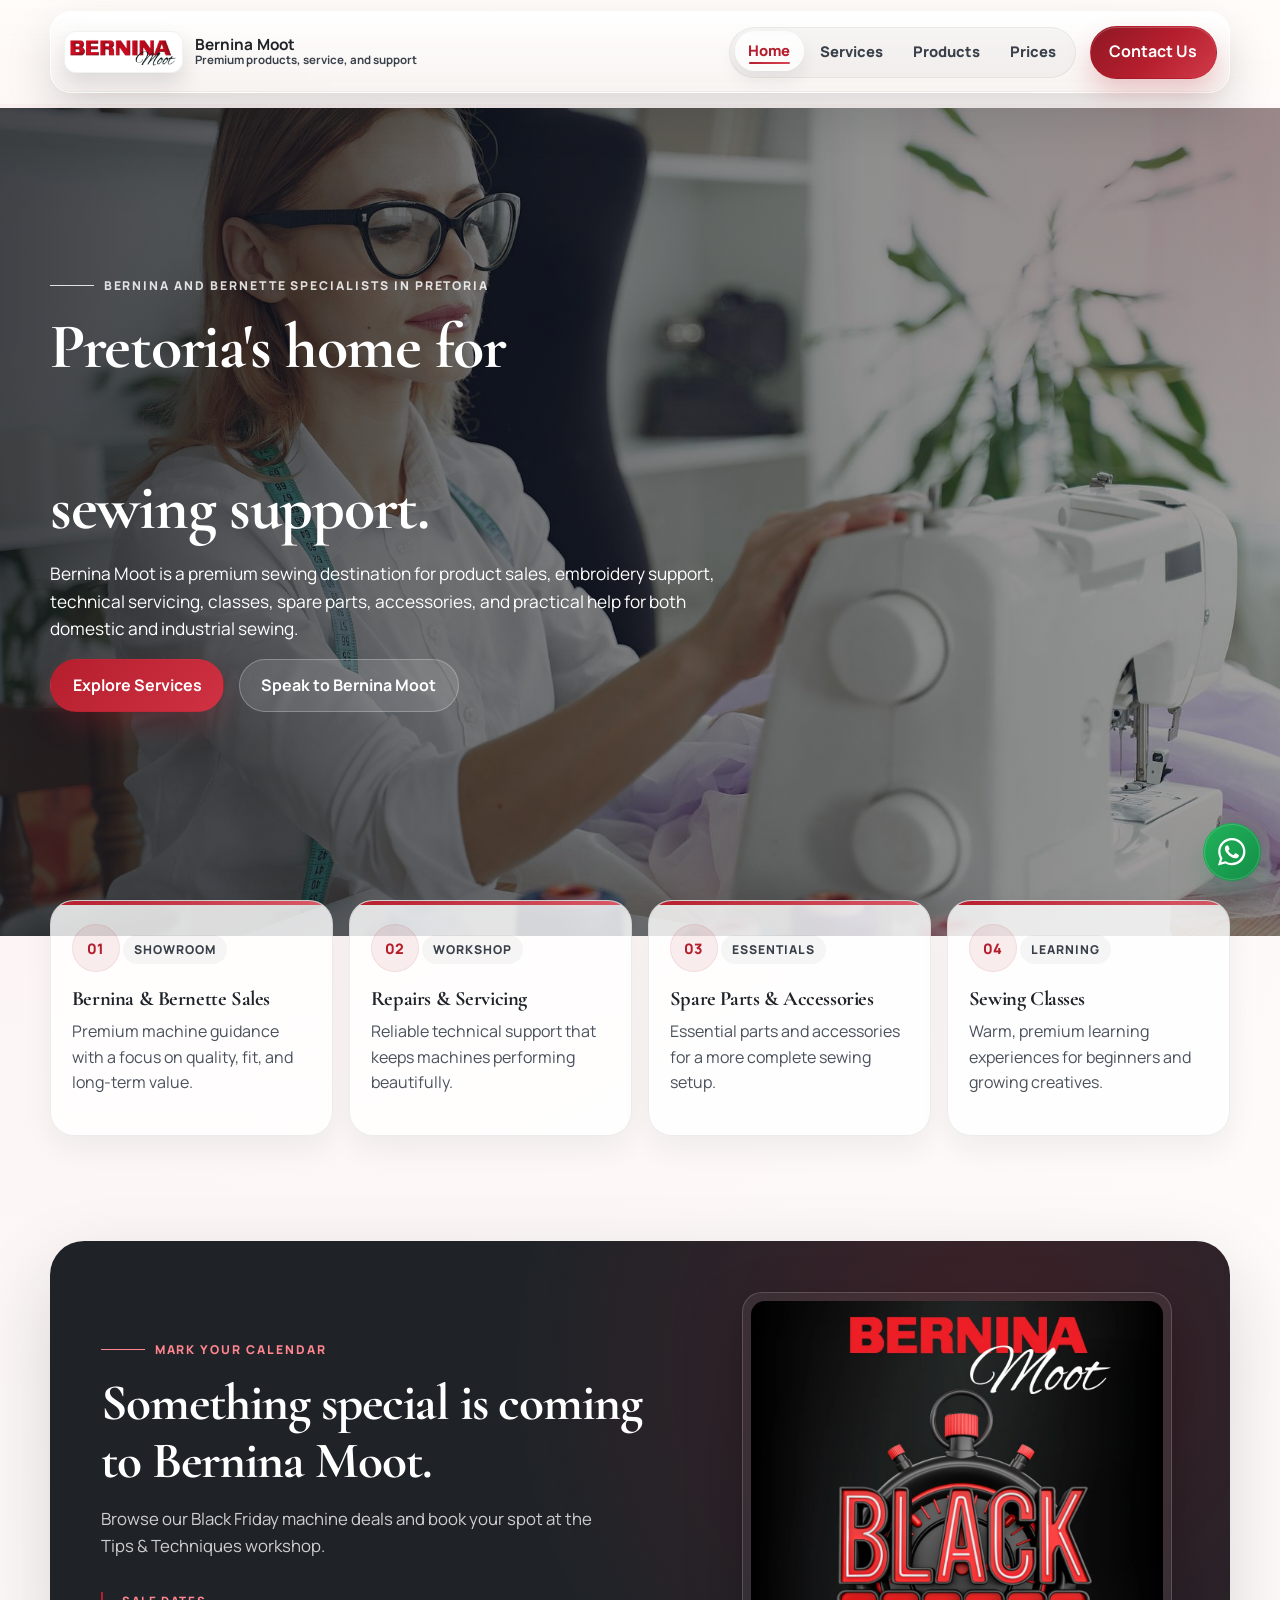
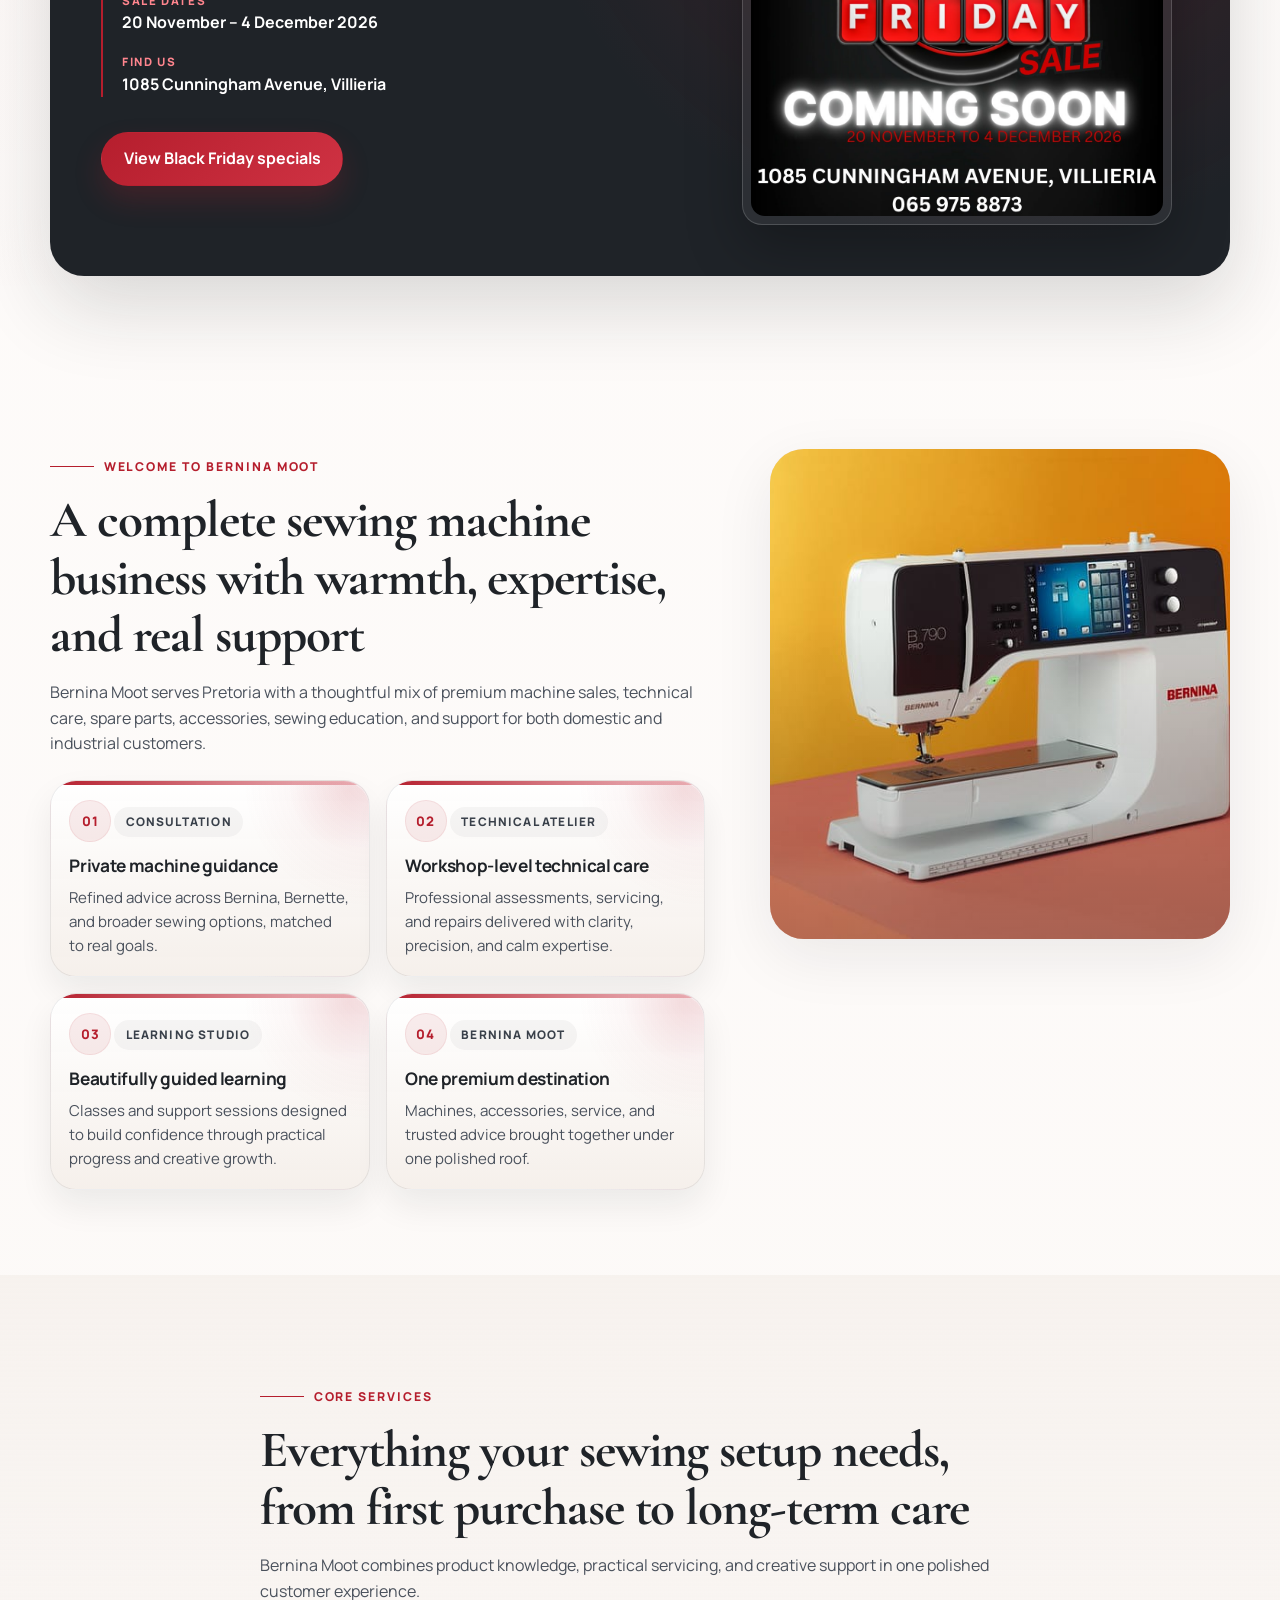
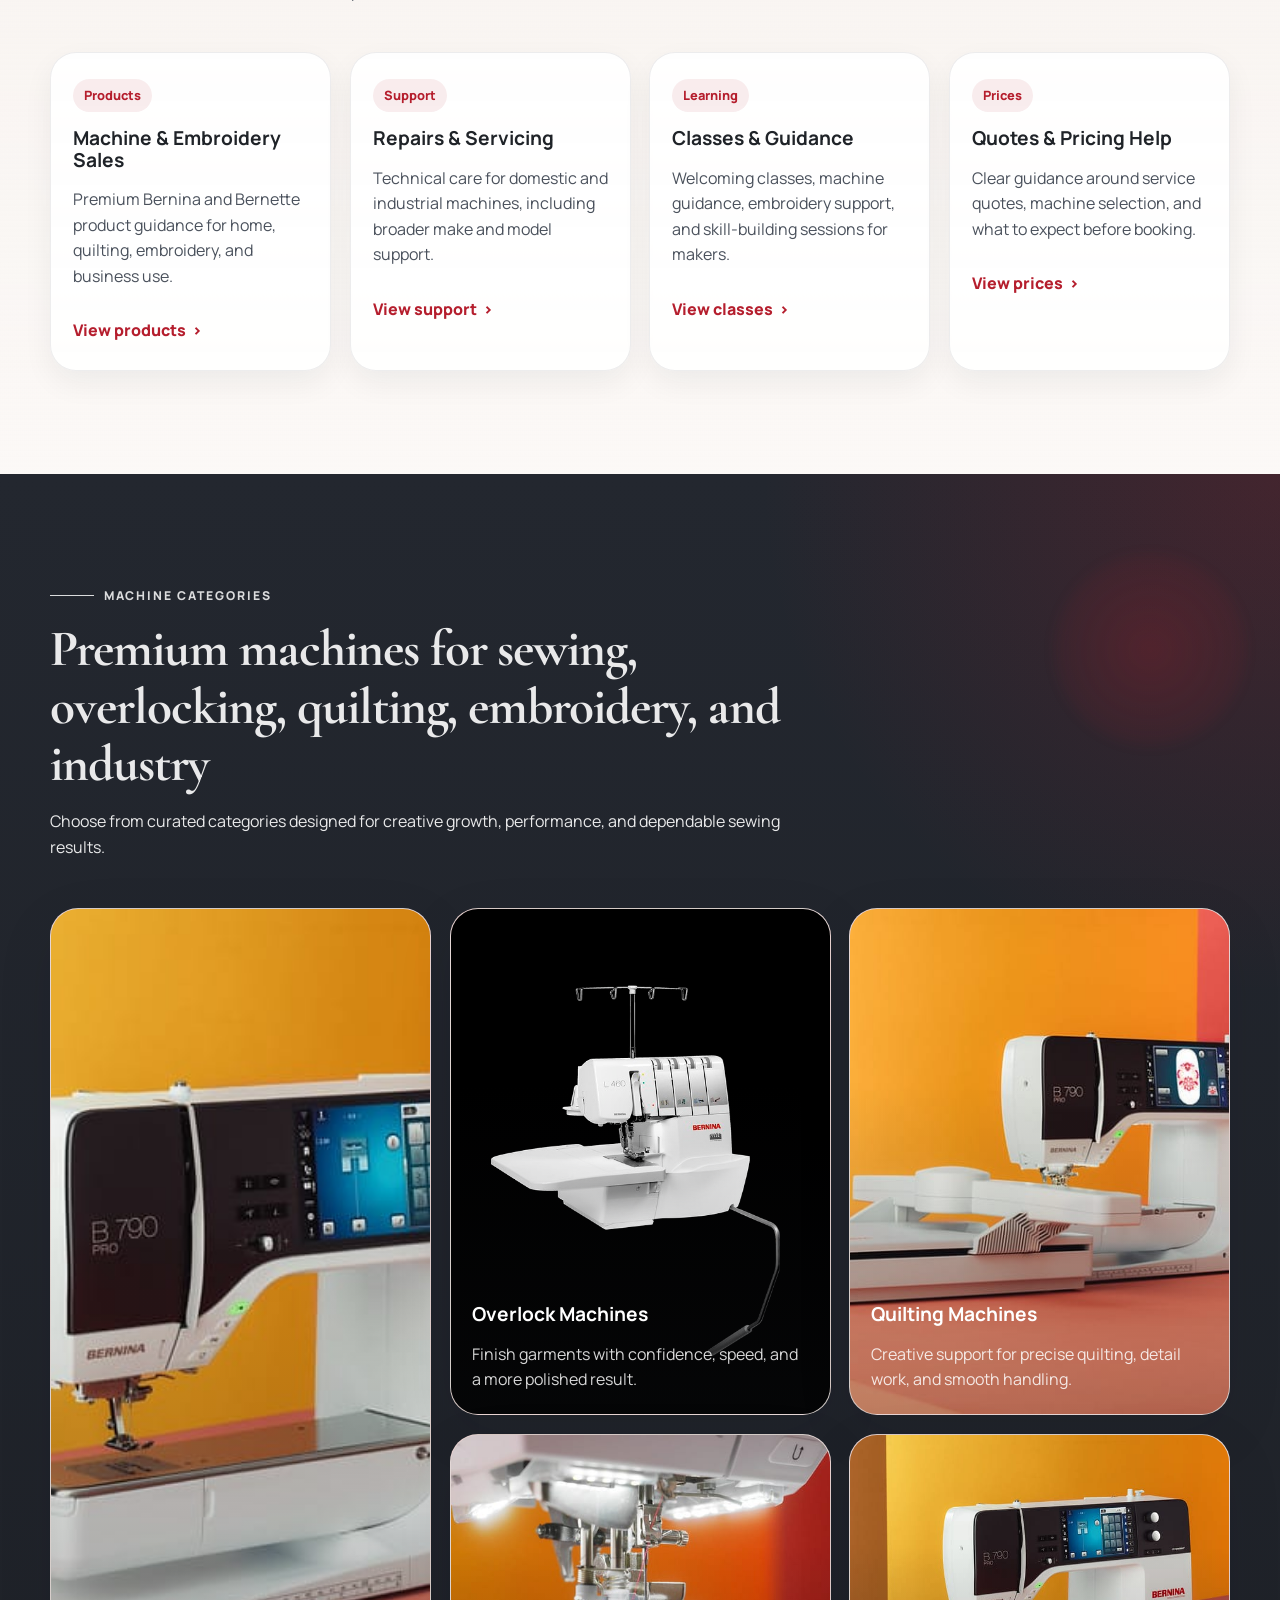
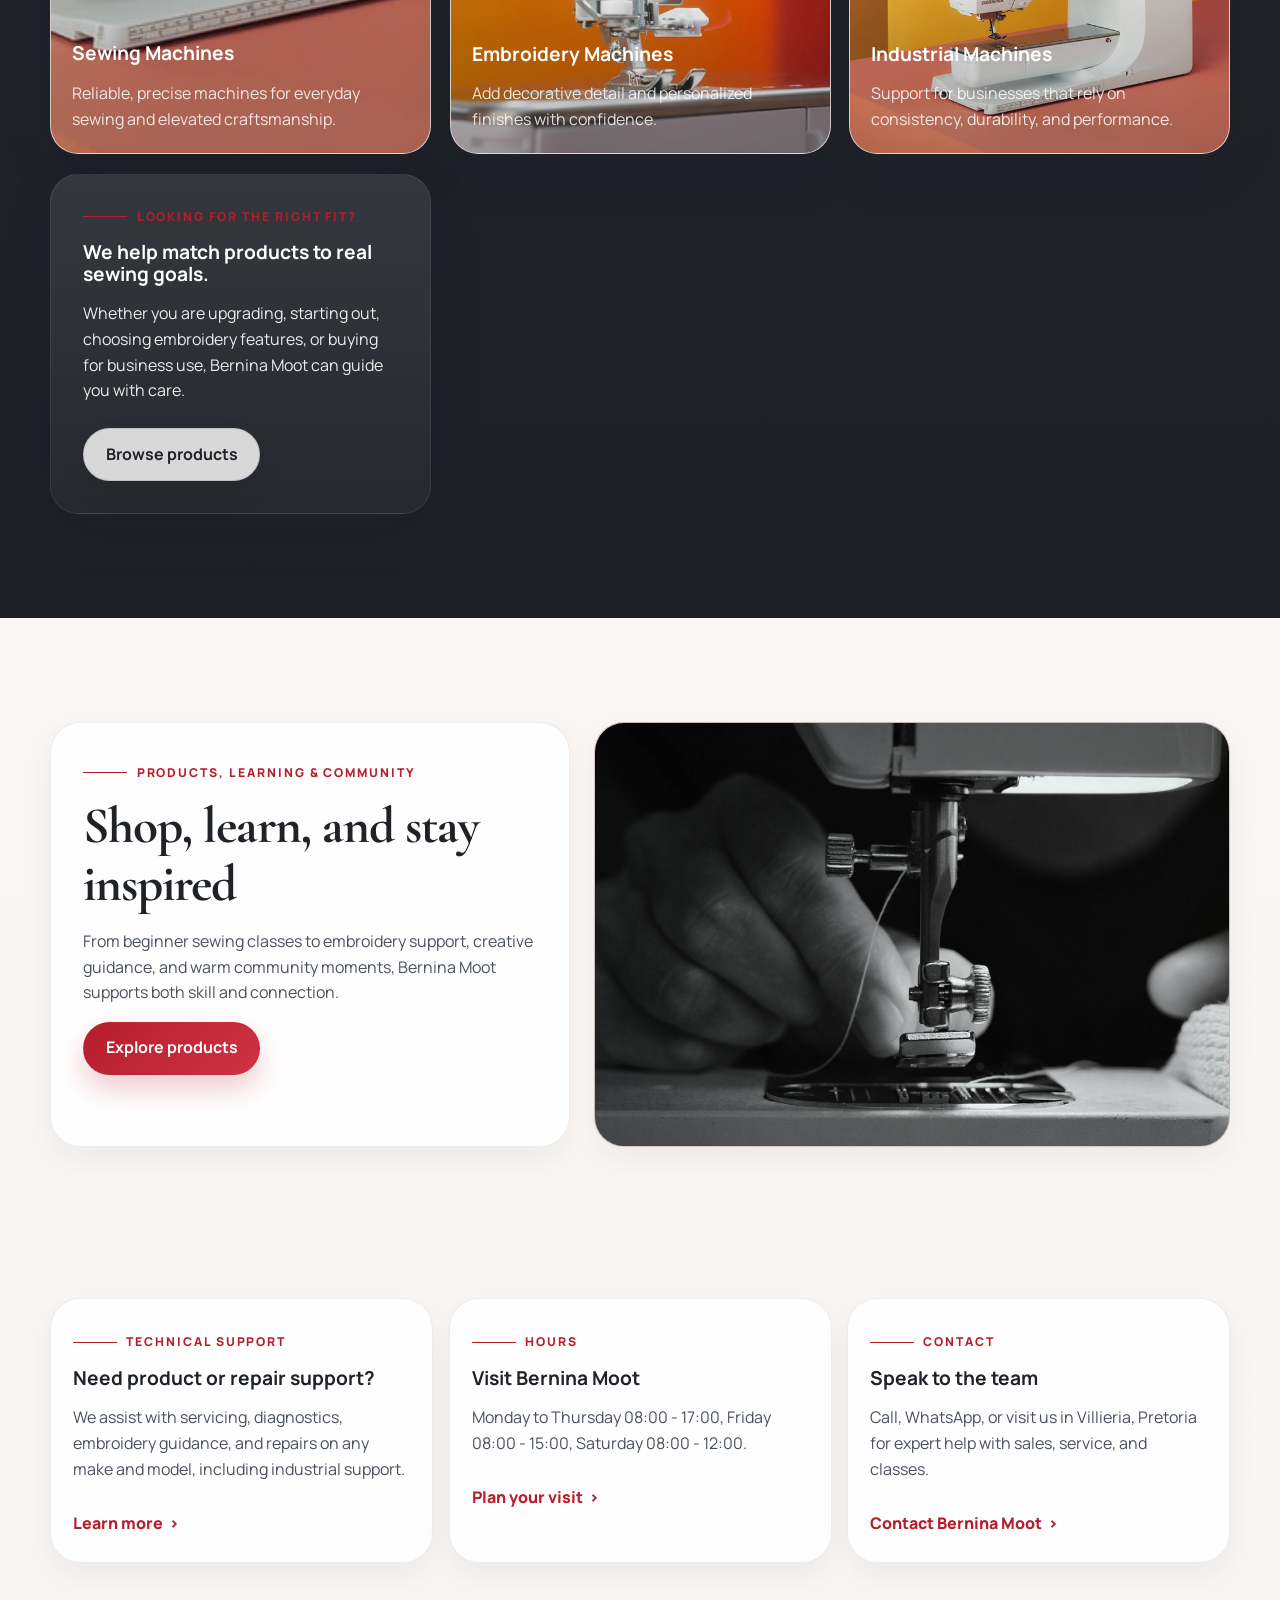
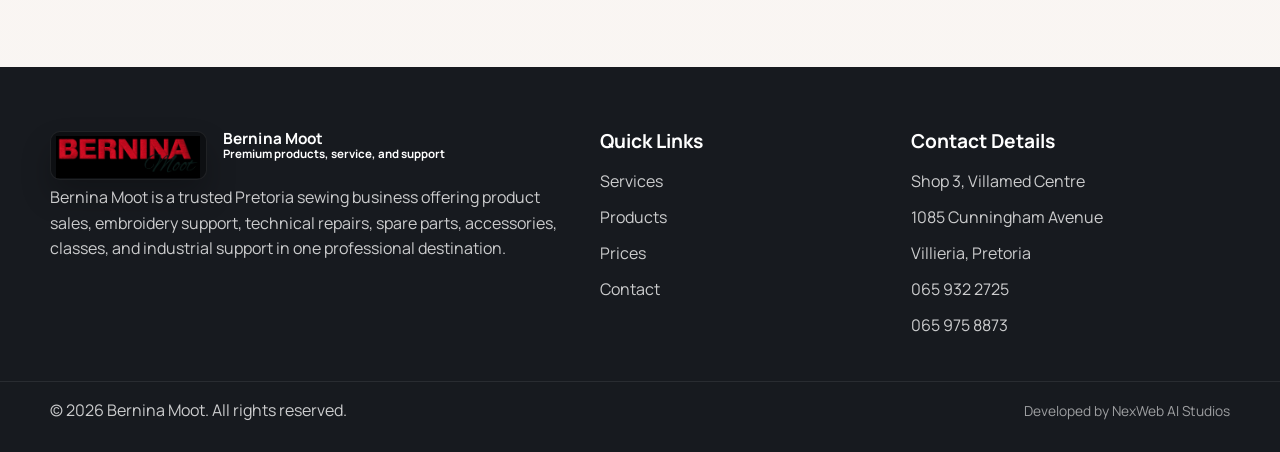
<file: index.html>
<!DOCTYPE html>
<html lang="en">
    <head>
        <meta charset="UTF-8">
        <meta name="viewport" content="width=device-width, initial-scale=1.0">
        <meta
            name="description"
            content="Bernina Moot offers premium sewing products, embroidery support, repairs, classes, spare parts, and sewing expertise in Pretoria."
        >
        <meta name="theme-color" content="#b51e2d">
        <meta name="robots" content="index, follow">
        <link rel="canonical" href="https://berninamoot.co.za/">
        <meta property="og:type" content="website">
        <meta property="og:site_name" content="Bernina Moot">
        <meta property="og:title" content="Bernina Moot | Premium Sewing Machine Specialists in Pretoria">
        <meta property="og:description" content="Bernina Moot offers premium sewing products, embroidery support, repairs, classes, spare parts, and sewing expertise in Pretoria.">
        <meta property="og:url" content="https://berninamoot.co.za/">
        <meta property="og:image" content="https://berninamoot.co.za/assets/images/light%20logo.jpeg">
        <meta property="og:image:alt" content="Bernina Moot logo">
        <meta property="og:image:width" content="1366">
        <meta property="og:image:height" content="360">
        <meta name="twitter:card" content="summary_large_image">
        <meta name="twitter:title" content="Bernina Moot | Premium Sewing Machine Specialists in Pretoria">
        <meta name="twitter:description" content="Bernina Moot offers premium sewing products, embroidery support, repairs, classes, spare parts, and sewing expertise in Pretoria.">
        <meta name="twitter:image" content="https://berninamoot.co.za/assets/images/light%20logo.jpeg">
        <meta name="twitter:image:alt" content="Bernina Moot logo">
        <title>
            Bernina Moot | Premium Sewing Machine Specialists in Pretoria
        </title>
        <link rel="icon" type="image/svg+xml" href="/favicon.svg">
        <link rel="shortcut icon" href="/favicon.svg">
        <link rel="apple-touch-icon" href="https://berninamoot.co.za/assets/images/light%20logo.jpeg">
        <link rel="manifest" href="/site.webmanifest">
        <link rel="preconnect" href="https://fonts.googleapis.com">
        <link rel="preconnect" href="https://fonts.gstatic.com" crossorigin>
        <link
            href="https://fonts.googleapis.com/css2?family=Manrope:wght@400;500;600;700;800&family=Cormorant+Garamond:wght@600;700&display=swap"
            rel="stylesheet"
        >
        <link rel="stylesheet" href="assets/css/style.css">
        <script type="application/ld+json">
            {
                "@context": "https://schema.org",
                "@type": "LocalBusiness",
                "@id": "https://berninamoot.co.za/#business",
                "name": "Bernina Moot",
                "url": "https://berninamoot.co.za/",
                "image": "https://berninamoot.co.za/assets/images/light%20logo.jpeg",
                "logo": "https://berninamoot.co.za/favicon.svg",
                "description": "Bernina Moot is a Pretoria sewing business offering sewing machine products, embroidery support, repairs, spare parts, accessories, classes, and practical machine guidance.",
                "telephone": [
                    "+27659322725",
                    "+27659758873"
                ],
                "address": {
                    "@type": "PostalAddress",
                    "streetAddress": "Shop 3, Villamed Centre, 1085 Cunningham Avenue",
                    "addressLocality": "Villieria",
                    "addressRegion": "Pretoria",
                    "addressCountry": "ZA"
                },
                "areaServed": {
                    "@type": "City",
                    "name": "Pretoria"
                },
                "hasOfferCatalog": {
                    "@type": "OfferCatalog",
                    "name": "Bernina Moot products and services",
                    "itemListElement": [
                        {
                            "@type": "Offer",
                            "itemOffered": {
                                "@type": "Service",
                                "name": "Sewing machine sales and product guidance"
                            }
                        },
                        {
                            "@type": "Offer",
                            "itemOffered": {
                                "@type": "Service",
                                "name": "Machine repairs and servicing"
                            }
                        },
                        {
                            "@type": "Offer",
                            "itemOffered": {
                                "@type": "Service",
                                "name": "Embroidery support, classes, parts, and accessories"
                            }
                        }
                    ]
                }
            }
        </script>
    </head>
    <body>
        <!-- Floating action buttons -->
        <a
            class="floating-whatsapp"
            href="https://wa.me/27659322725?text=Hello%20Bernina%20Moot%2C%20I%20would%20like%20to%20enquire%20about%20your%20machines%20%2F%20services."
            target="_blank"
            rel="noopener noreferrer"
            aria-label="Chat with Bernina Moot on WhatsApp"
        >
            <span class="floating-whatsapp__tooltip">
                Chat on WhatsApp
            </span>
            <span class="floating-whatsapp__icon" aria-hidden="true">
                <svg viewBox="0 0 24 24" role="presentation">
                    <path
                        d="
                            M20.52 3.48A11.86 11.86 0 0 0 12.04 0C5.5 0 .17 5.32.17 11.88
                            c0 2.09.54 4.13 1.57 5.93L0 24l6.35-1.66a11.8 11.8 0 0 0 5.69 1.45h.01
                            c6.55 0 11.88-5.33 11.88-11.89 0-3.17-1.24-6.15-3.41-8.42zm-8.48 18.3h-.01
                            a9.86 9.86 0 0 1-5.03-1.38l-.36-.21-3.77.99 1-3.68-.24-.38a9.86 9.86 0 0 1-1.51-5.26
                            c0-5.45 4.44-9.89 9.9-9.89 2.64 0 5.12 1.03 6.98 2.9a9.83 9.83 0 0 1 2.9 6.99
                            c0 5.46-4.44 9.9-9.89 9.9zm5.43-7.41c-.3-.15-1.77-.87-2.04-.97-.27-.1-.47-.15-.67.15
                            s-.77.97-.94 1.17c-.17.2-.35.22-.64.08-.3-.15-1.25-.46-2.39-1.47-.88-.78-1.48-1.74-1.65-2.03
                            -.17-.3-.02-.46.13-.61.13-.13.3-.35.45-.52.15-.17.2-.3.3-.5.1-.2.05-.37-.02-.52
                            -.08-.15-.67-1.61-.92-2.2-.24-.58-.48-.5-.67-.51h-.57c-.2 0-.52.08-.8.37
                            s-1.05 1.03-1.05 2.5c0 1.47 1.08 2.89 1.23 3.09.15.2 2.12 3.23 5.13 4.53
                            .72.31 1.28.5 1.72.63.72.23 1.38.2 1.9.12.58-.09 1.77-.72 2.02-1.42
                            .25-.7.25-1.3.17-1.42-.08-.12-.27-.2-.57-.35z
                        "
                        fill="currentColor"
                    >
                    </path>
                </svg>
            </span>
        </a>
        <button class="back-to-top" type="button" aria-label="Back to top">
            <span aria-hidden="true">
                &uarr;
            </span>
        </button>
        <!-- Shared site header -->
        <header class="site-header" id="top">
            <div class="container header__inner">
                <a class="logo" href="index.html" aria-label="Bernina Moot home">
                    <span class="logo__mark"><img src="assets/images/light%20logo.jpeg" alt="" aria-hidden="true"></span>
                    <span class="logo__text">
                        <strong>
                            Bernina Moot
                        </strong>
                        <small>
                            Premium products, service, and support
                        </small>
                    </span>
                </a>
                <nav class="main-nav" aria-label="Primary navigation">
                    <button
                        class="nav-toggle"
                        type="button"
                        aria-expanded="false"
                        aria-controls="primary-menu"
                        aria-label="Open navigation menu"
                    >
                        <span>
                        </span>
                        <span>
                        </span>
                        <span>
                        </span>
                    </button>
                    <div class="nav-panel" id="primary-menu">
                        <ul class="nav-links">
                            <li>
                                <a href="index.html" class="nav-link active">
                                    Home
                                </a>
                            </li>
                            <li>
                                <a href="services.html" class="nav-link">
                                    Services
                                </a>
                            </li>
                            <li>
                                <a href="products.html" class="nav-link">
                                    Products
                                </a>
                            </li>
                            <li>
                                <a href="prices.html" class="nav-link">
                                    Prices
                                </a>
                            </li>
                        </ul>
                        <a class="button button--primary header__cta" href="contact.html">
                            Contact Us
                        </a>
                    </div>
                </nav>
            </div>
        </header>
        <main>
            <!-- Home hero -->
            <section
                class="hero hero--background"
                style="--hero-position: center 34%; --hero-position-mobile: center 26%;"
            >
                <div
                    class="hero__background-image"
                    style="background-image: url('assets/images/hero/hero-background.jpg');"
                >
                </div>
                <div class="hero__background-overlay">
                </div>
                <div class="container hero__content-shell">
                    <div class="hero__content hero__content--wide hero__content--raised" data-reveal="up">
                        <p class="eyebrow eyebrow--light">
                            Bernina and Bernette specialists in Pretoria
                        </p>
                        <h1>
                            Pretoria's home for
                            <span
                                class="typed-word typed-word--headline"
                                data-words="Expert,Creative,Confident,Premium"
                            >
                                Expert
                            </span>
                            <span class="hero__headline-break">
                                sewing support.
                            </span>
                        </h1>
                        <p class="hero__lead hero__lead--light">
                            Bernina Moot is a premium sewing destination for product sales, embroidery
                            support, technical servicing, classes, spare parts, accessories, and practical
                            help for both domestic and industrial sewing.
                        </p>
                        <div class="hero__actions">
                            <a class="button button--primary" href="services.html">
                                Explore Services
                            </a>
                            <a class="button button--secondary button--soft-light" href="contact.html">
                                Speak to Bernina Moot
                            </a>
                        </div>
                    </div>
                </div>
            </section>
            <!-- Quick trust highlights -->
            <section class="trust-strip trust-strip--lifted" data-reveal="section">
                <div class="container trust-strip__grid">
                    <article class="trust-item" data-reveal="up">
                        <span class="trust-item__icon">
                            01
                        </span>
                        <span class="trust-item__label">
                            Showroom
                        </span>
                        <h2>
                            Bernina & Bernette Sales
                        </h2>
                        <p>
                            Premium machine guidance with a focus on quality, fit, and long-term value.
                        </p>
                    </article>
                    <article class="trust-item" data-reveal="up">
                        <span class="trust-item__icon">
                            02
                        </span>
                        <span class="trust-item__label">
                            Workshop
                        </span>
                        <h2>
                            Repairs & Servicing
                        </h2>
                        <p>
                            Reliable technical support that keeps machines performing beautifully.
                        </p>
                    </article>
                    <article class="trust-item" data-reveal="up">
                        <span class="trust-item__icon">
                            03
                        </span>
                        <span class="trust-item__label">
                            Essentials
                        </span>
                        <h2>
                            Spare Parts & Accessories
                        </h2>
                        <p>
                            Essential parts and accessories for a more complete sewing setup.
                        </p>
                    </article>
                    <article class="trust-item" data-reveal="up">
                        <span class="trust-item__icon">
                            04
                        </span>
                        <span class="trust-item__label">
                            Learning
                        </span>
                        <h2>
                            Sewing Classes
                        </h2>
                        <p>
                            Warm, premium learning experiences for beginners and growing creatives.
                        </p>
                    </article>
                </div>
            </section>
            <!-- Black Friday 2026 promotion -->
            <section class="black-friday" aria-labelledby="black-friday-title" data-reveal="section">
                <div class="container black-friday__layout">
                    <div class="black-friday__content" data-reveal="up">
                        <p class="eyebrow black-friday__eyebrow">Mark your calendar</p>
                        <h2 id="black-friday-title">Something special is coming to Bernina Moot.</h2>
                        <p class="black-friday__intro">
                            Browse our Black Friday machine deals and book your spot at the Tips &amp; Techniques workshop.
                        </p>
                        <div class="black-friday__details">
                            <div>
                                <span>Sale dates</span>
                                <strong>20 November – 4 December 2026</strong>
                            </div>
                            <div>
                                <span>Find us</span>
                                <strong>1085 Cunningham Avenue, Villieria</strong>
                            </div>
                        </div>
                        <a class="button button--primary" href="specials.html">View Black Friday specials</a>
                    </div>
                    <div class="black-friday__artwork" data-reveal="up">
                        <img
                            src="assets/images/specials/black-friday-2026.jpeg"
                            alt="Bernina Moot Black Friday sale, coming 20 November to 4 December 2026 at 1085 Cunningham Avenue, Villieria. Call 065 975 8873."
                            width="1080"
                            height="1350"
                            loading="lazy"
                            decoding="async"
                        >
                    </div>
                </div>
            </section>
            <!-- About preview -->
            <section class="section section--about-preview" data-reveal="section">
                <div class="container about__grid">
                    <div class="about__content" data-reveal="up">
                        <p class="eyebrow">
                            Welcome to Bernina Moot
                        </p>
                        <h2>
                            A complete sewing machine business with warmth, expertise, and real support
                        </h2>
                        <p>
                            Bernina Moot serves Pretoria with a thoughtful mix of premium machine sales,
                            technical care, spare parts, accessories, sewing education, and support for both
                            domestic and industrial customers.
                        </p>
                        <div class="about__highlights">
                            <article class="mini-card">
                                <span class="mini-card__index">
                                    01
                                </span>
                                <span class="mini-card__label">
                                    Consultation
                                </span>
                                <strong>
                                    Private machine guidance
                                </strong>
                                <span>
                                    Refined advice across Bernina, Bernette, and broader sewing options,
                                    matched to real goals.
                                </span>
                            </article>
                            <article class="mini-card">
                                <span class="mini-card__index">
                                    02
                                </span>
                                <span class="mini-card__label">
                                    Technical Atelier
                                </span>
                                <strong>
                                    Workshop-level technical care
                                </strong>
                                <span>
                                    Professional assessments, servicing, and repairs delivered with clarity,
                                    precision, and calm expertise.
                                </span>
                            </article>
                            <article class="mini-card">
                                <span class="mini-card__index">
                                    03
                                </span>
                                <span class="mini-card__label">
                                    Learning Studio
                                </span>
                                <strong>
                                    Beautifully guided learning
                                </strong>
                                <span>
                                    Classes and support sessions designed to build confidence through
                                    practical progress and creative growth.
                                </span>
                            </article>
                            <article class="mini-card">
                                <span class="mini-card__index">
                                    04
                                </span>
                                <span class="mini-card__label">
                                    Bernina Moot
                                </span>
                                <strong>
                                    One premium destination
                                </strong>
                                <span>
                                    Machines, accessories, service, and trusted advice brought together under
                                    one polished roof.
                                </span>
                            </article>
                        </div>
                    </div>
                    <div class="about__visual" data-reveal="left">
                        <div class="image-frame">
                            <img
                                class="image-frame__image image-frame__image--home-machine"
                                src="assets/images/machine3.jpeg"
                                alt="Bernina sewing machine displayed on a warm studio backdrop"
                            >
                        </div>
                    </div>
                </div>
            </section>
            <!-- Services preview -->
            <section class="section services" data-reveal="section">
                <div class="container section-heading" data-reveal="up">
                    <p class="eyebrow">
                        Core Services
                    </p>
                    <h2>
                        Everything your sewing setup needs, from first purchase to long-term care
                    </h2>
                    <p>
                        Bernina Moot combines product knowledge, practical servicing, and creative support in
                        one polished customer experience.
                    </p>
                </div>
                <div class="container services__grid services__grid--four">
                    <article class="service-card" data-reveal="up">
                        <span class="service-card__badge">
                            Products
                        </span>
                        <h3>
                            Machine & Embroidery Sales
                        </h3>
                        <p>
                            Premium Bernina and Bernette product guidance for home, quilting, embroidery, and
                            business use.
                        </p>
                        <a class="text-link" href="products.html">
                            View products
                        </a>
                    </article>
                    <article class="service-card" data-reveal="up">
                        <span class="service-card__badge">
                            Support
                        </span>
                        <h3>
                            Repairs & Servicing
                        </h3>
                        <p>
                            Technical care for domestic and industrial machines, including broader make and
                            model support.
                        </p>
                        <a class="text-link" href="products.html">
                            View support
                        </a>
                    </article>
                    <article class="service-card" data-reveal="up">
                        <span class="service-card__badge">
                            Learning
                        </span>
                        <h3>
                            Classes & Guidance
                        </h3>
                        <p>
                            Welcoming classes, machine guidance, embroidery support, and skill-building
                            sessions for makers.
                        </p>
                        <a class="text-link" href="products.html">
                            View classes
                        </a>
                    </article>
                    <article class="service-card" data-reveal="up">
                        <span class="service-card__badge">
                            Prices
                        </span>
                        <h3>
                            Quotes & Pricing Help
                        </h3>
                        <p>
                            Clear guidance around service quotes, machine selection, and what to expect before
                            booking.
                        </p>
                        <a class="text-link" href="prices.html">
                            View prices
                        </a>
                    </article>
                </div>
            </section>
            <!-- Machine categories preview -->
            <section class="section products" data-reveal="section">
                <div class="container products__shell">
                    <div class="section-heading section-heading--light" data-reveal="up">
                        <p class="eyebrow">
                            Machine Categories
                        </p>
                        <h2>
                            Premium machines for sewing, overlocking, quilting, embroidery, and industry
                        </h2>
                        <p>
                            Choose from curated categories designed for creative growth, performance, and
                            dependable sewing results.
                        </p>
                    </div>
                    <div class="products__grid">
                        <article class="product-card product-card--tall" data-reveal="up">
                            <img
                                class="product-card__image product-card__image--machine"
                                src="assets/images/machine3.jpeg"
                                alt="Bernina sewing machine displayed on a warm studio backdrop"
                            >
                            <div class="product-card__content">
                                <h3>
                                    Sewing Machines
                                </h3>
                                <p>
                                    Reliable, precise machines for everyday sewing and elevated craftsmanship.
                                </p>
                            </div>
                        </article>
                        <article class="product-card" data-reveal="up">
                            <img
                                class="product-card__image product-card__image--overlocker"
                                src="assets/images/machine1.jpeg"
                                alt="Bernina overlock machine displayed on a black background"
                            >
                            <div class="product-card__content">
                                <h3>
                                    Overlock Machines
                                </h3>
                                <p>
                                    Finish garments with confidence, speed, and a more polished result.
                                </p>
                            </div>
                        </article>
                        <article class="product-card" data-reveal="up">
                            <img
                                class="product-card__image product-card__image--wide-machine"
                                src="assets/images/machine2.jpeg"
                                alt="Bernina machine with extended work table for quilting and larger sewing projects"
                            >
                            <div class="product-card__content">
                                <h3>
                                    Quilting Machines
                                </h3>
                                <p>
                                    Creative support for precise quilting, detail work, and smooth handling.
                                </p>
                            </div>
                        </article>
                        <article class="product-card" data-reveal="up">
                            <img
                                class="product-card__image product-card__image--detail"
                                src="assets/images/machine4.jpeg"
                                alt="Close-up of a Bernina needle and presser foot for detailed stitching"
                            >
                            <div class="product-card__content">
                                <h3>
                                    Embroidery Machines
                                </h3>
                                <p>
                                    Add decorative detail and personalized finishes with confidence.
                                </p>
                            </div>
                        </article>
                        <article class="product-card" data-reveal="up">
                            <img
                                class="product-card__image product-card__image--machine"
                                src="assets/images/machine3.jpeg"
                                alt="Bernina sewing machine suited to dependable professional sewing work"
                            >
                            <div class="product-card__content">
                                <h3>
                                    Industrial Machines
                                </h3>
                                <p>
                                    Support for businesses that rely on consistency, durability, and
                                    performance.
                                </p>
                            </div>
                        </article>
                        <article class="product-callout" data-reveal="left">
                            <p class="eyebrow">
                                Looking for the right fit?
                            </p>
                            <h3>
                                We help match products to real sewing goals.
                            </h3>
                            <p>
                                Whether you are upgrading, starting out, choosing embroidery features, or
                                buying for business use, Bernina Moot can guide you with care.
                            </p>
                            <a class="button button--secondary" href="products.html">
                                Browse products
                            </a>
                        </article>
                    </div>
                </div>
            </section>
            <!-- Learning callout -->
            <section class="section" data-reveal="section">
                <div class="container split-callout">
                    <div class="split-callout__panel" data-reveal="up">
                        <p class="eyebrow">
                            Products, Learning & Community
                        </p>
                        <h2>
                            Shop, learn, and stay inspired
                        </h2>
                        <p>
                            From beginner sewing classes to embroidery support, creative guidance, and warm
                            community moments, Bernina Moot supports both skill and connection.
                        </p>
                        <a class="button button--primary" href="products.html">
                            Explore products
                        </a>
                    </div>
                    <div class="split-callout__image" data-reveal="left">
                        <img
                            src="assets/images/gallery/class-2.jpg"
                            alt="Sewing class with a teacher helping students learn practically"
                        >
                    </div>
                </div>
            </section>
            <!-- Support and contact highlights -->
            <section class="section section--tight" data-reveal="section">
                <div class="container contact-preview">
                    <article class="info-card" data-reveal="up">
                        <p class="eyebrow">
                            Technical Support
                        </p>
                        <h3>
                            Need product or repair support?
                        </h3>
                        <p>
                            We assist with servicing, diagnostics, embroidery guidance, and repairs on any
                            make and model, including industrial support.
                        </p>
                        <a class="text-link" href="products.html">
                            Learn more
                        </a>
                    </article>
                    <article class="info-card" data-reveal="up">
                        <p class="eyebrow">
                            Hours
                        </p>
                        <h3>
                            Visit Bernina Moot
                        </h3>
                        <p>
                            Monday to Thursday 08:00 - 17:00, Friday 08:00 - 15:00, Saturday 08:00 - 12:00.
                        </p>
                        <a class="text-link" href="contact.html">
                            Plan your visit
                        </a>
                    </article>
                    <article class="info-card" data-reveal="up">
                        <p class="eyebrow">
                            Contact
                        </p>
                        <h3>
                            Speak to the team
                        </h3>
                        <p>
                            Call, WhatsApp, or visit us in Villieria, Pretoria for expert help with sales,
                            service, and classes.
                        </p>
                        <a class="text-link" href="contact.html">
                            Contact Bernina Moot
                        </a>
                    </article>
                </div>
            </section>
        </main>
        <!-- Shared site footer -->
        <footer class="site-footer">
            <div class="container footer__grid">
                <div class="footer__brand">
                    <a class="logo logo--footer" href="index.html" aria-label="Bernina Moot home">
                        <span class="logo__mark"><img src="assets/images/dark%20logo.jpeg" alt="" aria-hidden="true"></span>
                        <span class="logo__text">
                            <strong>
                                Bernina Moot
                            </strong>
                            <small>
                                Premium products, service, and support
                            </small>
                        </span>
                    </a>
                    <p>
                        Bernina Moot is a trusted Pretoria sewing business offering product sales, embroidery
                        support, technical repairs, spare parts, accessories, classes, and industrial support
                        in one professional destination.
                    </p>
                </div>
                <div class="footer__links">
                    <h3>
                        Quick Links
                    </h3>
                    <ul>
                        <li>
                            <a href="services.html">
                                Services
                            </a>
                        </li>
                        <li>
                            <a href="products.html">
                                Products
                            </a>
                        </li>
                        <li>
                            <a href="prices.html">
                                Prices
                            </a>
                        </li>
                        <li>
                            <a href="contact.html">
                                Contact
                            </a>
                        </li>
                    </ul>
                </div>
                <div class="footer__contact">
                    <h3>
                        Contact Details
                    </h3>
                    <p>
                        Shop 3, Villamed Centre
                    </p>
                    <p>
                        1085 Cunningham Avenue
                    </p>
                    <p>
                        Villieria, Pretoria
                    </p>
                    <p>
                        <a href="tel:+27659322725">
                            065 932 2725
                        </a>
                    </p>
                    <p>
                        <a href="tel:+27659758873">
                            065 975 8873
                        </a>
                    </p>
                </div>
            </div>
            <div class="footer__bottom">
                <div class="container">
                    <p>
                        &copy;
                        <span id="currentYear">
                        </span>
                        Bernina Moot. All rights reserved.
                    </p>
                    <a class="footer__credit" href="https://nxwbstudios.co.za" target="_blank" rel="noopener">
                        Developed by NexWeb AI Studios
                    </a>
                </div>
            </div>
        </footer>
        <script src="assets/js/script.js">
        </script>
    </body>
</html>
</file>
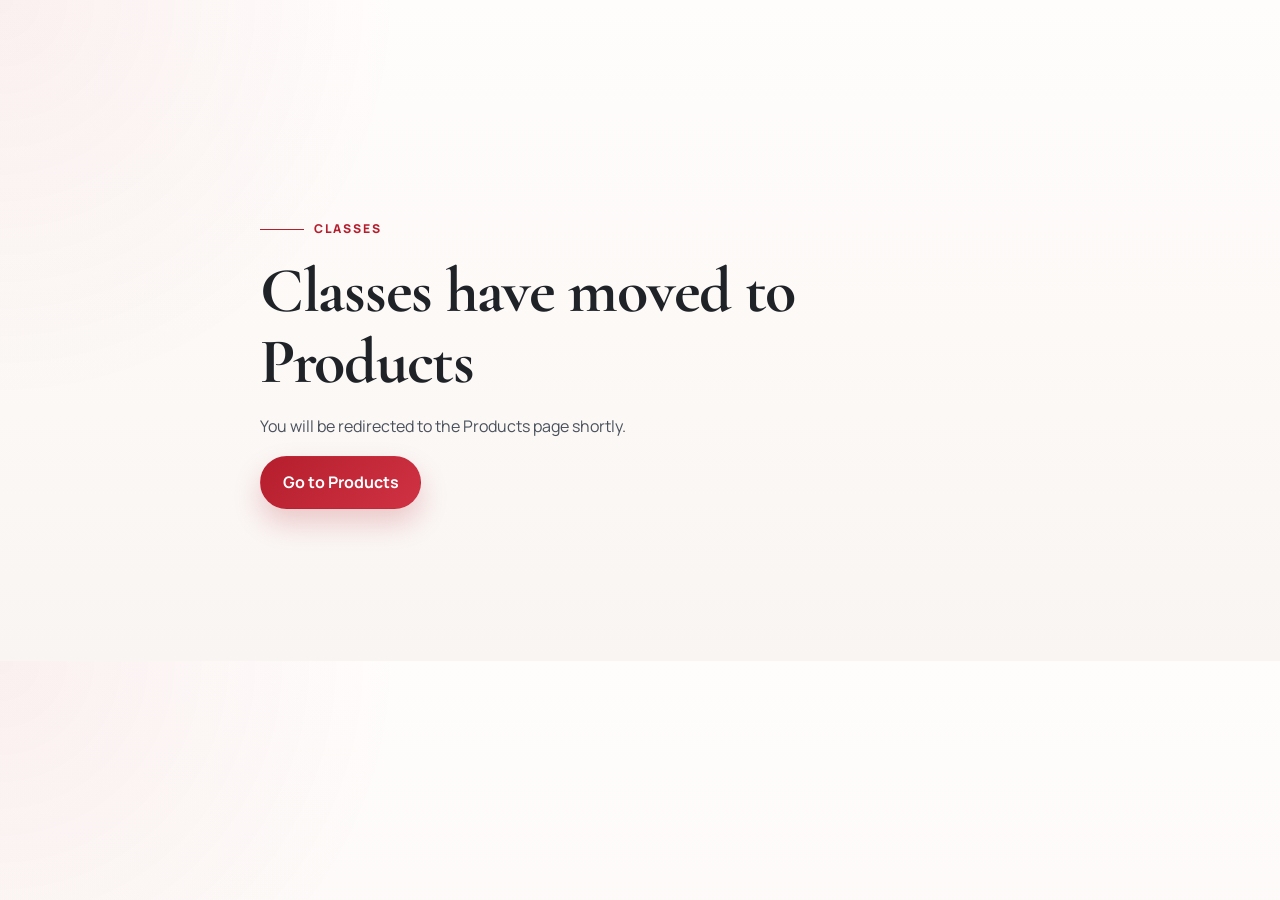
<file: classes.html>
<!DOCTYPE html>
<html lang="en">
    <head>
        <meta charset="UTF-8">
        <meta name="viewport" content="width=device-width, initial-scale=1.0">
        <meta
            name="description"
            content="Bernina Moot classes, embroidery guidance, and product support now live together on the Products page."
        >
        <meta name="theme-color" content="#b51e2d">
        <meta name="robots" content="noindex, follow">
        <link rel="canonical" href="https://berninamoot.co.za/products.html">
        <meta http-equiv="refresh" content="2; url=products.html">
        <title>Classes | Bernina Moot</title>
        <link rel="icon" type="image/svg+xml" href="/favicon.svg">
        <link rel="shortcut icon" href="/favicon.svg">
        <link rel="manifest" href="/site.webmanifest">
        <link rel="preconnect" href="https://fonts.googleapis.com">
        <link rel="preconnect" href="https://fonts.gstatic.com" crossorigin>
        <link
            href="https://fonts.googleapis.com/css2?family=Manrope:wght@400;500;600;700;800&family=Cormorant+Garamond:wght@600;700&display=swap"
            rel="stylesheet"
        >
        <link rel="stylesheet" href="assets/css/style.css">
    </head>
    <body>
        <main class="section">
            <div class="container section-heading">
                <p class="eyebrow">Classes</p>
                <h1>Classes have moved to Products</h1>
                <p>You will be redirected to the Products page shortly.</p>
                <a class="button button--primary" href="products.html">Go to Products</a>
            </div>
        </main>
        <script src="assets/js/script.js"></script>
    </body>
</html>
</file>
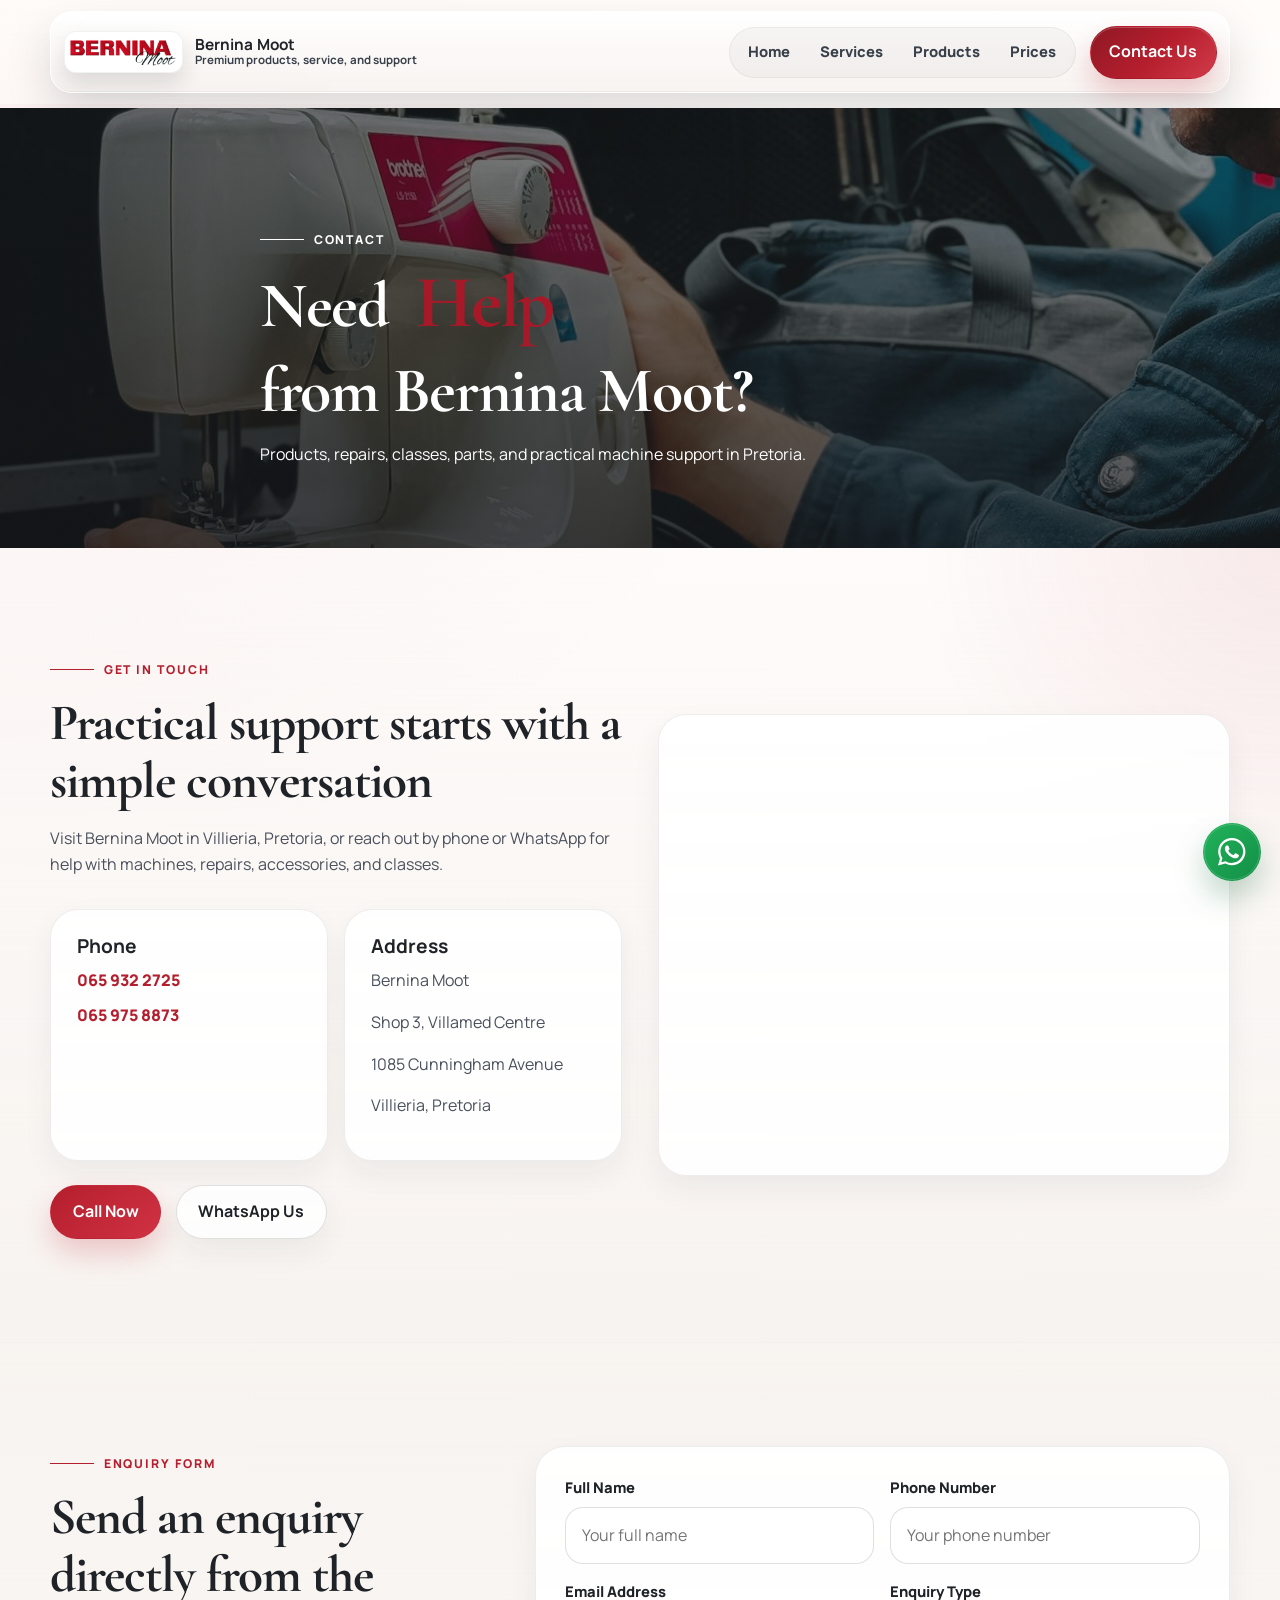
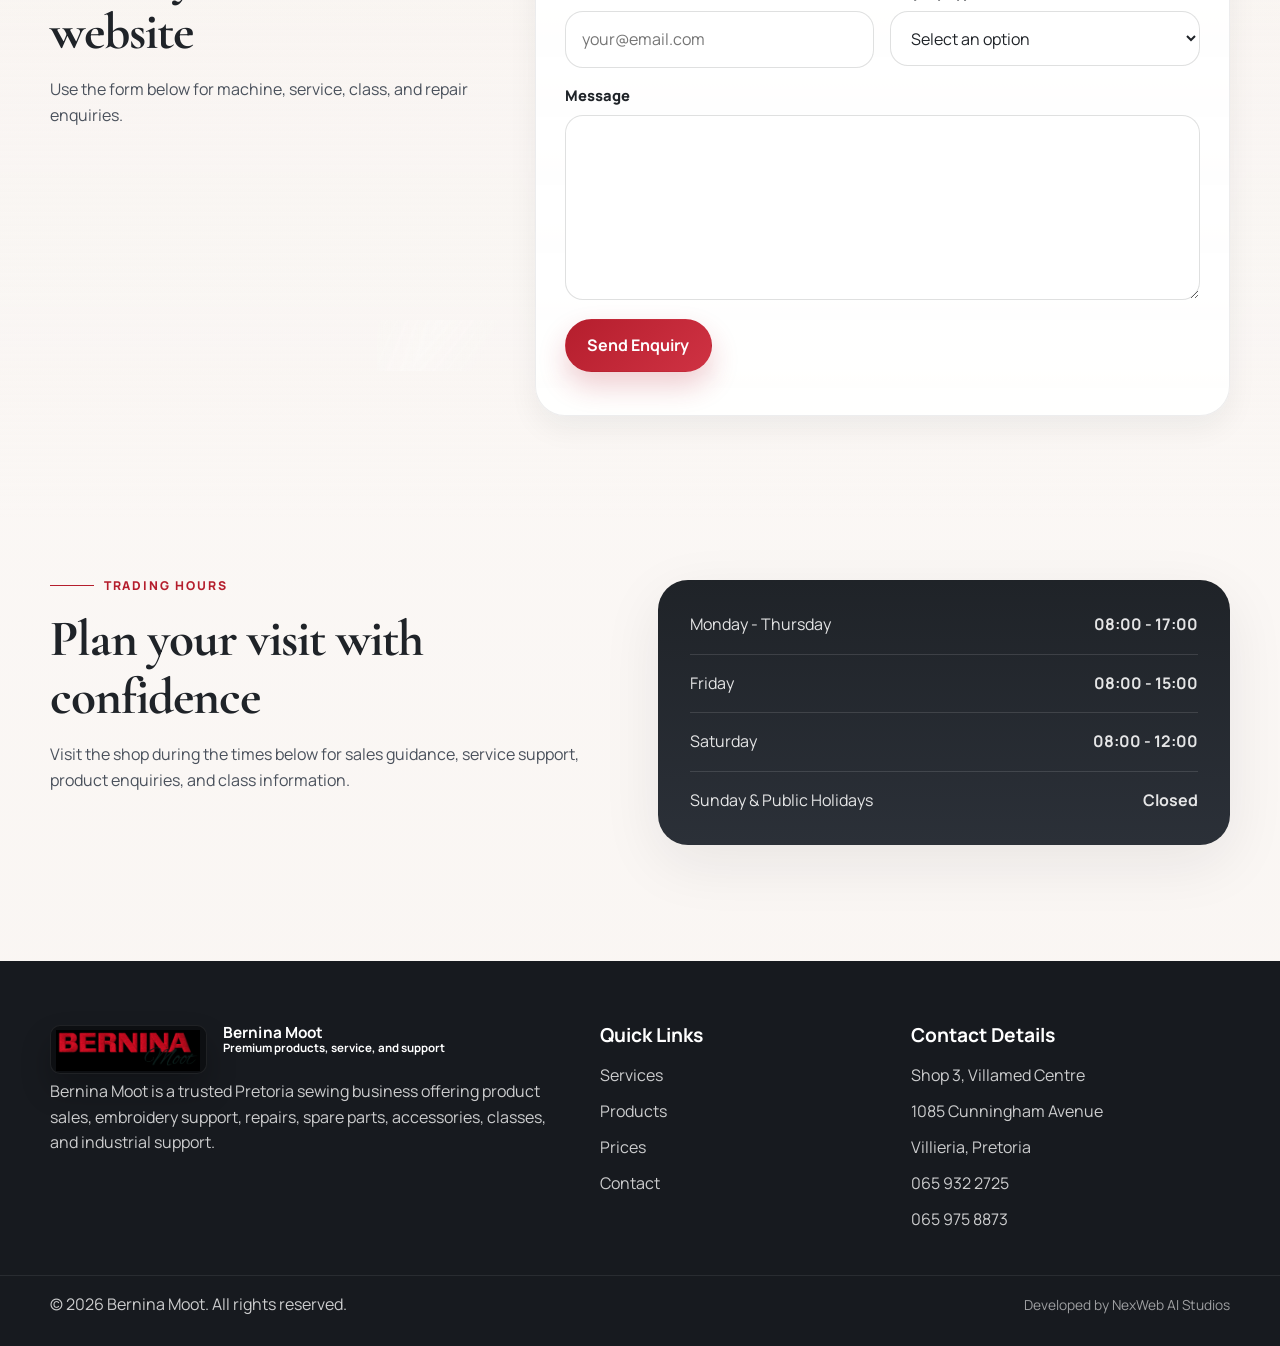
<file: contact.html>
<!DOCTYPE html>
<html lang="en">
    <head>
        <meta charset="UTF-8">
        <meta name="viewport" content="width=device-width, initial-scale=1.0">
        <meta
            name="description"
            content="Contact Bernina Moot in Villieria, Pretoria for products, embroidery support, repairs, spare parts, and classes."
        >
        <meta name="theme-color" content="#b51e2d">
        <meta name="robots" content="index, follow">
        <link rel="canonical" href="https://berninamoot.co.za/contact.html">
        <meta property="og:type" content="website">
        <meta property="og:site_name" content="Bernina Moot">
        <meta property="og:title" content="Contact | Bernina Moot">
        <meta property="og:description" content="Contact Bernina Moot in Villieria, Pretoria for products, embroidery support, repairs, spare parts, and classes.">
        <meta property="og:url" content="https://berninamoot.co.za/contact.html">
        <meta property="og:image" content="https://berninamoot.co.za/assets/images/light%20logo.jpeg">
        <meta property="og:image:alt" content="Bernina Moot logo">
        <meta property="og:image:width" content="1366">
        <meta property="og:image:height" content="360">
        <meta name="twitter:card" content="summary_large_image">
        <meta name="twitter:title" content="Contact | Bernina Moot">
        <meta name="twitter:description" content="Contact Bernina Moot in Villieria, Pretoria for products, embroidery support, repairs, spare parts, and classes.">
        <meta name="twitter:image" content="https://berninamoot.co.za/assets/images/light%20logo.jpeg">
        <meta name="twitter:image:alt" content="Bernina Moot logo">
        <title>
            Contact | Bernina Moot
        </title>
        <link rel="icon" type="image/svg+xml" href="/favicon.svg">
        <link rel="shortcut icon" href="/favicon.svg">
        <link rel="apple-touch-icon" href="https://berninamoot.co.za/assets/images/light%20logo.jpeg">
        <link rel="manifest" href="/site.webmanifest">
        <link rel="preconnect" href="https://fonts.googleapis.com">
        <link rel="preconnect" href="https://fonts.gstatic.com" crossorigin>
        <link
            href="https://fonts.googleapis.com/css2?family=Manrope:wght@400;500;600;700;800&family=Cormorant+Garamond:wght@600;700&display=swap"
            rel="stylesheet"
        >
        <link rel="stylesheet" href="assets/css/style.css">
    </head>
    <body>
        <!-- Floating action buttons -->
        <a
            class="floating-whatsapp"
            href="https://wa.me/27659322725?text=Hello%20Bernina%20Moot%2C%20I%20would%20like%20to%20enquire%20about%20your%20machines%20%2F%20services."
            target="_blank"
            rel="noopener noreferrer"
            aria-label="Chat with Bernina Moot on WhatsApp"
        >
            <span class="floating-whatsapp__tooltip">
                Chat on WhatsApp
            </span>
            <span class="floating-whatsapp__icon" aria-hidden="true">
                <svg viewBox="0 0 24 24" role="presentation">
                    <path
                        d="
                            M20.52 3.48A11.86 11.86 0 0 0 12.04 0C5.5 0 .17 5.32.17 11.88
                            c0 2.09.54 4.13 1.57 5.93L0 24l6.35-1.66a11.8 11.8 0 0 0 5.69 1.45h.01
                            c6.55 0 11.88-5.33 11.88-11.89 0-3.17-1.24-6.15-3.41-8.42zm-8.48 18.3h-.01
                            a9.86 9.86 0 0 1-5.03-1.38l-.36-.21-3.77.99 1-3.68-.24-.38a9.86 9.86 0 0 1-1.51-5.26
                            c0-5.45 4.44-9.89 9.9-9.89 2.64 0 5.12 1.03 6.98 2.9a9.83 9.83 0 0 1 2.9 6.99
                            c0 5.46-4.44 9.9-9.89 9.9zm5.43-7.41c-.3-.15-1.77-.87-2.04-.97-.27-.1-.47-.15-.67.15
                            s-.77.97-.94 1.17c-.17.2-.35.22-.64.08-.3-.15-1.25-.46-2.39-1.47-.88-.78-1.48-1.74-1.65-2.03
                            -.17-.3-.02-.46.13-.61.13-.13.3-.35.45-.52.15-.17.2-.3.3-.5.1-.2.05-.37-.02-.52
                            -.08-.15-.67-1.61-.92-2.2-.24-.58-.48-.5-.67-.51h-.57c-.2 0-.52.08-.8.37
                            s-1.05 1.03-1.05 2.5c0 1.47 1.08 2.89 1.23 3.09.15.2 2.12 3.23 5.13 4.53
                            .72.31 1.28.5 1.72.63.72.23 1.38.2 1.9.12.58-.09 1.77-.72 2.02-1.42
                            .25-.7.25-1.3.17-1.42-.08-.12-.27-.2-.57-.35z
                        "
                        fill="currentColor"
                    >
                    </path>
                </svg>
            </span>
        </a>
        <button class="back-to-top" type="button" aria-label="Back to top">
            <span aria-hidden="true">
                &uarr;
            </span>
        </button>
        <!-- Shared site header -->
        <header class="site-header" id="top">
            <div class="container header__inner">
                <a class="logo" href="index.html" aria-label="Bernina Moot home">
                    <span class="logo__mark"><img src="assets/images/light%20logo.jpeg" alt="" aria-hidden="true"></span>
                    <span class="logo__text">
                        <strong>
                            Bernina Moot
                        </strong>
                        <small>
                            Premium products, service, and support
                        </small>
                    </span>
                </a>
                <nav class="main-nav" aria-label="Primary navigation">
                    <button
                        class="nav-toggle"
                        type="button"
                        aria-expanded="false"
                        aria-controls="primary-menu"
                        aria-label="Open navigation menu"
                    >
                        <span>
                        </span>
                        <span>
                        </span>
                        <span>
                        </span>
                    </button>
                    <div class="nav-panel" id="primary-menu">
                        <ul class="nav-links">
                            <li>
                                <a href="index.html" class="nav-link">
                                    Home
                                </a>
                            </li>
                            <li>
                                <a href="services.html" class="nav-link">
                                    Services
                                </a>
                            </li>
                            <li>
                                <a href="products.html" class="nav-link">
                                    Products
                                </a>
                            </li>
                            <li>
                                <a href="prices.html" class="nav-link">
                                    Prices
                                </a>
                            </li>
                        </ul>
                        <a class="button button--primary header__cta" href="contact.html">
                            Contact Us
                        </a>
                    </div>
                </nav>
            </div>
        </header>
        <main>
            <!-- Contact hero -->
            <section
                class="page-hero contact-hero"
                style="background-image: url('assets/images/hero/hero-service-desk.jpg'); --page-hero-position: center 54%; --page-hero-position-mobile: 56% 50%;"
            >
                <div class="page-hero__overlay">
                </div>
                <div class="container page-hero__content" data-reveal="up">
                    <p class="eyebrow eyebrow--light">
                        Contact
                    </p>
                    <h1>
                        Need
                        <span
                            class="typed-word typed-word--headline"
                            data-words="Help,Parts,Repair,Advice"
                        >
                            Help
                        </span>
                        <span class="hero__headline-break">
                            from Bernina Moot?
                        </span>
                    </h1>
                    <p>
                        Products, repairs, classes, parts, and practical machine support in Pretoria.
                    </p>
                </div>
            </section>
            <!-- Contact details and location -->
            <section class="section contact" data-reveal="section">
                <div class="container contact__grid">
                    <div class="contact__content" data-reveal="up">
                        <p class="eyebrow">
                            Get In Touch
                        </p>
                        <h2>
                            Practical support starts with a simple conversation
                        </h2>
                        <p>
                            Visit Bernina Moot in Villieria, Pretoria, or reach out by phone or WhatsApp for
                            help with machines, repairs, accessories, and classes.
                        </p>
                        <div class="contact-cards">
                            <article class="contact-card">
                                <h3>
                                    Phone
                                </h3>
                                <a href="tel:+27659322725">
                                    065 932 2725
                                </a>
                                <a href="tel:+27659758873">
                                    065 975 8873
                                </a>
                            </article>
                            <article class="contact-card">
                                <h3>
                                    Address
                                </h3>
                                <p>
                                    Bernina Moot
                                </p>
                                <p>
                                    Shop 3, Villamed Centre
                                </p>
                                <p>
                                    1085 Cunningham Avenue
                                </p>
                                <p>
                                    Villieria, Pretoria
                                </p>
                            </article>
                        </div>
                        <div class="contact__actions">
                            <a class="button button--primary" href="tel:+27659322725">
                                Call Now
                            </a>
                            <a
                                class="button button--secondary"
                                href="https://wa.me/27659322725?text=Hello%20Bernina%20Moot%2C%20I%20would%20like%20to%20enquire%20about%20your%20machines%20%2F%20services."
                                target="_blank"
                                rel="noopener noreferrer"
                            >
                                WhatsApp Us
                            </a>
                        </div>
                    </div>
                    <div class="contact__map" data-reveal="left">
                        <div class="map-embed">
                            <iframe
                                title="Bernina Moot Google Map location"
                                src="https://www.google.com/maps?q=Shop%203,%20Villamed%20Centre,%201085%20Cunningham%20Avenue,%20Villieria,%20Pretoria&output=embed"
                                loading="lazy"
                                referrerpolicy="no-referrer-when-downgrade"
                            >
                            </iframe>
                        </div>
                    </div>
                </div>
            </section>
            <!-- Formspree-ready contact form -->
            <section class="section section--soft" data-reveal="section">
                <div class="container form-section">
                    <div class="form-section__intro" data-reveal="up">
                        <p class="eyebrow">
                            Enquiry Form
                        </p>
                        <h2>
                            Send an enquiry directly from the website
                        </h2>
                        <p>
                            Use the form below for machine, service, class, and repair enquiries.
                        </p>
                    </div>
                    <form
                        class="contact-form"
                        action="https://formspree.io/f/mlgylnka"
                        method="POST"
                        data-contact-form
                        data-reveal="left"
                    >
                        <div class="form-grid">
                            <label class="form-field">
                                <span>
                                    Full Name
                                </span>
                                <input type="text" name="name" placeholder="Your full name" required>
                            </label>
                            <label class="form-field">
                                <span>
                                    Phone Number
                                </span>
                                <input type="tel" name="phone" placeholder="Your phone number" required>
                            </label>
                            <label class="form-field">
                                <span>
                                    Email Address
                                </span>
                                <input type="email" name="email" placeholder="your@email.com" required>
                            </label>
                            <label class="form-field">
                                <span>
                                    Enquiry Type
                                </span>
                                <select name="enquiry_type" required>
                                    <option value="">
                                        Select an option
                                    </option>
                                    <option value="products">
                                        Products
                                    </option>
                                    <option value="repairs">
                                        Repairs & Servicing
                                    </option>
                                    <option value="classes">
                                        Classes
                                    </option>
                                    <option value="embroidery">
                                        Embroidery Support
                                    </option>
                                    <option value="parts-accessories">
                                        Parts & Accessories
                                    </option>
                                    <option value="general">
                                        General Enquiry
                                    </option>
                                </select>
                            </label>
                            <label class="form-field form-field--full">
                                <span>
                                    Message
                                </span>
                                <textarea
                                    name="message"
                                    rows="6"
                                    placeholder="Tell Bernina Moot how they can help you."
                                    required
                                >
                                </textarea>
                            </label>
                        </div>
                        <input type="hidden" name="_subject" value="New website enquiry from Bernina Moot">
                        <button class="button button--primary contact-submit-button" type="submit">
                            <span>Send Enquiry</span>
                            <span class="contact-submit-button__trail" aria-hidden="true"></span>
                            <span class="contact-submit-button__plane" aria-hidden="true"></span>
                        </button>
                        <p class="contact-submit-status" data-contact-status aria-live="polite" hidden></p>
                    </form>
                </div>
            </section>
            <!-- Trading hours -->
            <section class="section section--tight" data-reveal="section">
                <div class="container hours__grid">
                    <div class="section-heading" data-reveal="up">
                        <p class="eyebrow">
                            Trading Hours
                        </p>
                        <h2>
                            Plan your visit with confidence
                        </h2>
                        <p>
                            Visit the shop during the times below for sales guidance, service support, product
                            enquiries, and class information.
                        </p>
                    </div>
                    <div class="hours-card" data-reveal="left">
                        <div class="hours-row">
                            <span>
                                Monday - Thursday
                            </span>
                            <strong>
                                08:00 - 17:00
                            </strong>
                        </div>
                        <div class="hours-row">
                            <span>
                                Friday
                            </span>
                            <strong>
                                08:00 - 15:00
                            </strong>
                        </div>
                        <div class="hours-row">
                            <span>
                                Saturday
                            </span>
                            <strong>
                                08:00 - 12:00
                            </strong>
                        </div>
                        <div class="hours-row">
                            <span>
                                Sunday & Public Holidays
                            </span>
                            <strong>
                                Closed
                            </strong>
                        </div>
                    </div>
                </div>
            </section>
        </main>
        <!-- Shared site footer -->
        <footer class="site-footer">
            <div class="container footer__grid">
                <div class="footer__brand">
                    <a class="logo logo--footer" href="index.html" aria-label="Bernina Moot home">
                        <span class="logo__mark"><img src="assets/images/dark%20logo.jpeg" alt="" aria-hidden="true"></span>
                        <span class="logo__text">
                            <strong>
                                Bernina Moot
                            </strong>
                            <small>
                                Premium products, service, and support
                            </small>
                        </span>
                    </a>
                    <p>
                        Bernina Moot is a trusted Pretoria sewing business offering product sales, embroidery
                        support, repairs, spare parts, accessories, classes, and industrial support.
                    </p>
                </div>
                <div class="footer__links">
                    <h3>
                        Quick Links
                    </h3>
                    <ul>
                        <li>
                            <a href="services.html">
                                Services
                            </a>
                        </li>
                        <li>
                            <a href="products.html">
                                Products
                            </a>
                        </li>
                        <li>
                            <a href="prices.html">
                                Prices
                            </a>
                        </li>
                        <li>
                            <a href="contact.html">
                                Contact
                            </a>
                        </li>
                    </ul>
                </div>
                <div class="footer__contact">
                    <h3>
                        Contact Details
                    </h3>
                    <p>
                        Shop 3, Villamed Centre
                    </p>
                    <p>
                        1085 Cunningham Avenue
                    </p>
                    <p>
                        Villieria, Pretoria
                    </p>
                    <p>
                        <a href="tel:+27659322725">
                            065 932 2725
                        </a>
                    </p>
                    <p>
                        <a href="tel:+27659758873">
                            065 975 8873
                        </a>
                    </p>
                </div>
            </div>
            <div class="footer__bottom">
                <div class="container">
                    <p>
                        &copy;
                        <span id="currentYear">
                        </span>
                        Bernina Moot. All rights reserved.
                    </p>
                    <a class="footer__credit" href="https://nxwbstudios.co.za" target="_blank" rel="noopener">
                        Developed by NexWeb AI Studios
                    </a>
                </div>
            </div>
        </footer>
        <script src="assets/js/script.js">
        </script>
    </body>
</html>
</file>
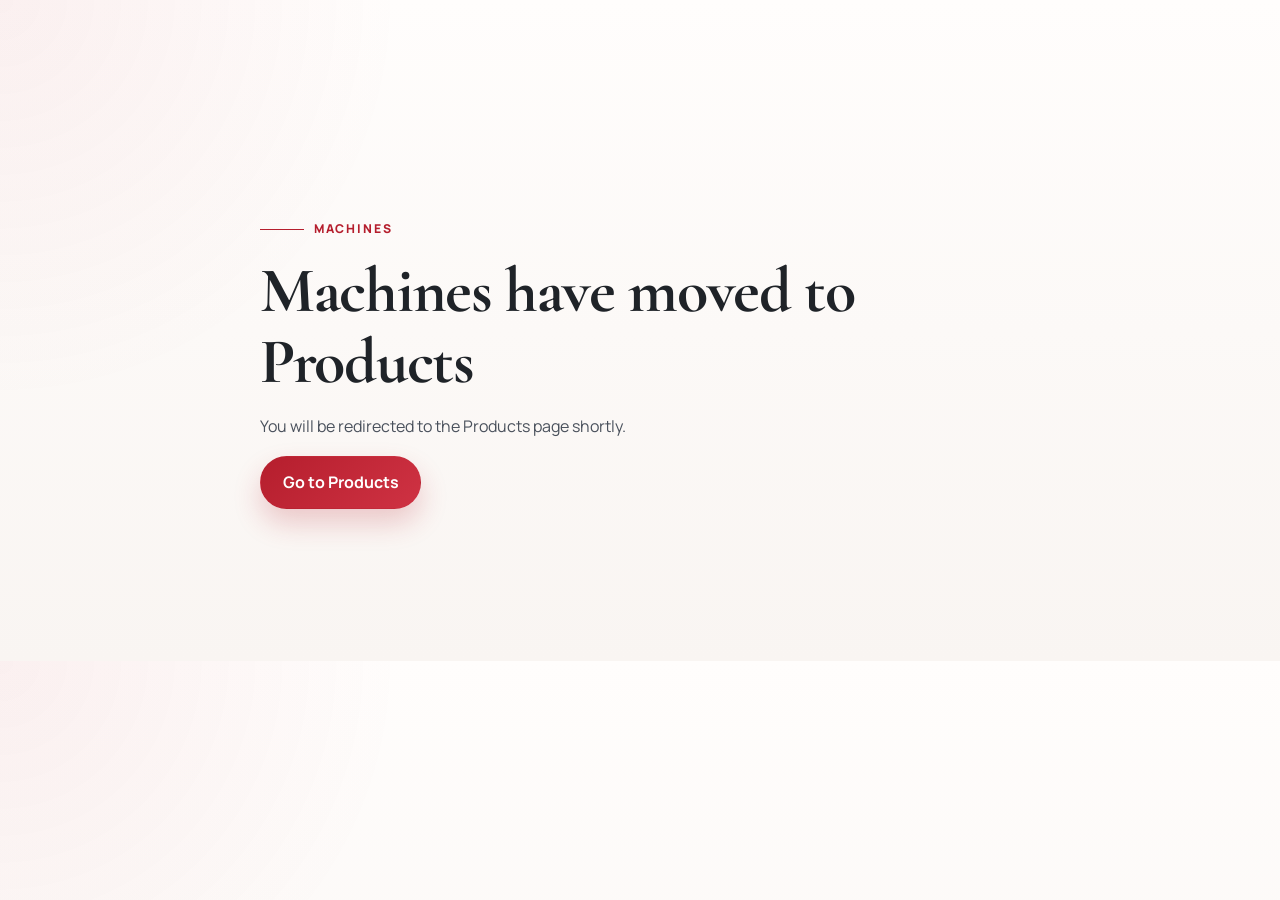
<file: machines.html>
<!DOCTYPE html>
<html lang="en">
    <head>
        <meta charset="UTF-8">
        <meta name="viewport" content="width=device-width, initial-scale=1.0">
        <meta
            name="description"
            content="Bernina Moot products now include sewing machines, embroidery, classes, and repairs in one premium destination."
        >
        <meta name="theme-color" content="#b51e2d">
        <meta name="robots" content="noindex, follow">
        <link rel="canonical" href="https://berninamoot.co.za/products.html">
        <meta http-equiv="refresh" content="2; url=products.html">
        <title>Machines | Bernina Moot</title>
        <link rel="icon" type="image/svg+xml" href="/favicon.svg">
        <link rel="shortcut icon" href="/favicon.svg">
        <link rel="manifest" href="/site.webmanifest">
        <link rel="preconnect" href="https://fonts.googleapis.com">
        <link rel="preconnect" href="https://fonts.gstatic.com" crossorigin>
        <link
            href="https://fonts.googleapis.com/css2?family=Manrope:wght@400;500;600;700;800&family=Cormorant+Garamond:wght@600;700&display=swap"
            rel="stylesheet"
        >
        <link rel="stylesheet" href="assets/css/style.css">
    </head>
    <body>
        <main class="section">
            <div class="container section-heading">
                <p class="eyebrow">Machines</p>
                <h1>Machines have moved to Products</h1>
                <p>You will be redirected to the Products page shortly.</p>
                <a class="button button--primary" href="products.html">Go to Products</a>
            </div>
        </main>
        <script src="assets/js/script.js"></script>
    </body>
</html>
</file>
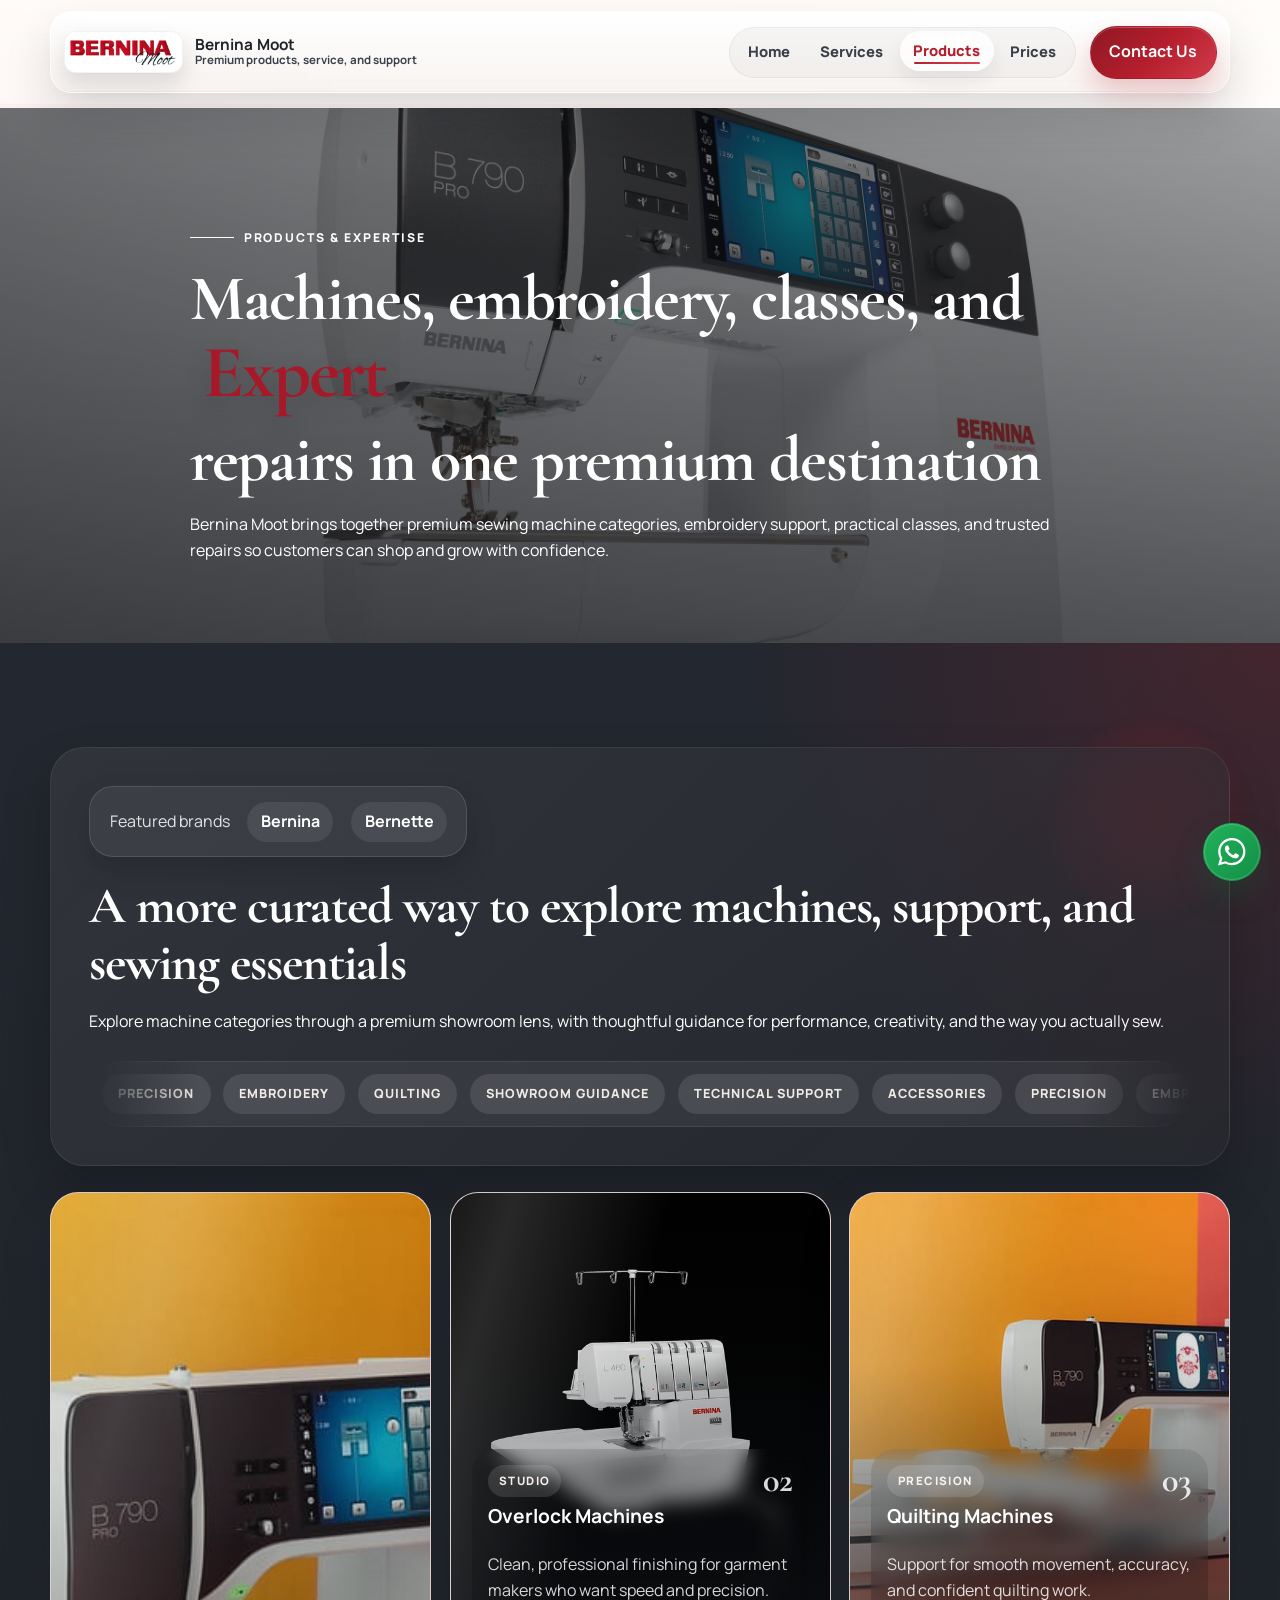
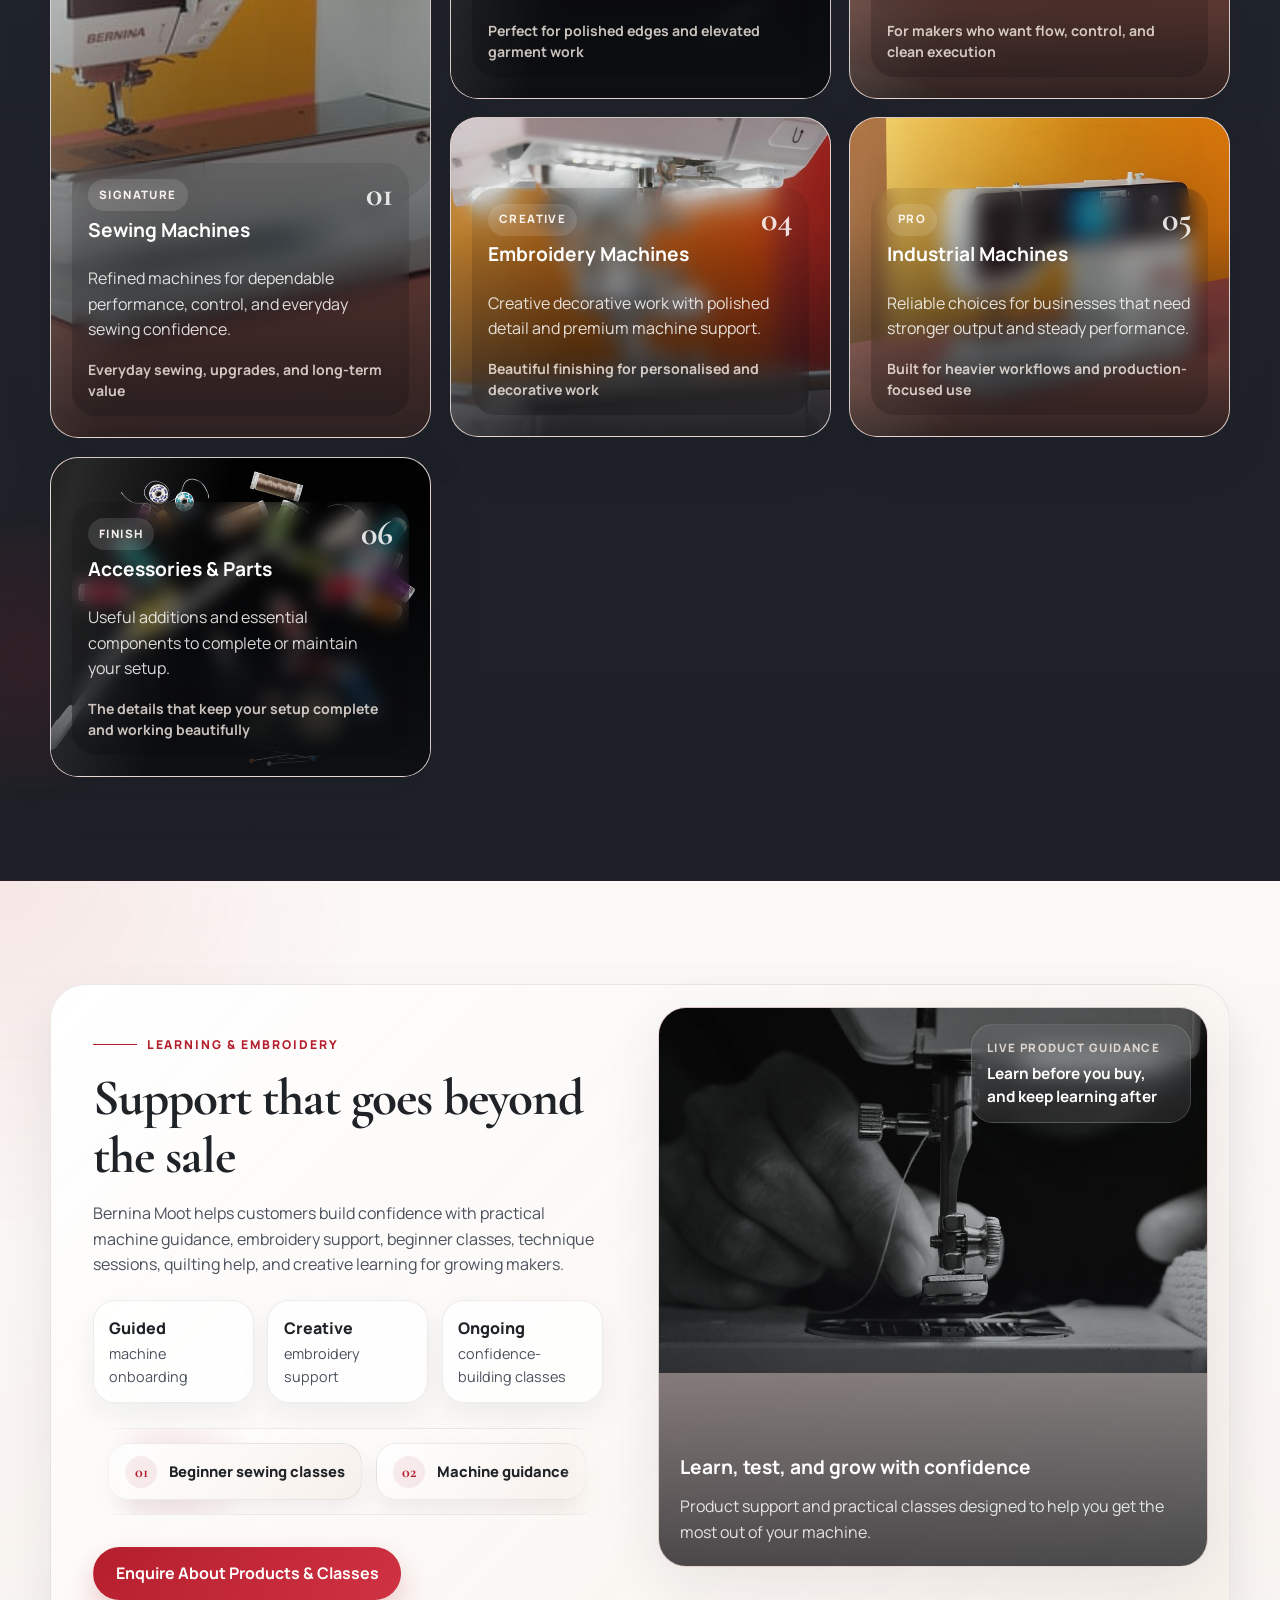
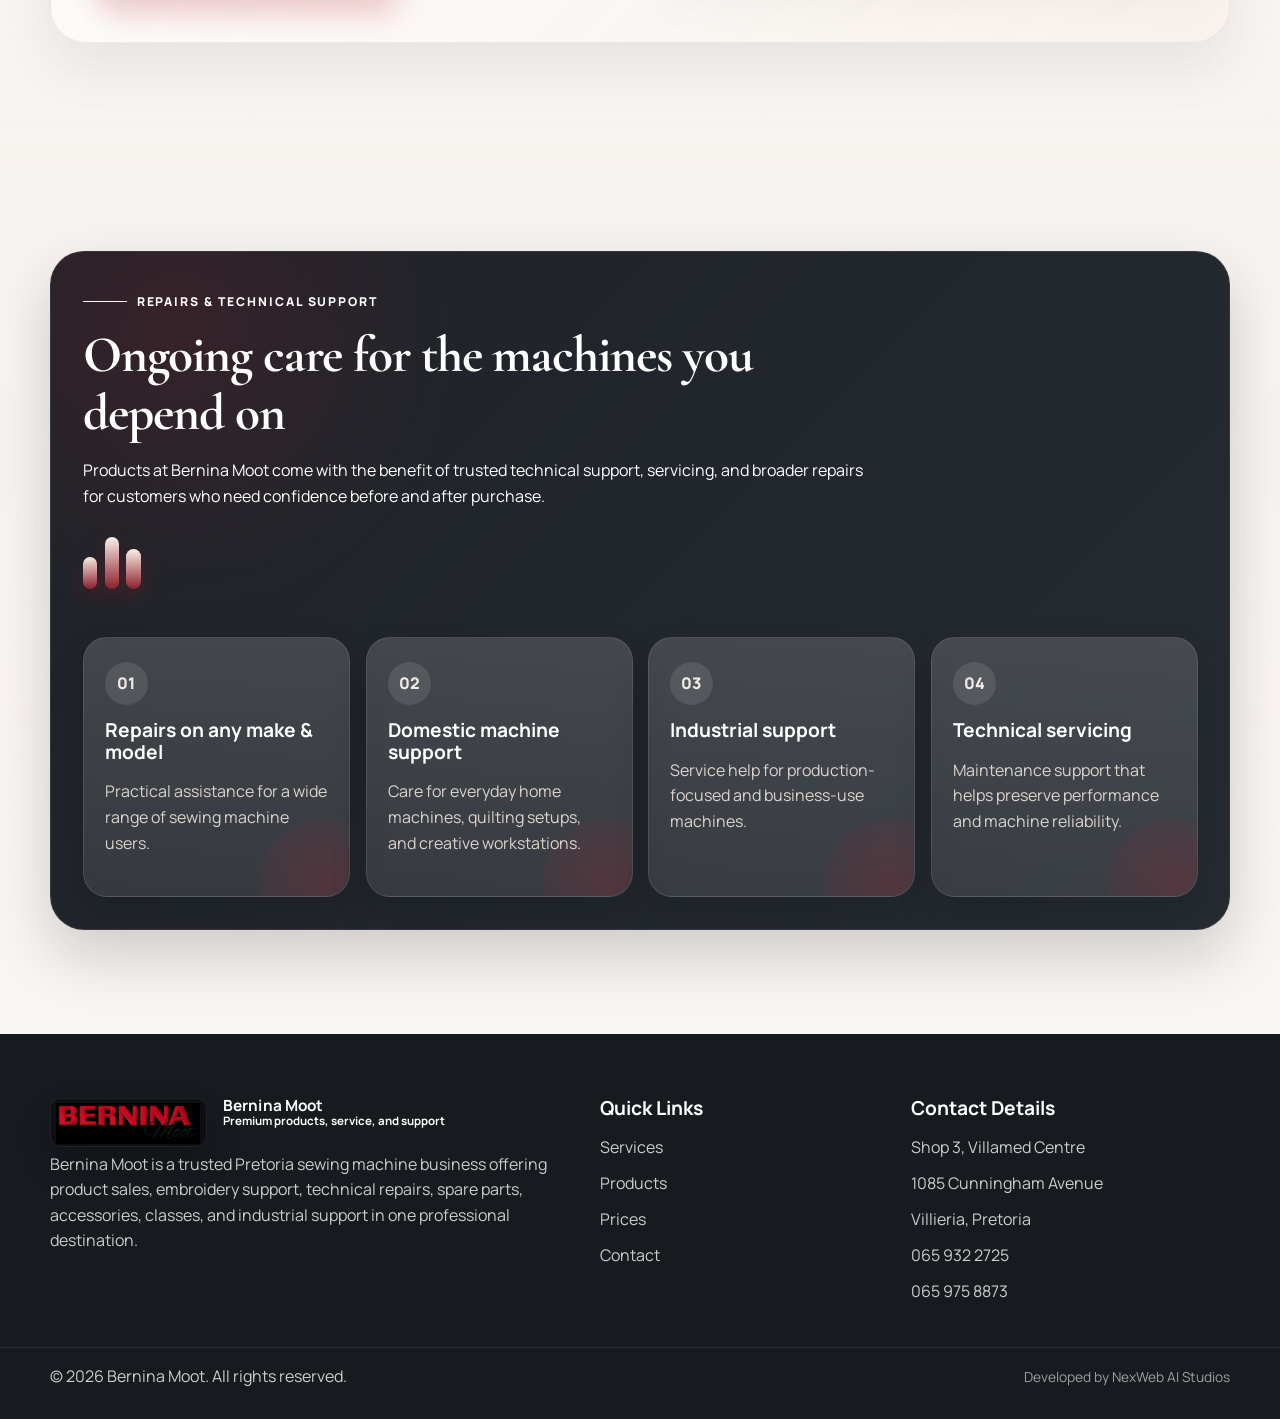
<file: products.html>
<!DOCTYPE html>
<html lang="en">
    <head>
        <meta charset="UTF-8">
        <meta name="viewport" content="width=device-width, initial-scale=1.0">
        <meta
            name="description"
            content="Explore Bernina Moot products and support, including sewing machines, embroidery, quilting, classes, repairs, and technical guidance in Pretoria."
        >
        <meta name="theme-color" content="#b51e2d">
        <meta name="robots" content="index, follow">
        <link rel="canonical" href="https://berninamoot.co.za/products.html">
        <meta property="og:type" content="website">
        <meta property="og:site_name" content="Bernina Moot">
        <meta property="og:title" content="Products | Bernina Moot">
        <meta property="og:description" content="Explore Bernina Moot products and support, including sewing machines, embroidery, quilting, classes, repairs, and technical guidance in Pretoria.">
        <meta property="og:url" content="https://berninamoot.co.za/products.html">
        <meta property="og:image" content="https://berninamoot.co.za/assets/images/light%20logo.jpeg">
        <meta property="og:image:alt" content="Bernina Moot logo">
        <meta property="og:image:width" content="1366">
        <meta property="og:image:height" content="360">
        <meta name="twitter:card" content="summary_large_image">
        <meta name="twitter:title" content="Products | Bernina Moot">
        <meta name="twitter:description" content="Explore Bernina Moot products and support, including sewing machines, embroidery, quilting, classes, repairs, and technical guidance in Pretoria.">
        <meta name="twitter:image" content="https://berninamoot.co.za/assets/images/light%20logo.jpeg">
        <meta name="twitter:image:alt" content="Bernina Moot logo">
        <title>
            Products | Bernina Moot
        </title>
        <link rel="icon" type="image/svg+xml" href="/favicon.svg">
        <link rel="shortcut icon" href="/favicon.svg">
        <link rel="apple-touch-icon" href="https://berninamoot.co.za/assets/images/light%20logo.jpeg">
        <link rel="manifest" href="/site.webmanifest">
        <link rel="preconnect" href="https://fonts.googleapis.com">
        <link rel="preconnect" href="https://fonts.gstatic.com" crossorigin>
        <link
            href="https://fonts.googleapis.com/css2?family=Manrope:wght@400;500;600;700;800&family=Cormorant+Garamond:wght@600;700&display=swap"
            rel="stylesheet"
        >
        <link rel="stylesheet" href="assets/css/style.css">
    </head>
    <body>
        <!-- Floating action buttons -->
        <a
            class="floating-whatsapp"
            href="https://wa.me/27659322725?text=Hello%20Bernina%20Moot%2C%20I%20would%20like%20to%20enquire%20about%20your%20machines%20%2F%20services."
            target="_blank"
            rel="noopener noreferrer"
            aria-label="Chat with Bernina Moot on WhatsApp"
        >
            <span class="floating-whatsapp__tooltip">
                Chat on WhatsApp
            </span>
            <span class="floating-whatsapp__icon" aria-hidden="true">
                <svg viewBox="0 0 24 24" role="presentation">
                    <path
                        d="
                            M20.52 3.48A11.86 11.86 0 0 0 12.04 0C5.5 0 .17 5.32.17 11.88
                            c0 2.09.54 4.13 1.57 5.93L0 24l6.35-1.66a11.8 11.8 0 0 0 5.69 1.45h.01
                            c6.55 0 11.88-5.33 11.88-11.89 0-3.17-1.24-6.15-3.41-8.42zm-8.48 18.3h-.01
                            a9.86 9.86 0 0 1-5.03-1.38l-.36-.21-3.77.99 1-3.68-.24-.38a9.86 9.86 0 0 1-1.51-5.26
                            c0-5.45 4.44-9.89 9.9-9.89 2.64 0 5.12 1.03 6.98 2.9a9.83 9.83 0 0 1 2.9 6.99
                            c0 5.46-4.44 9.9-9.89 9.9zm5.43-7.41c-.3-.15-1.77-.87-2.04-.97-.27-.1-.47-.15-.67.15
                            s-.77.97-.94 1.17c-.17.2-.35.22-.64.08-.3-.15-1.25-.46-2.39-1.47-.88-.78-1.48-1.74-1.65-2.03
                            -.17-.3-.02-.46.13-.61.13-.13.3-.35.45-.52.15-.17.2-.3.3-.5.1-.2.05-.37-.02-.52
                            -.08-.15-.67-1.61-.92-2.2-.24-.58-.48-.5-.67-.51h-.57c-.2 0-.52.08-.8.37
                            s-1.05 1.03-1.05 2.5c0 1.47 1.08 2.89 1.23 3.09.15.2 2.12 3.23 5.13 4.53
                            .72.31 1.28.5 1.72.63.72.23 1.38.2 1.9.12.58-.09 1.77-.72 2.02-1.42
                            .25-.7.25-1.3.17-1.42-.08-.12-.27-.2-.57-.35z
                        "
                        fill="currentColor"
                    >
                    </path>
                </svg>
            </span>
        </a>
        <button class="back-to-top" type="button" aria-label="Back to top">
            <span aria-hidden="true">
                &uarr;
            </span>
        </button>
        <!-- Shared site header -->
        <header class="site-header" id="top">
            <div class="container header__inner">
                <a class="logo" href="index.html" aria-label="Bernina Moot home">
                    <span class="logo__mark"><img src="assets/images/light%20logo.jpeg" alt="" aria-hidden="true"></span>
                    <span class="logo__text">
                        <strong>
                            Bernina Moot
                        </strong>
                        <small>
                            Premium products, service, and support
                        </small>
                    </span>
                </a>
                <nav class="main-nav" aria-label="Primary navigation">
                    <button
                        class="nav-toggle"
                        type="button"
                        aria-expanded="false"
                        aria-controls="primary-menu"
                        aria-label="Open navigation menu"
                    >
                        <span>
                        </span>
                        <span>
                        </span>
                        <span>
                        </span>
                    </button>
                    <div class="nav-panel" id="primary-menu">
                        <ul class="nav-links">
                            <li>
                                <a href="index.html" class="nav-link">
                                    Home
                                </a>
                            </li>
                            <li>
                                <a href="services.html" class="nav-link">
                                    Services
                                </a>
                            </li>
                            <li>
                                <a href="products.html" class="nav-link active">
                                    Products
                                </a>
                            </li>
                            <li>
                                <a href="prices.html" class="nav-link">
                                    Prices
                                </a>
                            </li>
                        </ul>
                        <a class="button button--primary header__cta" href="contact.html">
                            Contact Us
                        </a>
                    </div>
                </nav>
            </div>
        </header>
        <main>
            <!-- Products hero -->
            <section class="page-hero products-hero">
                <div class="page-hero__image products-hero__image">
                </div>
                <div class="page-hero__overlay">
                </div>
                <div class="container page-hero__content" data-reveal="up">
                    <p class="eyebrow eyebrow--light">
                        Products & Expertise
                    </p>
                    <h1>
                        Machines, embroidery, classes, and
                        <span
                            class="typed-word typed-word--headline"
                            data-words="Trusted,Expert,Practical,Premium"
                        >
                            Trusted
                        </span>
                        <span class="hero__headline-break">
                            repairs in one premium destination
                        </span>
                    </h1>
                    <p>
                        Bernina Moot brings together premium sewing machine categories, embroidery support,
                        practical classes, and trusted repairs so customers can shop and grow with confidence.
                    </p>
                </div>
            </section>
            <!-- Product categories -->
            <section class="section products products-showroom" data-reveal="section">
                <div class="container products__shell">
                    <div class="products-showroom__intro" data-reveal="up">
                        <div class="brand-ribbon products-showroom__brands">
                            <span>
                                Featured brands
                            </span>
                            <strong>
                                Bernina
                            </strong>
                            <strong>
                                Bernette
                            </strong>
                        </div>
                        <h2>
                            A more curated way to explore machines, support, and sewing essentials
                        </h2>
                        <p>
                            Explore machine categories through a premium showroom lens, with thoughtful
                            guidance for performance, creativity, and the way you actually sew.
                        </p>
                        <div class="products-showroom__rail" aria-hidden="true">
                            <div class="products-showroom__rail-track">
                                <span>
                                    Precision
                                </span>
                                <span>
                                    Embroidery
                                </span>
                                <span>
                                    Quilting
                                </span>
                                <span>
                                    Showroom Guidance
                                </span>
                                <span>
                                    Technical Support
                                </span>
                                <span>
                                    Accessories
                                </span>
                                <span>
                                    Precision
                                </span>
                                <span>
                                    Embroidery
                                </span>
                                <span>
                                    Quilting
                                </span>
                                <span>
                                    Showroom Guidance
                                </span>
                                <span>
                                    Technical Support
                                </span>
                                <span>
                                    Accessories
                                </span>
                            </div>
                        </div>
                    </div>
                    <div class="products__grid products__grid--showroom">
                        <article class="product-card product-card--tall product-card--showroom" data-reveal="up">
                            <img
                                class="product-card__image product-card__image--machine"
                                src="assets/images/machine3.jpeg"
                                alt="Bernina sewing machine displayed as a premium option"
                            >
                            <div class="product-card__content">
                                <div class="product-card__topline">
                                    <span class="product-card__badge">
                                        Signature
                                    </span>
                                    <span class="product-card__index">
                                        01
                                    </span>
                                </div>
                                <h3>
                                    Sewing Machines
                                </h3>
                                <p>
                                    Refined machines for dependable performance, control, and everyday sewing
                                    confidence.
                                </p>
                                <span class="product-card__meta">
                                    Everyday sewing, upgrades, and long-term value
                                </span>
                            </div>
                        </article>
                        <article class="product-card product-card--showroom" data-reveal="up">
                            <img
                                class="product-card__image product-card__image--overlocker"
                                src="assets/images/machine1.jpeg"
                                alt="Bernina overlock machine for garment finishing and edge control"
                            >
                            <div class="product-card__content">
                                <div class="product-card__topline">
                                    <span class="product-card__badge">
                                        Studio
                                    </span>
                                    <span class="product-card__index">
                                        02
                                    </span>
                                </div>
                                <h3>
                                    Overlock Machines
                                </h3>
                                <p>
                                    Clean, professional finishing for garment makers who want speed and
                                    precision.
                                </p>
                                <span class="product-card__meta">
                                    Perfect for polished edges and elevated garment work
                                </span>
                            </div>
                        </article>
                        <article class="product-card product-card--showroom" data-reveal="up">
                            <img
                                class="product-card__image product-card__image--wide-machine"
                                src="assets/images/machine2.jpeg"
                                alt="Bernina machine with extension table for quilting and larger fabric work"
                            >
                            <div class="product-card__content">
                                <div class="product-card__topline">
                                    <span class="product-card__badge">
                                        Precision
                                    </span>
                                    <span class="product-card__index">
                                        03
                                    </span>
                                </div>
                                <h3>
                                    Quilting Machines
                                </h3>
                                <p>
                                    Support for smooth movement, accuracy, and confident quilting work.
                                </p>
                                <span class="product-card__meta">
                                    For makers who want flow, control, and clean execution
                                </span>
                            </div>
                        </article>
                        <article class="product-card product-card--showroom" data-reveal="up">
                            <img
                                class="product-card__image product-card__image--detail"
                                src="assets/images/machine4.jpeg"
                                alt="Close-up of a Bernina needle and presser foot for detailed decorative stitching"
                            >
                            <div class="product-card__content">
                                <div class="product-card__topline">
                                    <span class="product-card__badge">
                                        Creative
                                    </span>
                                    <span class="product-card__index">
                                        04
                                    </span>
                                </div>
                                <h3>
                                    Embroidery Machines
                                </h3>
                                <p>
                                    Creative decorative work with polished detail and premium machine support.
                                </p>
                                <span class="product-card__meta">
                                    Beautiful finishing for personalised and decorative work
                                </span>
                            </div>
                        </article>
                        <article class="product-card product-card--showroom" data-reveal="up">
                            <img
                                class="product-card__image product-card__image--machine"
                                src="assets/images/machine3.jpeg"
                                alt="Bernina sewing machine suited for demanding business use"
                            >
                            <div class="product-card__content">
                                <div class="product-card__topline">
                                    <span class="product-card__badge">
                                        Pro
                                    </span>
                                    <span class="product-card__index">
                                        05
                                    </span>
                                </div>
                                <h3>
                                    Industrial Machines
                                </h3>
                                <p>
                                    Reliable choices for businesses that need stronger output and steady
                                    performance.
                                </p>
                                <span class="product-card__meta">
                                    Built for heavier workflows and production-focused use
                                </span>
                            </div>
                        </article>
                        <article class="product-card product-card--showroom" data-reveal="up">
                            <img
                                class="product-card__image product-card__image--materials"
                                src="assets/images/materials.jpeg"
                                alt="Sewing threads, measuring tape, scissors, pins, and accessories arranged neatly"
                            >
                            <div class="product-card__content">
                                <div class="product-card__topline">
                                    <span class="product-card__badge">
                                        Finish
                                    </span>
                                    <span class="product-card__index">
                                        06
                                    </span>
                                </div>
                                <h3>
                                    Accessories & Parts
                                </h3>
                                <p>
                                    Useful additions and essential components to complete or maintain your
                                    setup.
                                </p>
                                <span class="product-card__meta">
                                    The details that keep your setup complete and working beautifully
                                </span>
                            </div>
                        </article>
                    </div>
                </div>
            </section>
            <!-- Learning and classes -->
            <section class="section product-learning" data-reveal="section">
                <div class="container classes__grid product-learning__shell">
                    <div class="classes__content product-learning__content" data-reveal="up">
                        <p class="eyebrow">
                            Learning & Embroidery
                        </p>
                        <h2>
                            Support that goes beyond the sale
                        </h2>
                        <p>
                            Bernina Moot helps customers build confidence with practical machine guidance,
                            embroidery support, beginner classes, technique sessions, quilting help, and
                            creative learning for growing makers.
                        </p>
                        <div class="product-learning__stats">
                            <article class="product-learning__stat">
                                <strong>
                                    Guided
                                </strong>
                                <span>
                                    machine onboarding
                                </span>
                            </article>
                            <article class="product-learning__stat">
                                <strong>
                                    Creative
                                </strong>
                                <span>
                                    embroidery support
                                </span>
                            </article>
                            <article class="product-learning__stat">
                                <strong>
                                    Ongoing
                                </strong>
                                <span>
                                    confidence-building classes
                                </span>
                            </article>
                        </div>
                        <div class="product-learning__blade" data-reveal="up" aria-label="Learning areas and support topics">
                            <div class="product-learning__blade-track">
                                <span class="product-blade-item">
                                    <em>
                                        01
                                    </em>
                                    Beginner sewing classes
                                </span>
                                <span class="product-blade-item">
                                    <em>
                                        02
                                    </em>
                                    Machine guidance
                                </span>
                                <span class="product-blade-item">
                                    <em>
                                        03
                                    </em>
                                    Creative sewing
                                </span>
                                <span class="product-blade-item">
                                    <em>
                                        04
                                    </em>
                                    Embroidery
                                </span>
                                <span class="product-blade-item">
                                    <em>
                                        05
                                    </em>
                                    Quilting
                                </span>
                                <span class="product-blade-item">
                                    <em>
                                        06
                                    </em>
                                    Overlocking
                                </span>
                                <span class="product-blade-item">
                                    <em>
                                        07
                                    </em>
                                    Kids sewing classes
                                </span>
                                <span class="product-blade-item">
                                    <em>
                                        08
                                    </em>
                                    Product support
                                </span>
                                <span class="product-blade-item" aria-hidden="true">
                                    <em>
                                        01
                                    </em>
                                    Beginner sewing classes
                                </span>
                                <span class="product-blade-item" aria-hidden="true">
                                    <em>
                                        02
                                    </em>
                                    Machine guidance
                                </span>
                                <span class="product-blade-item" aria-hidden="true">
                                    <em>
                                        03
                                    </em>
                                    Creative sewing
                                </span>
                                <span class="product-blade-item" aria-hidden="true">
                                    <em>
                                        04
                                    </em>
                                    Embroidery
                                </span>
                                <span class="product-blade-item" aria-hidden="true">
                                    <em>
                                        05
                                    </em>
                                    Quilting
                                </span>
                                <span class="product-blade-item" aria-hidden="true">
                                    <em>
                                        06
                                    </em>
                                    Overlocking
                                </span>
                                <span class="product-blade-item" aria-hidden="true">
                                    <em>
                                        07
                                    </em>
                                    Kids sewing classes
                                </span>
                                <span class="product-blade-item" aria-hidden="true">
                                    <em>
                                        08
                                    </em>
                                    Product support
                                </span>
                            </div>
                        </div>
                        <a class="button button--primary" href="contact.html">
                            Enquire About Products & Classes
                        </a>
                    </div>
                    <div class="classes__visual product-learning__visual" data-reveal="up">
                        <div class="class-panel class-panel--showroom">
                            <img
                                src="assets/images/gallery/class-2.jpg"
                                alt="Instructor helping students during a sewing class"
                            >
                            <div class="class-panel__content">
                                <h3>
                                    Learn, test, and grow with confidence
                                </h3>
                                <p>
                                    Product support and practical classes designed to help you get the most
                                    out of your machine.
                                </p>
                            </div>
                            <div class="product-learning__note" aria-hidden="true">
                                <span>
                                    Live Product Guidance
                                </span>
                                <strong>
                                    Learn before you buy, and keep learning after
                                </strong>
                            </div>
                        </div>
                    </div>
                </div>
            </section>
            <!-- Repairs and technical support -->
            <section class="section section--soft product-care" data-reveal="section">
                <div class="container repairs__shell product-care__shell">
                    <div class="section-heading product-care__heading" data-reveal="up">
                        <p class="eyebrow">
                            Repairs & Technical Support
                        </p>
                        <h2>
                            Ongoing care for the machines you depend on
                        </h2>
                        <p>
                            Products at Bernina Moot come with the benefit of trusted technical support,
                            servicing, and broader repairs for customers who need confidence before and after
                            purchase.
                        </p>
                        <div class="product-care__pulse" aria-hidden="true">
                            <span>
                            </span>
                            <span>
                            </span>
                            <span>
                            </span>
                        </div>
                    </div>
                    <div class="repairs__grid product-care__grid">
                        <article class="repair-card repair-card--premium" data-reveal="up">
                            <span class="repair-card__index">
                                01
                            </span>
                            <h3>
                                Repairs on any make & model
                            </h3>
                            <p>
                                Practical assistance for a wide range of sewing machine users.
                            </p>
                        </article>
                        <article class="repair-card repair-card--premium" data-reveal="up">
                            <span class="repair-card__index">
                                02
                            </span>
                            <h3>
                                Domestic machine support
                            </h3>
                            <p>
                                Care for everyday home machines, quilting setups, and creative workstations.
                            </p>
                        </article>
                        <article class="repair-card repair-card--premium" data-reveal="up">
                            <span class="repair-card__index">
                                03
                            </span>
                            <h3>
                                Industrial support
                            </h3>
                            <p>
                                Service help for production-focused and business-use machines.
                            </p>
                        </article>
                        <article class="repair-card repair-card--premium" data-reveal="up">
                            <span class="repair-card__index">
                                04
                            </span>
                            <h3>
                                Technical servicing
                            </h3>
                            <p>
                                Maintenance support that helps preserve performance and machine reliability.
                            </p>
                        </article>
                    </div>
                </div>
            </section>
        </main>
        <!-- Shared site footer -->
        <footer class="site-footer">
            <div class="container footer__grid">
                <div class="footer__brand">
                    <a class="logo logo--footer" href="index.html" aria-label="Bernina Moot home">
                        <span class="logo__mark"><img src="assets/images/dark%20logo.jpeg" alt="" aria-hidden="true"></span>
                        <span class="logo__text">
                            <strong>
                                Bernina Moot
                            </strong>
                            <small>
                                Premium products, service, and support
                            </small>
                        </span>
                    </a>
                    <p>
                        Bernina Moot is a trusted Pretoria sewing machine business offering product sales,
                        embroidery support, technical repairs, spare parts, accessories, classes, and
                        industrial support in one professional destination.
                    </p>
                </div>
                <div class="footer__links">
                    <h3>
                        Quick Links
                    </h3>
                    <ul>
                        <li>
                            <a href="services.html">
                                Services
                            </a>
                        </li>
                        <li>
                            <a href="products.html">
                                Products
                            </a>
                        </li>
                        <li>
                            <a href="prices.html">
                                Prices
                            </a>
                        </li>
                        <li>
                            <a href="contact.html">
                                Contact
                            </a>
                        </li>
                    </ul>
                </div>
                <div class="footer__contact">
                    <h3>
                        Contact Details
                    </h3>
                    <p>
                        Shop 3, Villamed Centre
                    </p>
                    <p>
                        1085 Cunningham Avenue
                    </p>
                    <p>
                        Villieria, Pretoria
                    </p>
                    <p>
                        <a href="tel:+27659322725">
                            065 932 2725
                        </a>
                    </p>
                    <p>
                        <a href="tel:+27659758873">
                            065 975 8873
                        </a>
                    </p>
                </div>
            </div>
            <div class="footer__bottom">
                <div class="container">
                    <p>
                        &copy;
                        <span id="currentYear">
                        </span>
                        Bernina Moot. All rights reserved.
                    </p>
                    <a class="footer__credit" href="https://nxwbstudios.co.za" target="_blank" rel="noopener">
                        Developed by NexWeb AI Studios
                    </a>
                </div>
            </div>
        </footer>
        <script src="assets/js/script.js">
        </script>
    </body>
</html>
</file>
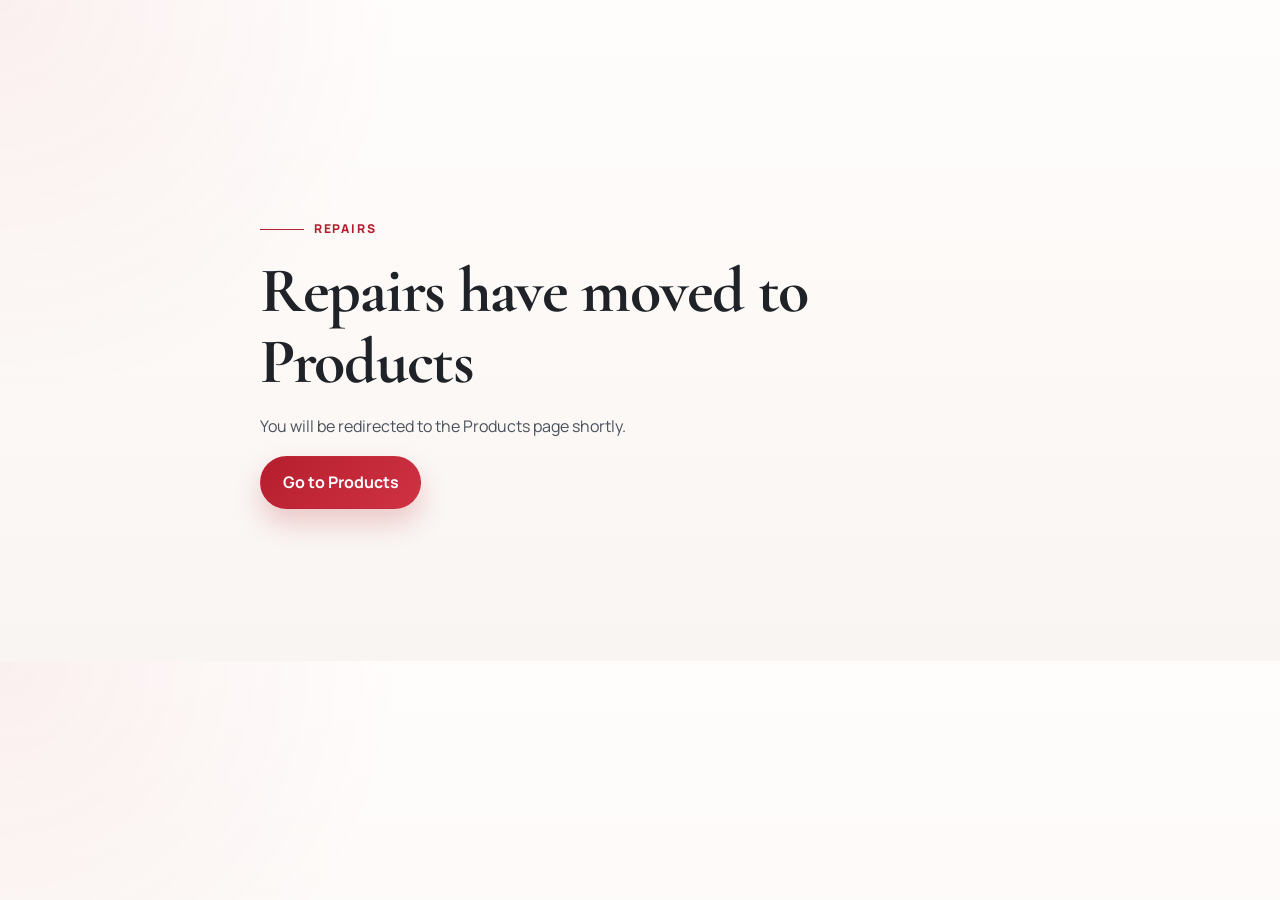
<file: repairs.html>
<!DOCTYPE html>
<html lang="en">
    <head>
        <meta charset="UTF-8">
        <meta name="viewport" content="width=device-width, initial-scale=1.0">
        <meta
            name="description"
            content="Bernina Moot repairs, servicing, and embroidery support are now included in the Products page for a more complete customer journey."
        >
        <meta name="theme-color" content="#b51e2d">
        <meta name="robots" content="noindex, follow">
        <link rel="canonical" href="https://berninamoot.co.za/products.html">
        <meta http-equiv="refresh" content="2; url=products.html">
        <title>Repairs | Bernina Moot</title>
        <link rel="icon" type="image/svg+xml" href="/favicon.svg">
        <link rel="shortcut icon" href="/favicon.svg">
        <link rel="manifest" href="/site.webmanifest">
        <link rel="preconnect" href="https://fonts.googleapis.com">
        <link rel="preconnect" href="https://fonts.gstatic.com" crossorigin>
        <link
            href="https://fonts.googleapis.com/css2?family=Manrope:wght@400;500;600;700;800&family=Cormorant+Garamond:wght@600;700&display=swap"
            rel="stylesheet"
        >
        <link rel="stylesheet" href="assets/css/style.css">
    </head>
    <body>
        <main class="section">
            <div class="container section-heading">
                <p class="eyebrow">Repairs</p>
                <h1>Repairs have moved to Products</h1>
                <p>You will be redirected to the Products page shortly.</p>
                <a class="button button--primary" href="products.html">Go to Products</a>
            </div>
        </main>
        <script src="assets/js/script.js"></script>
    </body>
</html>
</file>
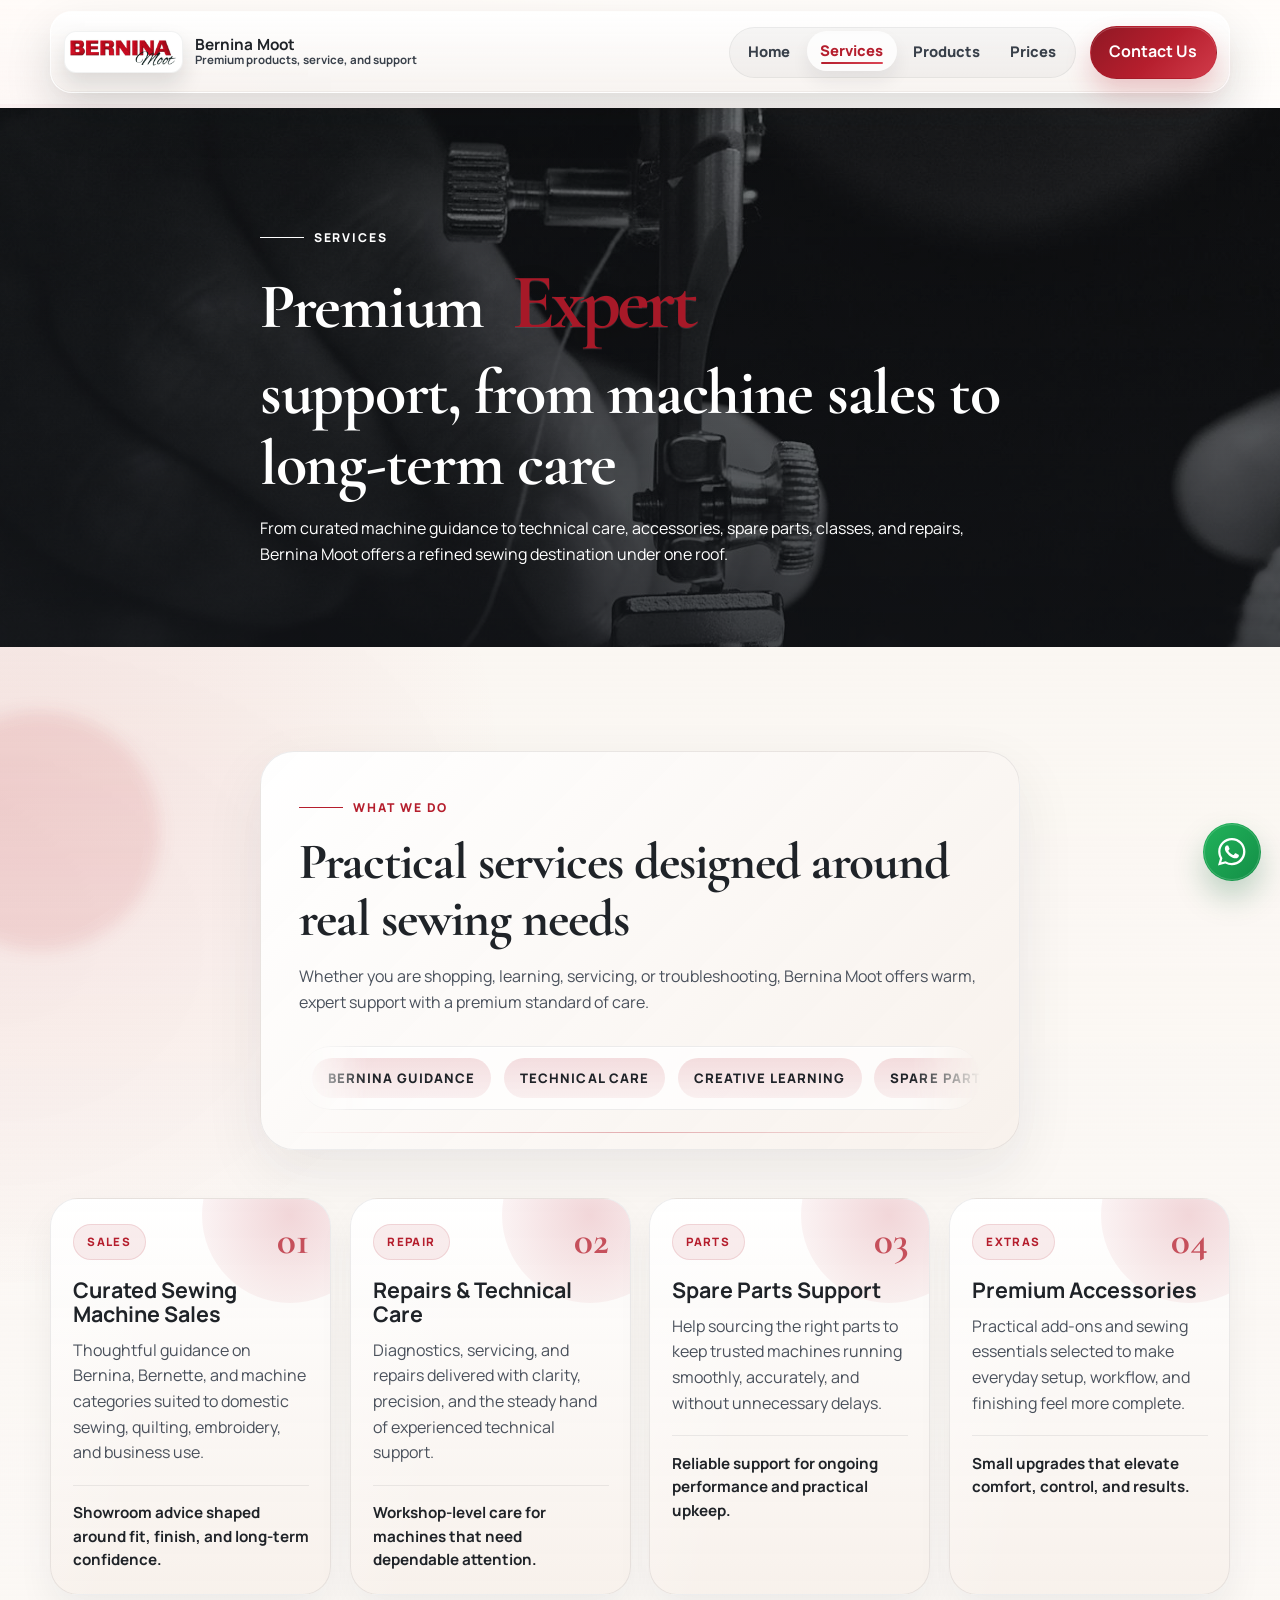
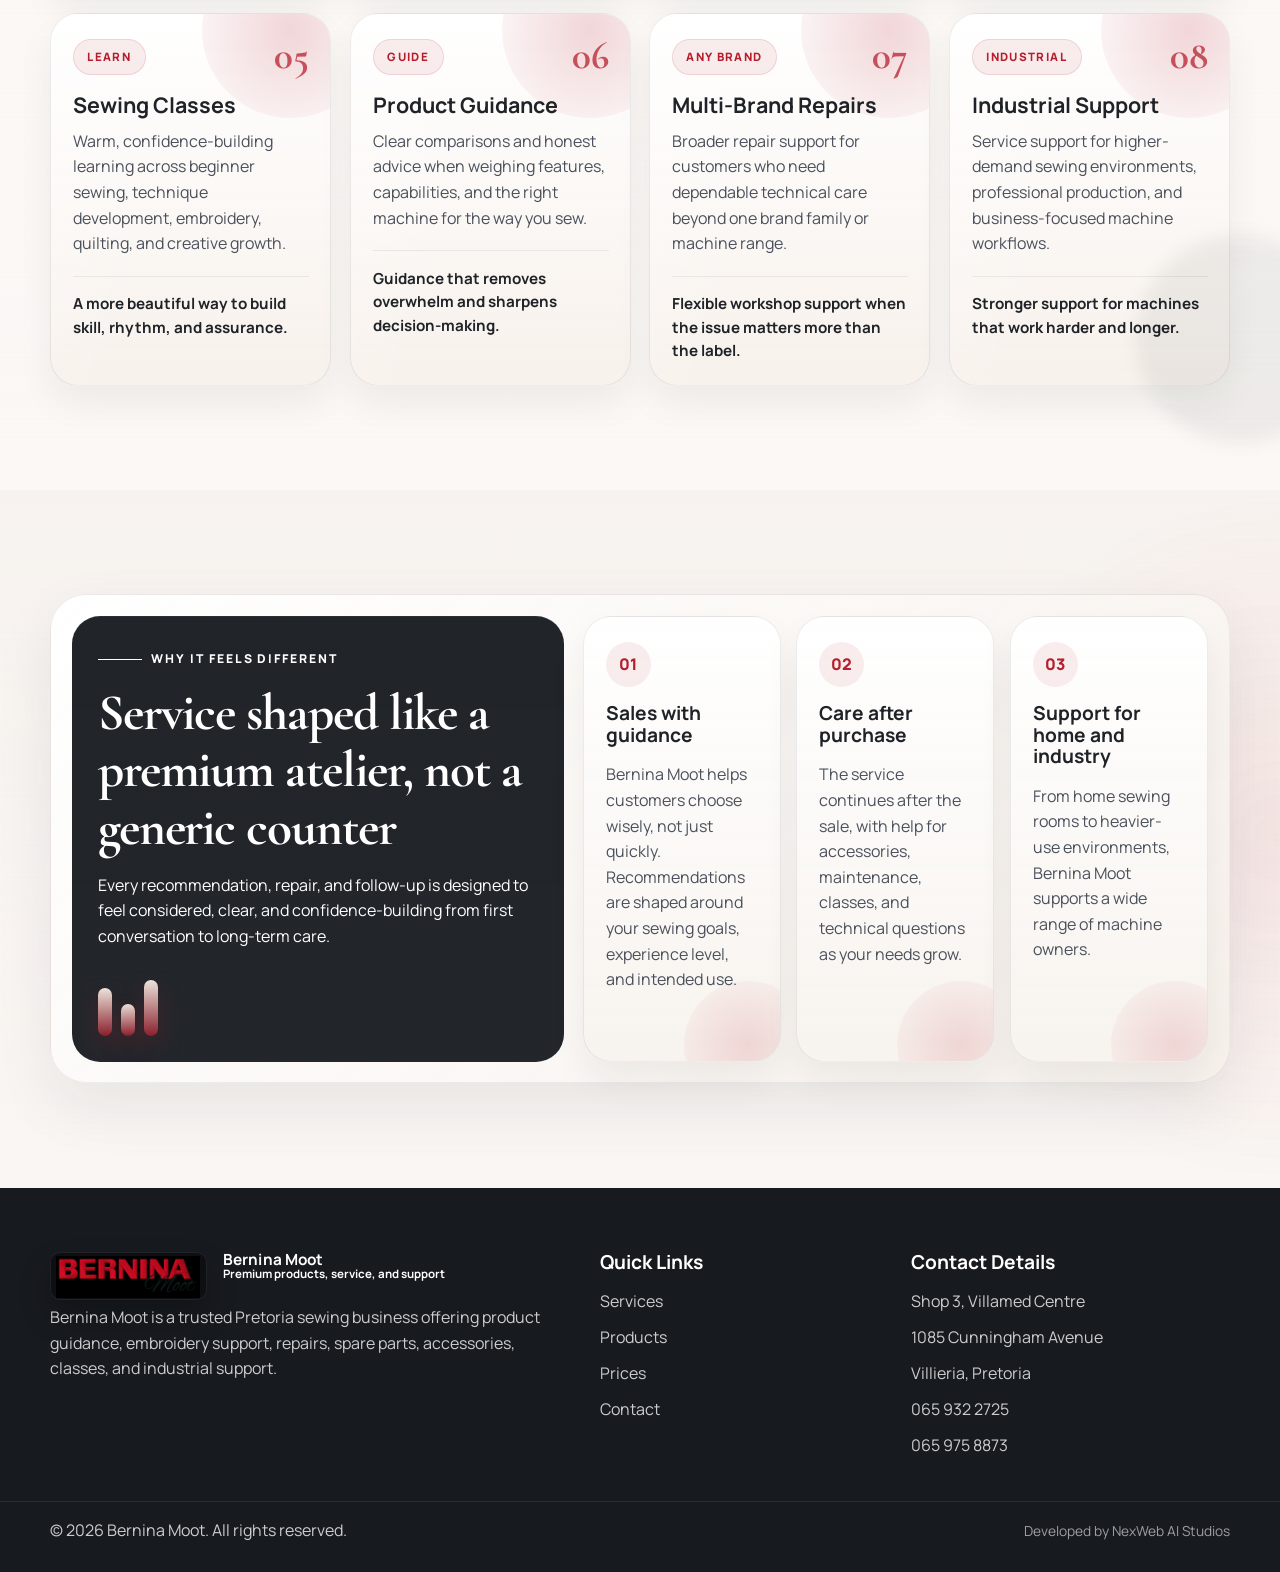
<file: services.html>
<!DOCTYPE html>
<html lang="en">
    <head>
        <meta charset="UTF-8">
        <meta name="viewport" content="width=device-width, initial-scale=1.0">
        <meta
            name="description"
            content="Explore Bernina Moot services including product guidance, embroidery support, repairs, spare parts, accessories, classes, and industrial support in Pretoria."
        >
        <meta name="theme-color" content="#b51e2d">
        <meta name="robots" content="index, follow">
        <link rel="canonical" href="https://berninamoot.co.za/services.html">
        <meta property="og:type" content="website">
        <meta property="og:site_name" content="Bernina Moot">
        <meta property="og:title" content="Services | Bernina Moot">
        <meta property="og:description" content="Explore Bernina Moot services including product guidance, embroidery support, repairs, spare parts, accessories, classes, and industrial support in Pretoria.">
        <meta property="og:url" content="https://berninamoot.co.za/services.html">
        <meta property="og:image" content="https://berninamoot.co.za/assets/images/light%20logo.jpeg">
        <meta property="og:image:alt" content="Bernina Moot logo">
        <meta property="og:image:width" content="1366">
        <meta property="og:image:height" content="360">
        <meta name="twitter:card" content="summary_large_image">
        <meta name="twitter:title" content="Services | Bernina Moot">
        <meta name="twitter:description" content="Explore Bernina Moot services including product guidance, embroidery support, repairs, spare parts, accessories, classes, and industrial support in Pretoria.">
        <meta name="twitter:image" content="https://berninamoot.co.za/assets/images/light%20logo.jpeg">
        <meta name="twitter:image:alt" content="Bernina Moot logo">
        <title>
            Services | Bernina Moot
        </title>
        <link rel="icon" type="image/svg+xml" href="/favicon.svg">
        <link rel="shortcut icon" href="/favicon.svg">
        <link rel="apple-touch-icon" href="https://berninamoot.co.za/assets/images/light%20logo.jpeg">
        <link rel="manifest" href="/site.webmanifest">
        <link rel="preconnect" href="https://fonts.googleapis.com">
        <link rel="preconnect" href="https://fonts.gstatic.com" crossorigin>
        <link
            href="https://fonts.googleapis.com/css2?family=Manrope:wght@400;500;600;700;800&family=Cormorant+Garamond:wght@600;700&display=swap"
            rel="stylesheet"
        >
        <link rel="stylesheet" href="assets/css/style.css">
    </head>
    <body>
        <!-- Floating action buttons -->
        <a
            class="floating-whatsapp"
            href="https://wa.me/27659322725?text=Hello%20Bernina%20Moot%2C%20I%20would%20like%20to%20enquire%20about%20your%20machines%20%2F%20services."
            target="_blank"
            rel="noopener noreferrer"
            aria-label="Chat with Bernina Moot on WhatsApp"
        >
            <span class="floating-whatsapp__tooltip">
                Chat on WhatsApp
            </span>
            <span class="floating-whatsapp__icon" aria-hidden="true">
                <svg viewBox="0 0 24 24" role="presentation">
                    <path
                        d="
                            M20.52 3.48A11.86 11.86 0 0 0 12.04 0C5.5 0 .17 5.32.17 11.88
                            c0 2.09.54 4.13 1.57 5.93L0 24l6.35-1.66a11.8 11.8 0 0 0 5.69 1.45h.01
                            c6.55 0 11.88-5.33 11.88-11.89 0-3.17-1.24-6.15-3.41-8.42zm-8.48 18.3h-.01
                            a9.86 9.86 0 0 1-5.03-1.38l-.36-.21-3.77.99 1-3.68-.24-.38a9.86 9.86 0 0 1-1.51-5.26
                            c0-5.45 4.44-9.89 9.9-9.89 2.64 0 5.12 1.03 6.98 2.9a9.83 9.83 0 0 1 2.9 6.99
                            c0 5.46-4.44 9.9-9.89 9.9zm5.43-7.41c-.3-.15-1.77-.87-2.04-.97-.27-.1-.47-.15-.67.15
                            s-.77.97-.94 1.17c-.17.2-.35.22-.64.08-.3-.15-1.25-.46-2.39-1.47-.88-.78-1.48-1.74-1.65-2.03
                            -.17-.3-.02-.46.13-.61.13-.13.3-.35.45-.52.15-.17.2-.3.3-.5.1-.2.05-.37-.02-.52
                            -.08-.15-.67-1.61-.92-2.2-.24-.58-.48-.5-.67-.51h-.57c-.2 0-.52.08-.8.37
                            s-1.05 1.03-1.05 2.5c0 1.47 1.08 2.89 1.23 3.09.15.2 2.12 3.23 5.13 4.53
                            .72.31 1.28.5 1.72.63.72.23 1.38.2 1.9.12.58-.09 1.77-.72 2.02-1.42
                            .25-.7.25-1.3.17-1.42-.08-.12-.27-.2-.57-.35z
                        "
                        fill="currentColor"
                    >
                    </path>
                </svg>
            </span>
        </a>
        <button class="back-to-top" type="button" aria-label="Back to top">
            <span aria-hidden="true">
                &uarr;
            </span>
        </button>
        <!-- Shared site header -->
        <header class="site-header" id="top">
            <div class="container header__inner">
                <a class="logo" href="index.html" aria-label="Bernina Moot home">
                    <span class="logo__mark"><img src="assets/images/light%20logo.jpeg" alt="" aria-hidden="true"></span>
                    <span class="logo__text">
                        <strong>
                            Bernina Moot
                        </strong>
                        <small>
                            Premium products, service, and support
                        </small>
                    </span>
                </a>
                <nav class="main-nav" aria-label="Primary navigation">
                    <button
                        class="nav-toggle"
                        type="button"
                        aria-expanded="false"
                        aria-controls="primary-menu"
                        aria-label="Open navigation menu"
                    >
                        <span>
                        </span>
                        <span>
                        </span>
                        <span>
                        </span>
                    </button>
                    <div class="nav-panel" id="primary-menu">
                        <ul class="nav-links">
                            <li>
                                <a href="index.html" class="nav-link">
                                    Home
                                </a>
                            </li>
                            <li>
                                <a href="services.html" class="nav-link active">
                                    Services
                                </a>
                            </li>
                            <li>
                                <a href="products.html" class="nav-link">
                                    Products
                                </a>
                            </li>
                            <li>
                                <a href="prices.html" class="nav-link">
                                    Prices
                                </a>
                            </li>
                        </ul>
                        <a class="button button--primary header__cta" href="contact.html">
                            Contact Us
                        </a>
                    </div>
                </nav>
            </div>
        </header>
        <main>
            <!-- Services hero -->
            <section
                class="page-hero"
                style="background-color: #d8d0ca; --page-hero-position: center 52%; --page-hero-position-mobile: center 44%; --page-hero-scale: 1; --page-hero-scale-mobile: 1;"
            >
                <div
                    class="page-hero__image"
                    style="background-image: url('assets/images/gallery/class-2.jpg');"
                >
                </div>
                <div class="page-hero__overlay">
                </div>
                <div class="container page-hero__content" data-reveal="up">
                    <p class="eyebrow eyebrow--light">
                        Services
                    </p>
                    <h1>
                        Premium
                        <span
                            class="typed-word typed-word--headline typed-word--hero-strong"
                            data-words="Expert,Practical,Creative,Technical"
                        >
                            Expert
                        </span>
                        <span class="hero__headline-break">
                            support, from machine sales to long-term care
                        </span>
                    </h1>
                    <p>
                        From curated machine guidance to technical care, accessories, spare parts, classes,
                        and repairs, Bernina Moot offers a refined sewing destination under one roof.
                    </p>
                </div>
            </section>
            <!-- Services listing -->
            <section class="section services-showcase" data-reveal="section">
                <div class="container section-heading services-showcase__heading" data-reveal="up">
                    <p class="eyebrow">
                        What We Do
                    </p>
                    <h2>
                        Practical services designed around real sewing needs
                    </h2>
                    <p>
                        Whether you are shopping, learning, servicing, or troubleshooting, Bernina Moot offers
                        warm, expert support with a premium standard of care.
                    </p>
                    <div class="services-showcase__rail" aria-hidden="true">
                        <div class="services-showcase__rail-track">
                            <span>
                                Bernina Guidance
                            </span>
                            <span>
                                Technical Care
                            </span>
                            <span>
                                Creative Learning
                            </span>
                            <span>
                                Spare Parts
                            </span>
                            <span>
                                Accessories
                            </span>
                            <span>
                                Industrial Support
                            </span>
                            <span>
                                Bernina Guidance
                            </span>
                            <span>
                                Technical Care
                            </span>
                            <span>
                                Creative Learning
                            </span>
                            <span>
                                Spare Parts
                            </span>
                            <span>
                                Accessories
                            </span>
                            <span>
                                Industrial Support
                            </span>
                        </div>
                    </div>
                </div>
                <div class="container services__grid services__grid--premium">
                    <article class="service-card service-card--premium" data-reveal="up">
                        <div class="service-card__top">
                            <span class="service-card__badge">
                                Sales
                            </span>
                            <span class="service-card__index">
                                01
                            </span>
                        </div>
                        <h3>
                            Curated Sewing Machine Sales
                        </h3>
                        <p>
                            Thoughtful guidance on Bernina, Bernette, and machine categories suited to
                            domestic sewing, quilting, embroidery, and business use.
                        </p>
                        <p class="service-card__meta">
                            Showroom advice shaped around fit, finish, and long-term confidence.
                        </p>
                    </article>
                    <article class="service-card service-card--premium" data-reveal="up">
                        <div class="service-card__top">
                            <span class="service-card__badge">
                                Repair
                            </span>
                            <span class="service-card__index">
                                02
                            </span>
                        </div>
                        <h3>
                            Repairs & Technical Care
                        </h3>
                        <p>
                            Diagnostics, servicing, and repairs delivered with clarity, precision, and the
                            steady hand of experienced technical support.
                        </p>
                        <p class="service-card__meta">
                            Workshop-level care for machines that need dependable attention.
                        </p>
                    </article>
                    <article class="service-card service-card--premium" data-reveal="up">
                        <div class="service-card__top">
                            <span class="service-card__badge">
                                Parts
                            </span>
                            <span class="service-card__index">
                                03
                            </span>
                        </div>
                        <h3>
                            Spare Parts Support
                        </h3>
                        <p>
                            Help sourcing the right parts to keep trusted machines running smoothly,
                            accurately, and without unnecessary delays.
                        </p>
                        <p class="service-card__meta">
                            Reliable support for ongoing performance and practical upkeep.
                        </p>
                    </article>
                    <article class="service-card service-card--premium" data-reveal="up">
                        <div class="service-card__top">
                            <span class="service-card__badge">
                                Extras
                            </span>
                            <span class="service-card__index">
                                04
                            </span>
                        </div>
                        <h3>
                            Premium Accessories
                        </h3>
                        <p>
                            Practical add-ons and sewing essentials selected to make everyday setup,
                            workflow, and finishing feel more complete.
                        </p>
                        <p class="service-card__meta">
                            Small upgrades that elevate comfort, control, and results.
                        </p>
                    </article>
                    <article class="service-card service-card--premium" data-reveal="up">
                        <div class="service-card__top">
                            <span class="service-card__badge">
                                Learn
                            </span>
                            <span class="service-card__index">
                                05
                            </span>
                        </div>
                        <h3>
                            Sewing Classes
                        </h3>
                        <p>
                            Warm, confidence-building learning across beginner sewing, technique development,
                            embroidery, quilting, and creative growth.
                        </p>
                        <p class="service-card__meta">
                            A more beautiful way to build skill, rhythm, and assurance.
                        </p>
                    </article>
                    <article class="service-card service-card--premium" data-reveal="up">
                        <div class="service-card__top">
                            <span class="service-card__badge">
                                Guide
                            </span>
                            <span class="service-card__index">
                                06
                            </span>
                        </div>
                        <h3>
                            Product Guidance
                        </h3>
                        <p>
                            Clear comparisons and honest advice when weighing features, capabilities, and the
                            right machine for the way you sew.
                        </p>
                        <p class="service-card__meta">
                            Guidance that removes overwhelm and sharpens decision-making.
                        </p>
                    </article>
                    <article class="service-card service-card--premium" data-reveal="up">
                        <div class="service-card__top">
                            <span class="service-card__badge">
                                Any Brand
                            </span>
                            <span class="service-card__index">
                                07
                            </span>
                        </div>
                        <h3>
                            Multi-Brand Repairs
                        </h3>
                        <p>
                            Broader repair support for customers who need dependable technical care beyond
                            one brand family or machine range.
                        </p>
                        <p class="service-card__meta">
                            Flexible workshop support when the issue matters more than the label.
                        </p>
                    </article>
                    <article class="service-card service-card--premium" data-reveal="up">
                        <div class="service-card__top">
                            <span class="service-card__badge">
                                Industrial
                            </span>
                            <span class="service-card__index">
                                08
                            </span>
                        </div>
                        <h3>
                            Industrial Support
                        </h3>
                        <p>
                            Service support for higher-demand sewing environments, professional production,
                            and business-focused machine workflows.
                        </p>
                        <p class="service-card__meta">
                            Stronger support for machines that work harder and longer.
                        </p>
                    </article>
                </div>
            </section>
            <!-- Service value explanation -->
            <section class="section section--soft services-atelier" data-reveal="section">
                <div class="container services-atelier__shell">
                    <div class="services-atelier__intro" data-reveal="up">
                        <p class="eyebrow">
                            Why It Feels Different
                        </p>
                        <h2>
                            Service shaped like a premium atelier, not a generic counter
                        </h2>
                        <p>
                            Every recommendation, repair, and follow-up is designed to feel considered,
                            clear, and confidence-building from first conversation to long-term care.
                        </p>
                        <div class="services-atelier__signal" aria-hidden="true">
                            <span>
                            </span>
                            <span>
                            </span>
                            <span>
                            </span>
                        </div>
                    </div>
                    <div class="detail-grid services-atelier__grid">
                        <article class="detail-card detail-card--service" data-reveal="up">
                            <span class="detail-card__index">
                                01
                            </span>
                            <h3>
                                Sales with guidance
                            </h3>
                            <p>
                                Bernina Moot helps customers choose wisely, not just quickly.
                                Recommendations are shaped around your sewing goals, experience level,
                                and intended use.
                            </p>
                        </article>
                        <article class="detail-card detail-card--service" data-reveal="up">
                            <span class="detail-card__index">
                                02
                            </span>
                            <h3>
                                Care after purchase
                            </h3>
                            <p>
                                The service continues after the sale, with help for accessories,
                                maintenance, classes, and technical questions as your needs grow.
                            </p>
                        </article>
                        <article class="detail-card detail-card--service" data-reveal="up">
                            <span class="detail-card__index">
                                03
                            </span>
                            <h3>
                                Support for home and industry
                            </h3>
                            <p>
                                From home sewing rooms to heavier-use environments, Bernina Moot
                                supports a wide range of machine owners.
                            </p>
                        </article>
                    </div>
                </div>
            </section>
        </main>
        <!-- Shared site footer -->
        <footer class="site-footer">
            <div class="container footer__grid">
                <div class="footer__brand">
                    <a class="logo logo--footer" href="index.html" aria-label="Bernina Moot home">
                        <span class="logo__mark"><img src="assets/images/dark%20logo.jpeg" alt="" aria-hidden="true"></span>
                        <span class="logo__text">
                            <strong>
                                Bernina Moot
                            </strong>
                            <small>
                                Premium products, service, and support
                            </small>
                        </span>
                    </a>
                    <p>
                        Bernina Moot is a trusted Pretoria sewing business offering product guidance,
                        embroidery support, repairs, spare parts, accessories, classes, and industrial
                        support.
                    </p>
                </div>
                <div class="footer__links">
                    <h3>
                        Quick Links
                    </h3>
                    <ul>
                        <li>
                            <a href="services.html">
                                Services
                            </a>
                        </li>
                        <li>
                            <a href="products.html">
                                Products
                            </a>
                        </li>
                        <li>
                            <a href="prices.html">
                                Prices
                            </a>
                        </li>
                        <li>
                            <a href="contact.html">
                                Contact
                            </a>
                        </li>
                    </ul>
                </div>
                <div class="footer__contact">
                    <h3>
                        Contact Details
                    </h3>
                    <p>
                        Shop 3, Villamed Centre
                    </p>
                    <p>
                        1085 Cunningham Avenue
                    </p>
                    <p>
                        Villieria, Pretoria
                    </p>
                    <p>
                        <a href="tel:+27659322725">
                            065 932 2725
                        </a>
                    </p>
                    <p>
                        <a href="tel:+27659758873">
                            065 975 8873
                        </a>
                    </p>
                </div>
            </div>
            <div class="footer__bottom">
                <div class="container">
                    <p>
                        &copy;
                        <span id="currentYear">
                        </span>
                        Bernina Moot. All rights reserved.
                    </p>
                    <a class="footer__credit" href="https://nxwbstudios.co.za" target="_blank" rel="noopener">
                        Developed by NexWeb AI Studios
                    </a>
                </div>
            </div>
        </footer>
        <script src="assets/js/script.js">
        </script>
    </body>
</html>
</file>
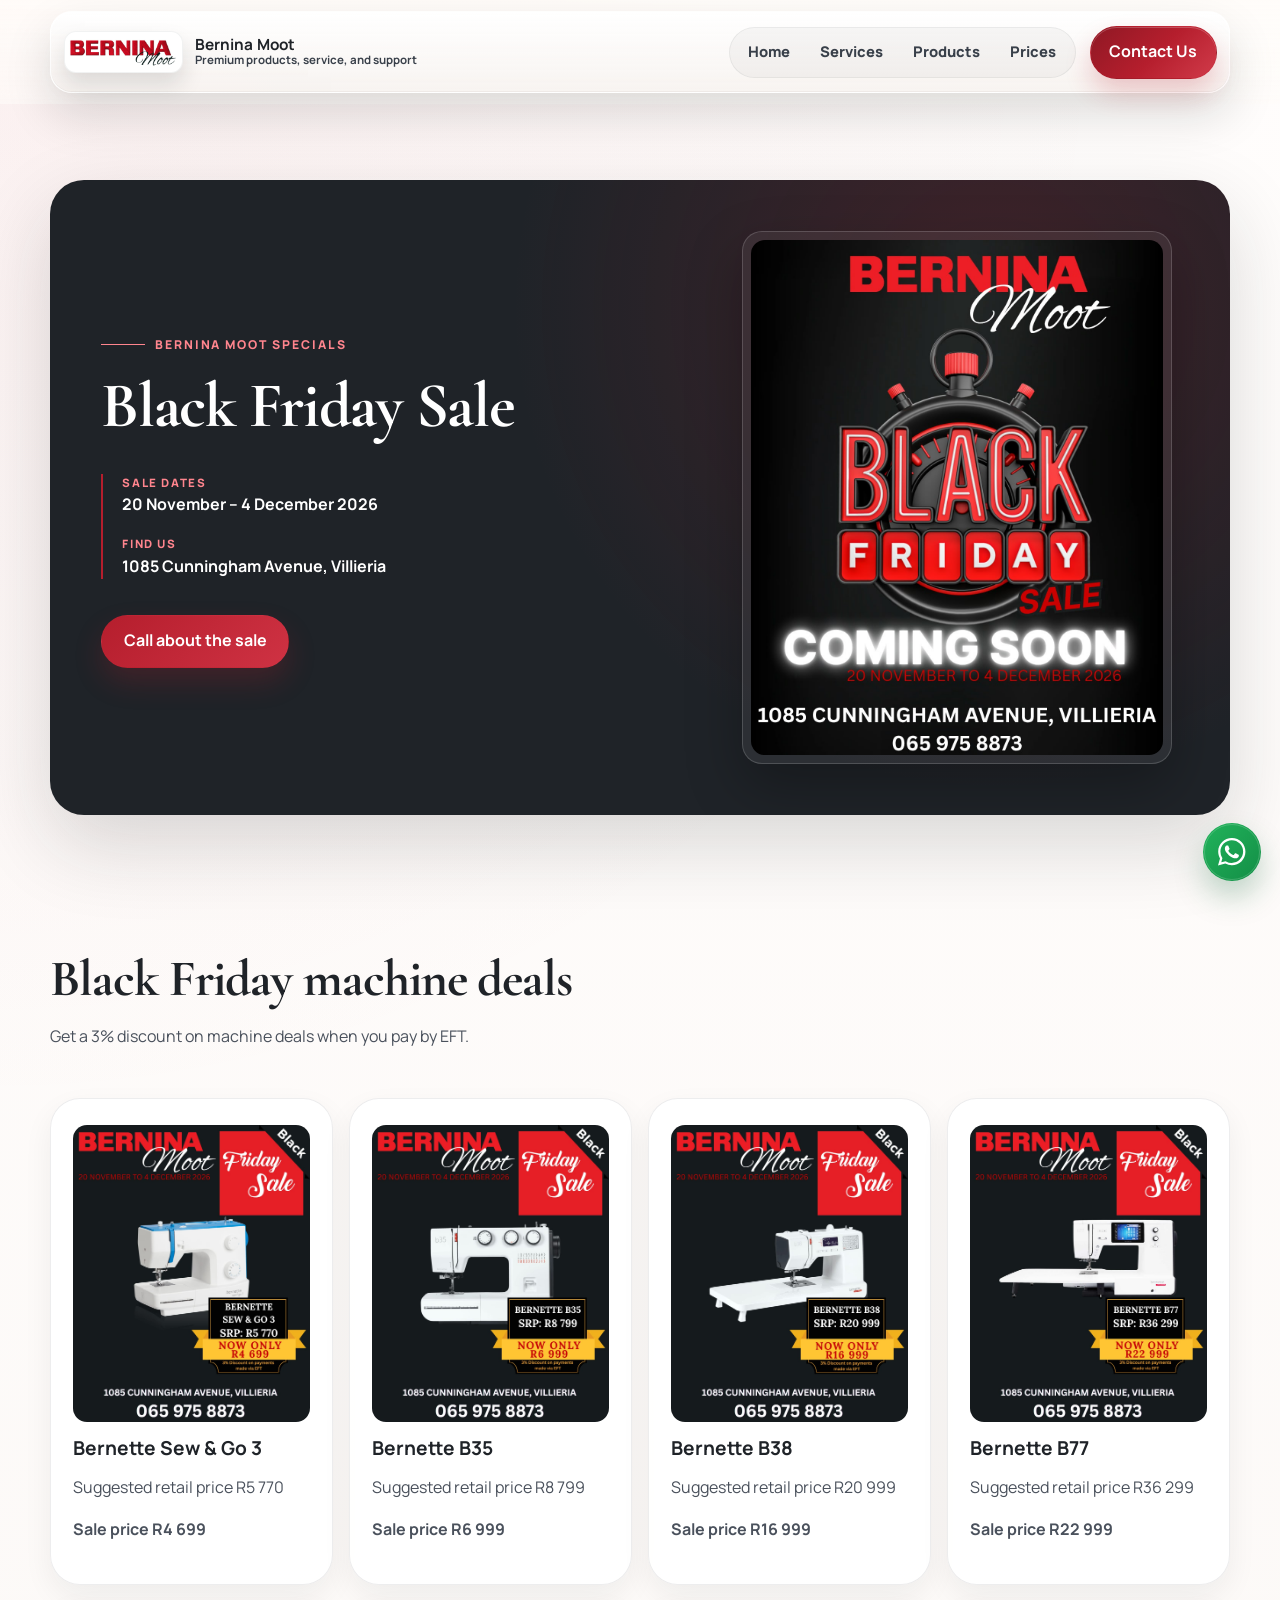
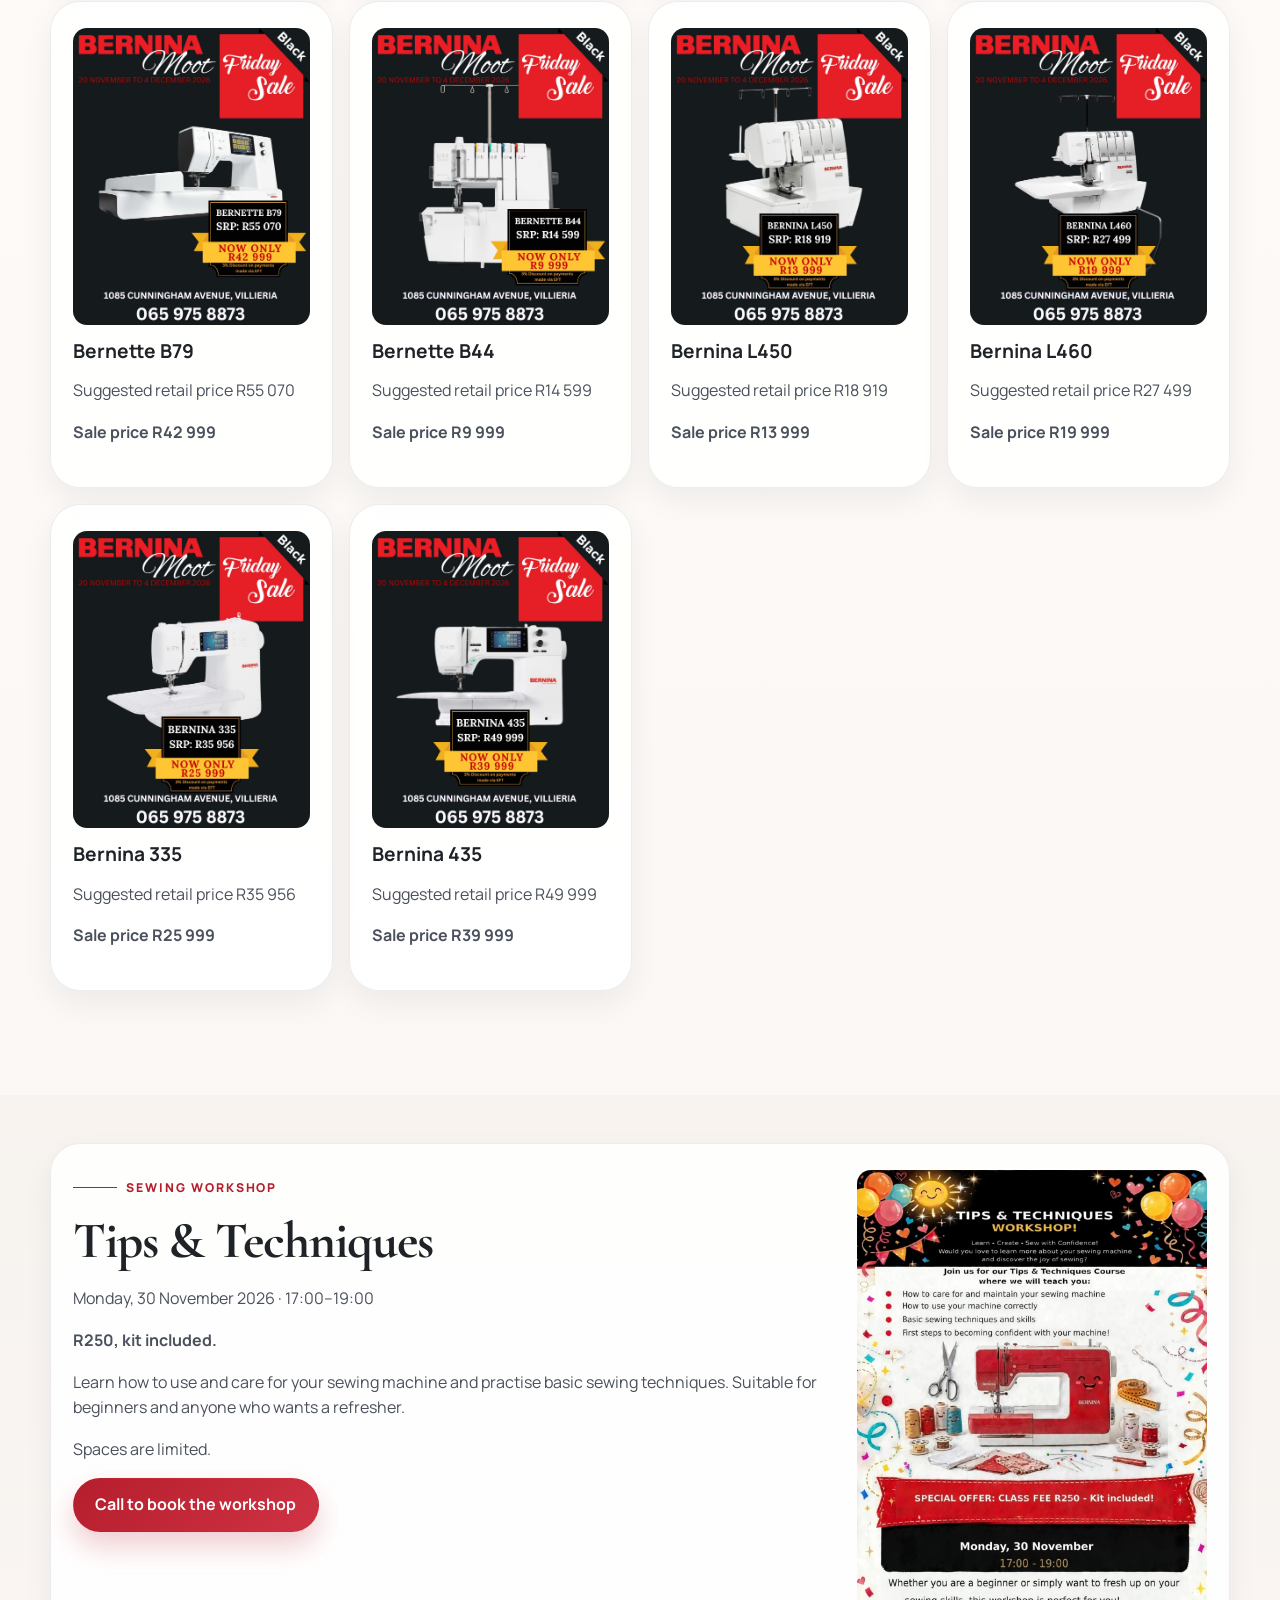
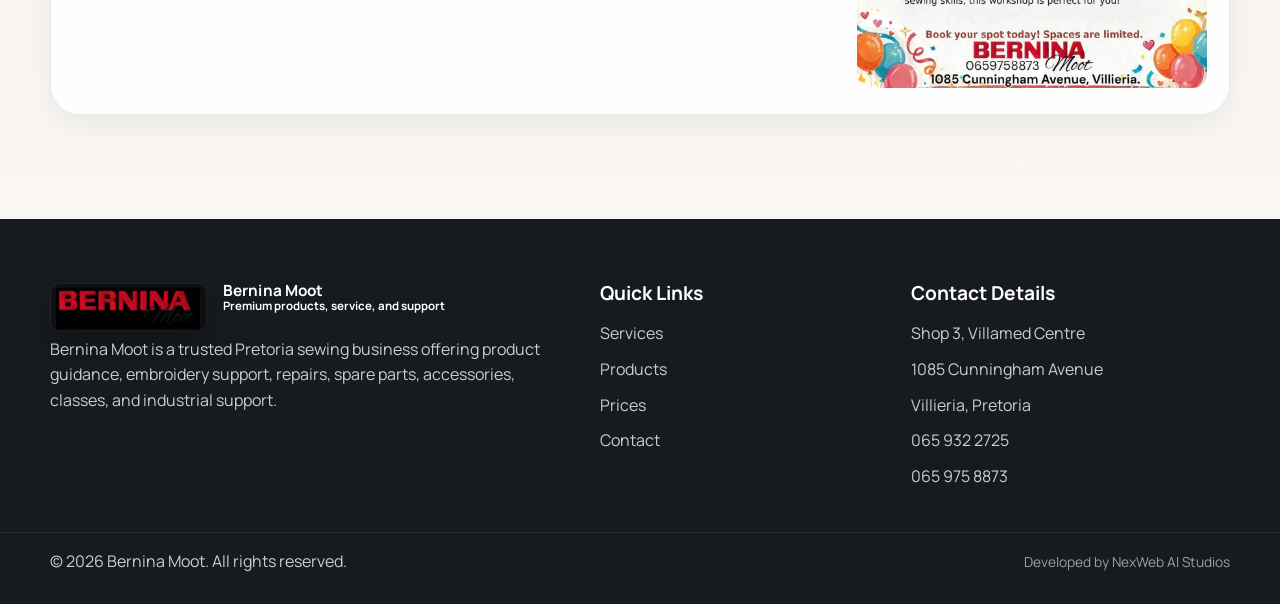
<file: specials.html>
<!DOCTYPE html>
<html lang="en">
    <head>
        <meta charset="UTF-8">
        <meta name="viewport" content="width=device-width, initial-scale=1.0">
        <meta
            name="description"
            content="See Black Friday specials at Bernina Moot in Villieria, Pretoria. The sale runs from 20 November to 4 December 2026."
        >
        <meta name="theme-color" content="#b51e2d">
        <meta name="robots" content="index, follow">
        <link rel="canonical" href="https://berninamoot.co.za/specials.html">
        <meta property="og:type" content="website">
        <meta property="og:site_name" content="Bernina Moot">
        <meta property="og:title" content="Specials | Bernina Moot">
        <meta property="og:description" content="See Black Friday specials at Bernina Moot in Villieria, Pretoria. The sale runs from 20 November to 4 December 2026.">
        <meta property="og:url" content="https://berninamoot.co.za/specials.html">
        <meta property="og:image" content="https://berninamoot.co.za/assets/images/specials/black-friday-2026.jpeg">
        <meta property="og:image:alt" content="Bernina Moot Black Friday sale flyer">
        <meta property="og:image:width" content="1080">
        <meta property="og:image:height" content="1350">
        <meta name="twitter:card" content="summary_large_image">
        <meta name="twitter:title" content="Specials | Bernina Moot">
        <meta name="twitter:description" content="See Black Friday specials at Bernina Moot in Villieria, Pretoria. The sale runs from 20 November to 4 December 2026.">
        <meta name="twitter:image" content="https://berninamoot.co.za/assets/images/specials/black-friday-2026.jpeg">
        <meta name="twitter:image:alt" content="Bernina Moot Black Friday sale flyer">
        <title>
            Specials | Bernina Moot
        </title>
        <link rel="icon" type="image/svg+xml" href="/favicon.svg">
        <link rel="shortcut icon" href="/favicon.svg">
        <link rel="apple-touch-icon" href="https://berninamoot.co.za/assets/images/light%20logo.jpeg">
        <link rel="manifest" href="/site.webmanifest">
        <link rel="preconnect" href="https://fonts.googleapis.com">
        <link rel="preconnect" href="https://fonts.gstatic.com" crossorigin>
        <link
            href="https://fonts.googleapis.com/css2?family=Manrope:wght@400;500;600;700;800&family=Cormorant+Garamond:wght@600;700&display=swap"
            rel="stylesheet"
        >
        <link rel="stylesheet" href="assets/css/style.css">
    </head>
    <body>
        <!-- Floating action buttons -->
        <a
            class="floating-whatsapp"
            href="https://wa.me/27659322725?text=Hello%20Bernina%20Moot%2C%20I%20would%20like%20to%20ask%20about%20your%20Black%20Friday%20specials."
            target="_blank"
            rel="noopener noreferrer"
            aria-label="Chat with Bernina Moot on WhatsApp"
        >
            <span class="floating-whatsapp__tooltip">
                Chat on WhatsApp
            </span>
            <span class="floating-whatsapp__icon" aria-hidden="true">
                <svg viewBox="0 0 24 24" role="presentation">
                    <path
                        d="
                            M20.52 3.48A11.86 11.86 0 0 0 12.04 0C5.5 0 .17 5.32.17 11.88
                            c0 2.09.54 4.13 1.57 5.93L0 24l6.35-1.66a11.8 11.8 0 0 0 5.69 1.45h.01
                            c6.55 0 11.88-5.33 11.88-11.89 0-3.17-1.24-6.15-3.41-8.42zm-8.48 18.3h-.01
                            a9.86 9.86 0 0 1-5.03-1.38l-.36-.21-3.77.99 1-3.68-.24-.38a9.86 9.86 0 0 1-1.51-5.26
                            c0-5.45 4.44-9.89 9.9-9.89 2.64 0 5.12 1.03 6.98 2.9a9.83 9.83 0 0 1 2.9 6.99
                            c0 5.46-4.44 9.9-9.89 9.9zm5.43-7.41c-.3-.15-1.77-.87-2.04-.97-.27-.1-.47-.15-.67.15
                            s-.77.97-.94 1.17c-.17.2-.35.22-.64.08-.3-.15-1.25-.46-2.39-1.47-.88-.78-1.48-1.74-1.65-2.03
                            -.17-.3-.02-.46.13-.61.13-.13.3-.35.45-.52.15-.17.2-.3.3-.5.1-.2.05-.37-.02-.52
                            -.08-.15-.67-1.61-.92-2.2-.24-.58-.48-.5-.67-.51h-.57c-.2 0-.52.08-.8.37
                            s-1.05 1.03-1.05 2.5c0 1.47 1.08 2.89 1.23 3.09.15.2 2.12 3.23 5.13 4.53
                            .72.31 1.28.5 1.72.63.72.23 1.38.2 1.9.12.58-.09 1.77-.72 2.02-1.42
                            .25-.7.25-1.3.17-1.42-.08-.12-.27-.2-.57-.35z
                        "
                        fill="currentColor"
                    >
                    </path>
                </svg>
            </span>
        </a>
        <button class="back-to-top" type="button" aria-label="Back to top">
            <span aria-hidden="true">
                &uarr;
            </span>
        </button>
        <!-- Shared site header -->
        <header class="site-header" id="top">
            <div class="container header__inner">
                <a class="logo" href="index.html" aria-label="Bernina Moot home">
                    <span class="logo__mark"><img src="assets/images/light%20logo.jpeg" alt="" aria-hidden="true"></span>
                    <span class="logo__text">
                        <strong>
                            Bernina Moot
                        </strong>
                        <small>
                            Premium products, service, and support
                        </small>
                    </span>
                </a>
                <nav class="main-nav" aria-label="Primary navigation">
                    <button
                        class="nav-toggle"
                        type="button"
                        aria-expanded="false"
                        aria-controls="primary-menu"
                        aria-label="Open navigation menu"
                    >
                        <span>
                        </span>
                        <span>
                        </span>
                        <span>
                        </span>
                    </button>
                    <div class="nav-panel" id="primary-menu">
                        <ul class="nav-links">
                            <li>
                                <a href="index.html" class="nav-link">
                                    Home
                                </a>
                            </li>
                            <li>
                                <a href="services.html" class="nav-link">
                                    Services
                                </a>
                            </li>
                            <li>
                                <a href="products.html" class="nav-link">
                                    Products
                                </a>
                            </li>
                            <li>
                                <a href="prices.html" class="nav-link">
                                    Prices
                                </a>
                            </li>
                        </ul>
                        <a class="button button--primary header__cta" href="contact.html">
                            Contact Us
                        </a>
                    </div>
                </nav>
            </div>
        </header>
        <main>
            <section class="black-friday" aria-labelledby="specials-title">
                <div class="container black-friday__layout">
                    <div class="black-friday__content">
                        <p class="eyebrow black-friday__eyebrow">Bernina Moot Specials</p>
                        <h1 id="specials-title">Black Friday Sale</h1>
                        <div class="black-friday__details">
                            <div>
                                <span>Sale dates</span>
                                <strong><time datetime="2026-11-20">20 November</time> &ndash; <time datetime="2026-12-04">4 December 2026</time></strong>
                            </div>
                            <div>
                                <span>Find us</span>
                                <strong>1085 Cunningham Avenue, Villieria</strong>
                            </div>
                        </div>
                        <a class="button button--primary" href="tel:+27659758873">Call about the sale</a>
                    </div>
                    <div class="black-friday__artwork">
                        <img
                            src="assets/images/specials/black-friday-2026.jpeg"
                            alt=""
                            width="1080"
                            height="1350"
                            decoding="async"
                        >
                    </div>
                </div>
            </section>
            <section class="section section--tight" aria-labelledby="deals-title">
                <div class="container">
                    <div class="section-heading">
                        <h2 id="deals-title">Black Friday machine deals</h2>
                        <p>Get a 3% discount on machine deals when you pay by EFT.</p>
                    </div>
                    <div class="detail-grid specials-grid">
                        <article class="detail-card">
                            <a class="specials-flyer" href="assets/images/specials/black-friday-2026-bernette-sew-and-go-3.jpeg" aria-label="Open full-size flyer for Bernette Sew &amp; Go 3">
                                <img src="assets/images/specials/black-friday-2026-bernette-sew-and-go-3.jpeg" alt="" width="1080" height="1350" loading="lazy" decoding="async">
                            </a>
                            <h3>Bernette Sew &amp; Go 3</h3>
                            <p>Suggested retail price R5&nbsp;770</p>
                            <p><strong>Sale price R4&nbsp;699</strong></p>
                        </article>
                        <article class="detail-card">
                            <a class="specials-flyer" href="assets/images/specials/black-friday-2026-bernette-b35.jpeg" aria-label="Open full-size flyer for Bernette B35">
                                <img src="assets/images/specials/black-friday-2026-bernette-b35.jpeg" alt="" width="1080" height="1350" loading="lazy" decoding="async">
                            </a>
                            <h3>Bernette B35</h3>
                            <p>Suggested retail price R8&nbsp;799</p>
                            <p><strong>Sale price R6&nbsp;999</strong></p>
                        </article>
                        <article class="detail-card">
                            <a class="specials-flyer" href="assets/images/specials/black-friday-2026-bernette-b38.jpeg" aria-label="Open full-size flyer for Bernette B38">
                                <img src="assets/images/specials/black-friday-2026-bernette-b38.jpeg" alt="" width="1080" height="1350" loading="lazy" decoding="async">
                            </a>
                            <h3>Bernette B38</h3>
                            <p>Suggested retail price R20&nbsp;999</p>
                            <p><strong>Sale price R16&nbsp;999</strong></p>
                        </article>
                        <article class="detail-card">
                            <a class="specials-flyer" href="assets/images/specials/black-friday-2026-bernette-b77.jpeg" aria-label="Open full-size flyer for Bernette B77">
                                <img src="assets/images/specials/black-friday-2026-bernette-b77.jpeg" alt="" width="1080" height="1350" loading="lazy" decoding="async">
                            </a>
                            <h3>Bernette B77</h3>
                            <p>Suggested retail price R36&nbsp;299</p>
                            <p><strong>Sale price R22&nbsp;999</strong></p>
                        </article>
                        <article class="detail-card">
                            <a class="specials-flyer" href="assets/images/specials/black-friday-2026-bernette-b79.jpeg" aria-label="Open full-size flyer for Bernette B79">
                                <img src="assets/images/specials/black-friday-2026-bernette-b79.jpeg" alt="" width="1080" height="1350" loading="lazy" decoding="async">
                            </a>
                            <h3>Bernette B79</h3>
                            <p>Suggested retail price R55&nbsp;070</p>
                            <p><strong>Sale price R42&nbsp;999</strong></p>
                        </article>
                        <article class="detail-card">
                            <a class="specials-flyer" href="assets/images/specials/black-friday-2026-bernette-b44.jpeg" aria-label="Open full-size flyer for Bernette B44">
                                <img src="assets/images/specials/black-friday-2026-bernette-b44.jpeg" alt="" width="1080" height="1350" loading="lazy" decoding="async">
                            </a>
                            <h3>Bernette B44</h3>
                            <p>Suggested retail price R14&nbsp;599</p>
                            <p><strong>Sale price R9&nbsp;999</strong></p>
                        </article>
                        <article class="detail-card">
                            <a class="specials-flyer" href="assets/images/specials/black-friday-2026-bernina-l450.jpeg" aria-label="Open full-size flyer for Bernina L450">
                                <img src="assets/images/specials/black-friday-2026-bernina-l450.jpeg" alt="" width="1080" height="1350" loading="lazy" decoding="async">
                            </a>
                            <h3>Bernina L450</h3>
                            <p>Suggested retail price R18&nbsp;919</p>
                            <p><strong>Sale price R13&nbsp;999</strong></p>
                        </article>
                        <article class="detail-card">
                            <a class="specials-flyer" href="assets/images/specials/black-friday-2026-bernina-l460.jpeg" aria-label="Open full-size flyer for Bernina L460">
                                <img src="assets/images/specials/black-friday-2026-bernina-l460.jpeg" alt="" width="1080" height="1350" loading="lazy" decoding="async">
                            </a>
                            <h3>Bernina L460</h3>
                            <p>Suggested retail price R27&nbsp;499</p>
                            <p><strong>Sale price R19&nbsp;999</strong></p>
                        </article>
                        <article class="detail-card">
                            <a class="specials-flyer" href="assets/images/specials/black-friday-2026-bernina-335.jpeg" aria-label="Open full-size flyer for Bernina 335">
                                <img src="assets/images/specials/black-friday-2026-bernina-335.jpeg" alt="" width="1080" height="1350" loading="lazy" decoding="async">
                            </a>
                            <h3>Bernina 335</h3>
                            <p>Suggested retail price R35&nbsp;956</p>
                            <p><strong>Sale price R25&nbsp;999</strong></p>
                        </article>
                        <article class="detail-card">
                            <a class="specials-flyer" href="assets/images/specials/black-friday-2026-bernina-435.jpeg" aria-label="Open full-size flyer for Bernina 435">
                                <img src="assets/images/specials/black-friday-2026-bernina-435.jpeg" alt="" width="1080" height="1350" loading="lazy" decoding="async">
                            </a>
                            <h3>Bernina 435</h3>
                            <p>Suggested retail price R49&nbsp;999</p>
                            <p><strong>Sale price R39&nbsp;999</strong></p>
                        </article>
                    </div>
                </div>
            </section>
            <section class="section section--soft section--tight" aria-labelledby="workshop-title">
                <div class="container">
                    <article class="detail-card specials-workshop">
                        <div>
                            <p class="eyebrow">Sewing workshop</p>
                            <h2 id="workshop-title">Tips &amp; Techniques</h2>
                            <p><time datetime="2026-11-30">Monday, 30 November 2026</time> &middot; 17:00&ndash;19:00</p>
                            <p><strong>R250, kit included.</strong></p>
                            <p>Learn how to use and care for your sewing machine and practise basic sewing techniques. Suitable for beginners and anyone who wants a refresher.</p>
                            <p>Spaces are limited.</p>
                            <a class="button button--primary" href="tel:+27659758873">Call to book the workshop</a>
                        </div>
                        <a class="specials-flyer" href="assets/images/specials/black-friday-2026-tips-and-techniques.jpeg" aria-label="Open full-size flyer for the Tips &amp; Techniques workshop">
                            <img src="assets/images/specials/black-friday-2026-tips-and-techniques.jpeg" alt="" width="1080" height="1600" loading="lazy" decoding="async">
                        </a>
                    </article>
                </div>
            </section>
        </main>
        <!-- Shared site footer -->
        <footer class="site-footer">
            <div class="container footer__grid">
                <div class="footer__brand">
                    <a class="logo logo--footer" href="index.html" aria-label="Bernina Moot home">
                        <span class="logo__mark"><img src="assets/images/dark%20logo.jpeg" alt="" aria-hidden="true"></span>
                        <span class="logo__text">
                            <strong>
                                Bernina Moot
                            </strong>
                            <small>
                                Premium products, service, and support
                            </small>
                        </span>
                    </a>
                    <p>
                        Bernina Moot is a trusted Pretoria sewing business offering product guidance,
                        embroidery support, repairs, spare parts, accessories, classes, and industrial
                        support.
                    </p>
                </div>
                <div class="footer__links">
                    <h3>
                        Quick Links
                    </h3>
                    <ul>
                        <li>
                            <a href="services.html">
                                Services
                            </a>
                        </li>
                        <li>
                            <a href="products.html">
                                Products
                            </a>
                        </li>
                        <li>
                            <a href="prices.html">
                                Prices
                            </a>
                        </li>
                        <li>
                            <a href="contact.html">
                                Contact
                            </a>
                        </li>
                    </ul>
                </div>
                <div class="footer__contact">
                    <h3>
                        Contact Details
                    </h3>
                    <p>
                        Shop 3, Villamed Centre
                    </p>
                    <p>
                        1085 Cunningham Avenue
                    </p>
                    <p>
                        Villieria, Pretoria
                    </p>
                    <p>
                        <a href="tel:+27659322725">
                            065 932 2725
                        </a>
                    </p>
                    <p>
                        <a href="tel:+27659758873">
                            065 975 8873
                        </a>
                    </p>
                </div>
            </div>
            <div class="footer__bottom">
                <div class="container">
                    <p>
                        &copy;
                        <span id="currentYear">
                        </span>
                        Bernina Moot. All rights reserved.
                    </p>
                    <a class="footer__credit" href="https://nxwbstudios.co.za" target="_blank" rel="noopener">
                        Developed by NexWeb AI Studios
                    </a>
                </div>
            </div>
        </footer>
        <script src="assets/js/script.js">
        </script>
    </body>
</html>
</file>
<file: assets/css/style.css>
/*
============================================================
Bernina Moot Premium Website Stylesheet
============================================================
This file contains the full visual system for the single-page
website, including responsive layout, premium surface styling,
motion, navigation states, and utility components.
============================================================
*/

:root {
    --color-primary: #b51e2d;
    --color-primary-dark: #8f1824;
    --color-charcoal: #1f2328;
    --color-charcoal-soft: #39404a;
    --color-text: #4a515c;
    --color-white: #ffffff;
    --color-surface: #fbf8f6;
    --color-surface-strong: #f3ede8;
    --color-surface-muted: #f7f4f1;
    --color-border: rgba(31, 35, 40, 0.08);
    --color-border-strong: rgba(31, 35, 40, 0.14);
    --color-shadow: 0 18px 60px rgba(24, 28, 34, 0.08);
    --color-shadow-soft: 0 12px 30px rgba(24, 28, 34, 0.06);
    --radius-sm: 14px;
    --radius-md: 22px;
    --radius-lg: 34px;
    --radius-pill: 999px;
    --container-width: 1180px;
    --header-height: 82px;
    --header-height-compact: 70px;
    --transition: 220ms ease;
}

*,
*::before,
*::after {
    box-sizing: border-box;
}

html {
    scroll-behavior: smooth;
    overflow-x: hidden;
    -webkit-text-size-adjust: 100%;
}

body {
    margin: 0;
    padding-top: calc(var(--header-height) + 1.6rem);
    font-family: "Manrope", sans-serif;
    color: var(--color-text);
    background:
        radial-gradient(circle at top left, rgba(181, 30, 45, 0.06), transparent 28%),
        linear-gradient(180deg, #fffdfc 0%, #f9f5f2 100%);
    line-height: 1.6;
    overflow-x: hidden;
}

body.lightbox-open {
    overflow: hidden;
}

img {
    display: block;
    width: 100%;
    max-width: 100%;
    height: 100%;
    object-fit: cover;
}

a {
    color: inherit;
    text-decoration: none;
}

button,
a {
    -webkit-tap-highlight-color: transparent;
}

button,
input,
textarea,
select {
    font: inherit;
}

button {
    cursor: pointer;
}

:focus-visible {
    outline: 3px solid rgba(181, 30, 45, 0.22);
    outline-offset: 3px;
}

::selection {
    background: rgba(181, 30, 45, 0.18);
}

h1,
h2,
h3,
h4 {
    margin: 0 0 1rem;
    color: var(--color-charcoal);
    line-height: 1.12;
}

h1,
h2 {
    font-family: "Cormorant Garamond", serif;
    letter-spacing: -0.02em;
}

h1 {
    font-size: clamp(3rem, 5vw, 5.35rem);
}

h2 {
    font-size: clamp(2.3rem, 4vw, 3.8rem);
}

h3 {
    font-size: 1.2rem;
}

p {
    margin: 0 0 1rem;
    overflow-wrap: break-word;
}

h1,
h2,
h3,
h4,
.button,
.nav-link,
.product-card__badge,
.products-showroom .product-card__meta,
.service-price-list dt,
.service-price-list dd {
    overflow-wrap: anywhere;
}

.eyebrow {
    display: inline-flex;
    align-items: center;
    gap: 0.6rem;
    margin-bottom: 1rem;
    color: var(--color-primary);
    text-transform: uppercase;
    letter-spacing: 0.16em;
    font-size: 0.76rem;
    font-weight: 800;
}

.eyebrow::before {
    content: "";
    width: 2.75rem;
    height: 1px;
    background: currentColor;
}

.container {
    width: min(calc(100% - 2rem), var(--container-width));
    margin: 0 auto;
}

.container > * {
    min-width: 0;
}

.section {
    padding: 6.5rem 0;
}

.section-anchor {
    scroll-margin-top: calc(var(--header-height) + 1rem);
}

.section-heading {
    max-width: 760px;
    margin-bottom: 3rem;
}

.section-heading--light h2,
.section-heading--light p {
    color: rgba(255, 255, 255, 0.9);
}

.section-heading--light .eyebrow {
    color: rgba(255, 255, 255, 0.84);
}

.button {
    display: inline-flex;
    align-items: center;
    justify-content: center;
    min-height: 50px;
    padding: 0.8rem 1.35rem;
    border-radius: var(--radius-pill);
    border: 1px solid transparent;
    font-weight: 700;
    position: relative;
    overflow: hidden;
    transition:
        transform var(--transition),
        background-color var(--transition),
        color var(--transition),
        border-color var(--transition),
        box-shadow var(--transition);
}

.button::after {
    content: "";
    position: absolute;
    inset: 0;
    background: linear-gradient(120deg, transparent 0%, rgba(255, 255, 255, 0.22) 36%, transparent 72%);
    transform: translateX(-130%);
    transition: transform 420ms ease;
    pointer-events: none;
}

.button:hover,
.button:focus-visible {
    transform: translateY(-3px) scale(1.01);
}

.button:hover::after,
.button:focus-visible::after {
    transform: translateX(130%);
}

.button--primary {
    background: linear-gradient(135deg, var(--color-primary), #cf3243);
    color: var(--color-white);
    box-shadow: 0 14px 28px rgba(181, 30, 45, 0.22);
}

.button--primary:hover,
.button--primary:focus-visible {
    background: linear-gradient(135deg, var(--color-primary-dark), var(--color-primary));
}

.button--secondary {
    background: rgba(255, 255, 255, 0.82);
    border-color: var(--color-border-strong);
    color: var(--color-charcoal);
    box-shadow: var(--color-shadow-soft);
}

.button--secondary:hover,
.button--secondary:focus-visible {
    border-color: rgba(181, 30, 45, 0.22);
    color: var(--color-primary);
}

.button--soft-light {
    background: rgba(255, 255, 255, 0.12);
    color: var(--color-white);
    border-color: rgba(255, 255, 255, 0.26);
    box-shadow: none;
}

.button--soft-light:hover,
.button--soft-light:focus-visible {
    color: var(--color-white);
    border-color: rgba(255, 255, 255, 0.5);
    background: rgba(255, 255, 255, 0.18);
}

.site-header {
    position: fixed;
    top: 0;
    left: 0;
    right: 0;
    z-index: 1000;
    padding: 0.7rem 0;
    background: linear-gradient(180deg, rgba(255, 252, 249, 0.9), rgba(255, 252, 249, 0.58));
    transition: background-color var(--transition), box-shadow var(--transition), opacity var(--transition), padding var(--transition);
    backdrop-filter: blur(20px);
    -webkit-backdrop-filter: blur(20px);
}

.site-header.is-scrolled {
    background: rgba(255, 252, 249, 0.5);
    box-shadow: 0 14px 30px rgba(16, 18, 21, 0.08);
}

.header__inner {
    display: flex;
    align-items: center;
    justify-content: space-between;
    gap: 1.25rem;
    min-height: var(--header-height);
    padding: 0.62rem 0.76rem 0.62rem 0.82rem;
    background:
        linear-gradient(180deg, rgba(255, 255, 255, 0.98), rgba(247, 243, 240, 0.93)),
        linear-gradient(90deg, rgba(181, 30, 45, 0.08), transparent 38%);
    border: 1px solid rgba(255, 255, 255, 0.92);
    border-radius: 22px;
    box-shadow:
        0 22px 48px rgba(16, 18, 21, 0.14),
        inset 0 1px 0 rgba(255, 255, 255, 0.9),
        inset 0 -1px 0 rgba(31, 35, 40, 0.04);
    transition: background-color var(--transition), box-shadow var(--transition), border-color var(--transition);
}

.site-header.is-scrolled .header__inner {
    background:
        linear-gradient(180deg, rgba(255, 255, 255, 0.82), rgba(248, 243, 239, 0.68)),
        linear-gradient(90deg, rgba(181, 30, 45, 0.05), transparent 40%);
    border-color: rgba(255, 255, 255, 0.68);
    box-shadow:
        0 16px 32px rgba(26, 29, 34, 0.1),
        inset 0 1px 0 rgba(255, 255, 255, 0.72),
        inset 0 -1px 0 rgba(31, 35, 40, 0.04);
}

.logo {
    display: inline-flex;
    align-items: center;
    gap: 0.75rem;
    min-width: 0;
    flex-shrink: 0;
}

.logo__mark {
    display: inline-grid;
    place-items: center;
    width: 7.4rem;
    height: 2.65rem;
    padding: 0.2rem;
    border-radius: 12px;
    background: var(--color-white);
    color: var(--color-white);
    font-family: "Cormorant Garamond", serif;
    font-size: 1.38rem;
    font-weight: 700;
    overflow: hidden;
    border: 1px solid rgba(31, 35, 40, 0.06);
    box-shadow: 0 12px 22px rgba(24, 28, 34, 0.13);
}

.logo__mark img {
    width: 100%;
    height: 100%;
    object-fit: contain;
}

.logo__text {
    display: flex;
    flex-direction: column;
    line-height: 1.1;
    min-width: 0;
}

.logo__text strong {
    color: var(--color-charcoal);
    font-size: 0.96rem;
    letter-spacing: 0.01em;
}

.logo__text small {
    color: var(--color-charcoal-soft);
    font-size: 0.72rem;
    font-weight: 700;
}

.main-nav {
    display: flex;
    align-items: center;
}

.nav-panel {
    display: flex;
    align-items: center;
    gap: 0.9rem;
}

.nav-links {
    display: flex;
    align-items: center;
    gap: 0.16rem;
    margin: 0;
    padding: 0.28rem;
    list-style: none;
    border: 1px solid rgba(31, 35, 40, 0.06);
    border-radius: var(--radius-pill);
    background: rgba(31, 35, 40, 0.035);
}

.nav-link {
    position: relative;
    display: inline-flex;
    align-items: center;
    min-height: 40px;
    padding: 0.44rem 0.86rem;
    border-radius: var(--radius-pill);
    color: var(--color-charcoal-soft);
    font-size: 0.92rem;
    font-weight: 800;
    transition: color var(--transition), background-color var(--transition), transform var(--transition), box-shadow var(--transition);
}

.nav-link::after {
    content: "";
    position: absolute;
    left: 0.9rem;
    right: 0.9rem;
    bottom: 0.42rem;
    height: 2px;
    border-radius: var(--radius-pill);
    background: linear-gradient(90deg, var(--color-primary), #db4655);
    transform: scaleX(0);
    transform-origin: center;
    transition: transform var(--transition);
}

.nav-link:hover,
.nav-link:focus-visible,
.nav-link.active {
    color: var(--color-primary);
    background: rgba(255, 255, 255, 0.78);
    box-shadow: 0 10px 18px rgba(31, 35, 40, 0.07);
    transform: translateY(-1px);
}

.nav-link.active::after,
.nav-link:hover::after,
.nav-link:focus-visible::after {
    transform: scaleX(1);
}

.nav-toggle {
    display: none;
    place-items: center;
    gap: 0.28rem;
    width: 44px;
    height: 44px;
    padding: 0;
    border: 1px solid rgba(31, 35, 40, 0.08);
    border-radius: 50%;
    background: rgba(255, 255, 255, 0.88);
    box-shadow: 0 10px 20px rgba(24, 28, 34, 0.1);
}

.nav-toggle span {
    display: block;
    width: 18px;
    height: 2px;
    background: var(--color-charcoal);
    border-radius: 999px;
    transition: transform var(--transition), opacity var(--transition);
}

.nav-toggle.is-active span:nth-child(1) {
    transform: translateY(6px) rotate(45deg);
}

.nav-toggle.is-active span:nth-child(2) {
    opacity: 0;
}

.nav-toggle.is-active span:nth-child(3) {
    transform: translateY(-6px) rotate(-45deg);
}

.hero {
    position: relative;
    overflow: hidden;
    padding: 3.2rem 0 4rem;
}

/* Full-width home hero with art-directed background positioning */
.hero--background {
    min-height: 92vh;
    display: flex;
    align-items: center;
    padding: 8rem 0 6rem;
}

.hero__background-image,
.hero__background-overlay {
    position: absolute;
    inset: 0;
}

.hero__background-image {
    inset: -4rem;
    background-position: var(--hero-position, center center);
    background-repeat: no-repeat;
    background-size: cover;
    transform: scale(0.92);
}

.hero__background-overlay {
    background:
        linear-gradient(90deg, rgba(20, 22, 28, 0.78) 0%, rgba(20, 22, 28, 0.56) 38%, rgba(20, 22, 28, 0.38) 100%),
        radial-gradient(circle at top right, rgba(181, 30, 45, 0.2), transparent 28%);
}

.hero__content-shell {
    position: relative;
    z-index: 1;
}

.hero__content--wide {
    max-width: 760px;
}

.hero__content--raised {
    margin-top: -6rem;
}

.hero--background h1,
.hero__lead--light {
    color: var(--color-white);
}

.eyebrow--light {
    color: rgba(255, 255, 255, 0.84);
}

.hero__typed-line--darkglass {
    background: rgba(255, 255, 255, 0.1);
    border-color: rgba(255, 255, 255, 0.14);
    color: var(--color-white);
    backdrop-filter: blur(14px);
}

.hero__typed-line--darkglass .typed-word {
    color: #ffe6e9;
}

.hero__trust-row {
    display: flex;
    flex-wrap: wrap;
    gap: 0.7rem;
    margin-top: 1.75rem;
}

.hero__trust-row span {
    display: inline-flex;
    align-items: center;
    min-height: 40px;
    padding: 0.45rem 0.8rem;
    border-radius: var(--radius-pill);
    background: rgba(255, 255, 255, 0.1);
    border: 1px solid rgba(255, 255, 255, 0.14);
    color: rgba(255, 255, 255, 0.9);
    font-weight: 700;
}

.trust-strip--lifted {
    margin-top: -2.2rem;
    position: relative;
    z-index: 2;
}

.hero__backdrop {
    position: absolute;
    inset: 0;
    background:
        radial-gradient(circle at 80% 18%, rgba(181, 30, 45, 0.12), transparent 24%),
        radial-gradient(circle at 12% 12%, rgba(31, 35, 40, 0.05), transparent 18%),
        linear-gradient(135deg, rgba(255, 255, 255, 0.9), rgba(243, 237, 232, 0.78));
    pointer-events: none;
}

.hero__grid {
    position: relative;
    z-index: 1;
    display: grid;
    grid-template-columns: minmax(0, 1.08fr) minmax(320px, 0.92fr);
    align-items: center;
    gap: 3rem;
}

.hero__content {
    padding: 2rem 0;
}

.hero__lead {
    max-width: 680px;
    font-size: 1.08rem;
}

.hero__typed-line {
    display: inline-flex;
    align-items: center;
    gap: 0.55rem;
    margin: 1.1rem 0 2rem;
    padding: 0.9rem 1.1rem;
    border: 1px solid rgba(181, 30, 45, 0.12);
    border-radius: var(--radius-pill);
    background: rgba(255, 255, 255, 0.7);
    color: var(--color-charcoal);
    font-weight: 700;
    box-shadow: var(--color-shadow-soft);
}

.typed-word {
    min-width: 7ch;
    color: var(--color-primary);
    font-weight: 900;
    letter-spacing: -0.03em;
    transition: opacity 220ms ease, filter 220ms ease;
}

.typed-word--headline {
    display: inline-grid;
    width: 9.5ch;
    min-width: 9.5ch;
    line-height: 1;
    align-items: center;
    color: #a71928;
    padding: 0 0.18em 0.05em;
    white-space: nowrap;
    vertical-align: baseline;
    font-size: 1.16em;
    font-weight: 900;
    justify-content: start;
    text-align: left;
    text-shadow: 0 10px 24px rgba(18, 20, 24, 0.18);
}

.typed-word--hero-strong {
    font-size: 1.22em;
    letter-spacing: -0.05em;
    text-shadow:
        0 12px 28px rgba(18, 20, 24, 0.22),
        0 1px 0 rgba(255, 255, 255, 0.12);
}

.hero__headline-break {
    display: block;
    margin-top: 0.18em;
    margin-left: 0;
}

.hero__actions {
    display: flex;
    flex-wrap: wrap;
    gap: 0.9rem;
}

.hero__stats {
    display: grid;
    grid-template-columns: repeat(2, minmax(0, 1fr));
    gap: 1rem;
    max-width: 640px;
    margin-top: 2rem;
}

.stat-card {
    padding: 1.1rem 1.15rem;
    border: 1px solid rgba(31, 35, 40, 0.08);
    border-radius: var(--radius-md);
    background: rgba(255, 255, 255, 0.72);
    box-shadow: var(--color-shadow-soft);
}

.stat-card strong {
    display: block;
    margin-bottom: 0.4rem;
    color: var(--color-charcoal);
}

.hero__visual {
    position: relative;
    min-height: 620px;
}

.hero-card,
.image-frame,
.class-panel,
.gallery-card,
.product-card {
    overflow: hidden;
    background:
        linear-gradient(135deg, rgba(181, 30, 45, 0.14), rgba(31, 35, 40, 0.08)),
        linear-gradient(180deg, #f0ece8, #ddd6d0);
}

.hero-card img,
.image-frame img,
.class-panel img,
.gallery-card img,
.product-card img {
    transition: transform 500ms ease;
}

.hero-card:hover img,
.image-frame:hover img,
.class-panel:hover img,
.gallery-card:hover img,
.product-card:hover img {
    transform: scale(1.04);
}

.product-card__image--overlocker {
    object-position: center 42%;
}

.product-card__image--machine,
.product-card__image--wide-machine {
    object-position: center center;
}

.product-card__image--detail {
    object-position: center 34%;
}

.product-card__image--materials {
    object-position: center 46%;
}

.hero-card--main {
    position: absolute;
    inset: 0 4.5rem 4rem 0;
    border-radius: 36px;
    box-shadow: var(--color-shadow);
}

.hero-card--main::after,
.gallery-card::after,
.product-card::after,
.image-frame::after,
.class-panel::after {
    content: "";
    position: absolute;
    inset: 0;
    background: linear-gradient(180deg, rgba(18, 20, 24, 0) 35%, rgba(18, 20, 24, 0.28) 100%);
    pointer-events: none;
}

.hero-card__overlay {
    position: absolute;
    left: 1.4rem;
    right: 1.4rem;
    bottom: 1.4rem;
    padding: 1rem 1.15rem;
    border-radius: 20px;
    background: rgba(255, 255, 255, 0.84);
    backdrop-filter: blur(14px);
    box-shadow: var(--color-shadow-soft);
}

.hero-card__overlay p {
    margin: 0;
    color: var(--color-charcoal);
    font-weight: 700;
}

.hero-card--accent {
    position: absolute;
    right: 0;
    bottom: 0;
    width: 42%;
    height: 220px;
    border: 10px solid rgba(255, 253, 251, 0.9);
    border-radius: 28px;
    box-shadow: var(--color-shadow);
}

.hero-badge {
    position: absolute;
    top: 1rem;
    right: 1rem;
    padding: 1rem 1.2rem;
    max-width: 220px;
    border-radius: 22px;
    background: rgba(31, 35, 40, 0.88);
    color: rgba(255, 255, 255, 0.86);
    box-shadow: var(--color-shadow);
}

.hero-badge span {
    display: block;
    margin-bottom: 0.3rem;
    font-size: 0.84rem;
    text-transform: uppercase;
    letter-spacing: 0.14em;
}

.hero-badge strong {
    font-size: 1rem;
}

/* Seasonal campaign feature */
.black-friday {
    padding: 4.5rem 0 5.5rem;
}

.black-friday__layout {
    display: grid;
    grid-template-columns: minmax(0, 1fr) minmax(330px, 0.78fr);
    align-items: center;
    gap: clamp(2rem, 5vw, 5rem);
    padding: clamp(1.5rem, 4vw, 4rem);
    border-radius: var(--radius-lg);
    background: radial-gradient(circle at 80% 20%, rgba(181, 30, 45, 0.22), transparent 45%), #1f2328;
    box-shadow: 0 30px 80px rgba(24, 28, 34, 0.16);
    overflow: hidden;
}

.black-friday__eyebrow {
    color: #ff858e;
}

.black-friday__content :is(h1, h2) {
    max-width: 600px;
    color: var(--color-white);
}

.black-friday__intro {
    max-width: 520px;
    color: rgba(255, 255, 255, 0.78);
    font-size: 1.05rem;
}

.black-friday__details {
    display: grid;
    gap: 1.1rem;
    margin: 2rem 0 2.2rem;
    padding-left: 1.2rem;
    border-left: 2px solid var(--color-primary);
}

.black-friday__details span,
.black-friday__details strong {
    display: block;
}

.black-friday__details span {
    color: #ff858e;
    font-size: 0.72rem;
    font-weight: 800;
    letter-spacing: 0.14em;
    text-transform: uppercase;
}

.black-friday__details strong {
    color: var(--color-white);
    font-size: 1rem;
    font-weight: 700;
}

.black-friday__artwork {
    width: min(100%, 430px);
    justify-self: center;
    padding: 0.5rem;
    border: 1px solid rgba(255, 255, 255, 0.16);
    border-radius: 20px;
    background: rgba(255, 255, 255, 0.06);
    box-shadow: 0 22px 55px rgba(0, 0, 0, 0.28);
}

.black-friday__artwork img {
    height: auto;
    aspect-ratio: 4 / 5;
    object-fit: contain;
    border-radius: 14px;
}

@media (max-width: 800px) {
    .black-friday__layout {
        grid-template-columns: 1fr;
    }

    .black-friday__artwork {
        width: min(100%, 480px);
    }
}

@media (max-width: 480px) {
    .black-friday {
        padding: 3rem 0 4rem;
    }

    .black-friday__layout {
        padding: 1.5rem;
        border-radius: 24px;
    }

    .black-friday__content :is(h1, h2) {
        font-size: clamp(2.2rem, 10vw, 3rem);
    }
}

.detail-grid.specials-grid {
    grid-template-columns: repeat(auto-fit, minmax(min(100%, 230px), 1fr));
}

.specials-flyer {
    display: block;
    margin-bottom: 1rem;
    border-radius: 14px;
}

.specials-flyer img {
    height: auto;
    border-radius: inherit;
}

.specials-workshop {
    display: grid;
    grid-template-columns: minmax(0, 1fr) minmax(0, 350px);
    align-items: start;
    gap: 1.5rem;
}

.specials-workshop .specials-flyer {
    margin-bottom: 0;
}

@media (max-width: 700px) {
    .specials-workshop {
        grid-template-columns: minmax(0, 1fr);
    }
}

.trust-strip {
    padding: 0 0 2rem;
}

.trust-strip__grid {
    display: grid;
    grid-template-columns: repeat(4, minmax(0, 1fr));
    gap: 1rem;
}

.trust-item {
    position: relative;
    padding: 1.45rem 1.3rem;
    border: 1px solid var(--color-border);
    border-radius: 24px;
    background: rgba(255, 255, 255, 0.82);
    box-shadow: var(--color-shadow-soft);
    overflow: hidden;
    transition: transform var(--transition), box-shadow var(--transition), border-color var(--transition);
}

.trust-item::before {
    content: "";
    position: absolute;
    inset: 0 0 auto 0;
    height: 4px;
    background: linear-gradient(90deg, var(--color-primary), #da5b68);
}

.trust-item::after {
    content: "";
    position: absolute;
    top: -40%;
    right: -18%;
    width: 140px;
    height: 140px;
    border-radius: 50%;
    background: radial-gradient(circle, rgba(181, 30, 45, 0.14), transparent 70%);
    opacity: 0;
    transition: opacity var(--transition), transform 340ms ease;
    transform: scale(0.8);
}

.trust-item:hover,
.trust-item:focus-within {
    transform: translateY(-7px) scale(1.03);
    border-color: rgba(181, 30, 45, 0.16);
    box-shadow: var(--color-shadow);
}

.trust-item:hover::after,
.trust-item:focus-within::after {
    opacity: 1;
    transform: scale(1);
}

.trust-item:hover .trust-item__icon,
.trust-item:focus-within .trust-item__icon {
    transform: scale(1.08) rotate(-6deg);
    background: rgba(181, 30, 45, 0.14);
}

.trust-item:hover h2,
.trust-item:focus-within h2 {
    color: var(--color-primary);
}

.trust-item__icon {
    display: inline-grid;
    place-items: center;
    width: 3rem;
    height: 3rem;
    margin-bottom: 1rem;
    border-radius: 50%;
    background: rgba(181, 30, 45, 0.08);
    color: var(--color-primary);
    font-size: 0.9rem;
    font-weight: 800;
    box-shadow: inset 0 0 0 1px rgba(181, 30, 45, 0.08);
    transition: transform var(--transition), background-color var(--transition);
}

.trust-item__label {
    display: inline-flex;
    margin-bottom: 0.75rem;
    padding: 0.32rem 0.7rem;
    border-radius: var(--radius-pill);
    background: rgba(31, 35, 40, 0.04);
    color: var(--color-charcoal-soft);
    font-size: 0.76rem;
    font-weight: 800;
    letter-spacing: 0.08em;
    text-transform: uppercase;
}

.trust-item h2 {
    margin-bottom: 0.5rem;
    font-size: 1.28rem;
}

.header__cta {
    min-height: 44px;
    padding-inline: 1.15rem;
    background:
        linear-gradient(135deg, #8f1824, #b51e2d 52%, #d13b4a),
        linear-gradient(180deg, rgba(255, 255, 255, 0.12), transparent);
    border-color: rgba(181, 30, 45, 0.18);
    box-shadow: 0 14px 26px rgba(181, 30, 45, 0.22), inset 0 1px 0 rgba(255, 255, 255, 0.22);
}

.header__cta:hover,
.header__cta:focus-visible {
    box-shadow: 0 18px 32px rgba(181, 30, 45, 0.28), inset 0 1px 0 rgba(255, 255, 255, 0.26);
}

/* Shared page hero banner used on the inner pages */
.page-hero {
    position: relative;
    min-height: 440px;
    display: flex;
    align-items: end;
    padding: 7rem 0 4rem;
    background-position: var(--page-hero-position, center center);
    background-repeat: no-repeat;
    background-size: cover;
    overflow: hidden;
}

.page-hero__image {
    position: absolute;
    inset: -5rem;
    background-position: var(--page-hero-position, center center);
    background-repeat: no-repeat;
    background-size: cover;
    transform: scale(var(--page-hero-scale, 1));
    transform-origin: center;
    z-index: 0;
}

.page-hero__overlay {
    position: absolute;
    inset: 0;
    z-index: 1;
    background:
        linear-gradient(180deg, rgba(18, 20, 24, 0.28) 0%, rgba(18, 20, 24, 0.68) 100%),
        linear-gradient(90deg, rgba(18, 20, 24, 0.48) 0%, rgba(18, 20, 24, 0.18) 100%);
}

.page-hero__content {
    position: relative;
    z-index: 2;
    max-width: 760px;
}

.page-hero__content h1,
.page-hero__content p {
    color: var(--color-white);
}

.about__grid,
.classes__grid,
.community__grid,
.hours__grid,
.contact__grid,
.why-us__grid {
    display: grid;
    grid-template-columns: repeat(2, minmax(0, 1fr));
    gap: 2.2rem;
    align-items: center;
}

.section--about-preview {
    padding: 5.3rem 0;
}

.about__grid {
    grid-template-columns: minmax(0, 1.08fr) minmax(300px, 0.82fr);
    gap: 1.7rem;
    align-items: start;
}

.about__content {
    max-width: 680px;
}

.about__visual {
    display: flex;
    justify-content: flex-end;
}

.about__panel {
    padding: 2rem;
    border-radius: var(--radius-lg);
    background: rgba(255, 255, 255, 0.84);
    border: 1px solid var(--color-border);
    box-shadow: var(--color-shadow-soft);
}

.about__highlights {
    display: grid;
    grid-template-columns: repeat(2, minmax(0, 1fr));
    gap: 1rem;
    margin-top: 1.45rem;
}

.mini-card {
    position: relative;
    padding: 1.2rem 1.15rem 1.15rem;
    border-radius: 26px;
    background:
        radial-gradient(circle at top right, rgba(181, 30, 45, 0.08), transparent 34%),
        linear-gradient(180deg, rgba(255, 255, 255, 0.98), rgba(245, 239, 234, 0.96));
    border: 1px solid rgba(31, 35, 40, 0.08);
    box-shadow:
        0 16px 34px rgba(20, 22, 28, 0.07),
        inset 0 1px 0 rgba(255, 255, 255, 0.88);
    overflow: hidden;
    transition: transform var(--transition), box-shadow var(--transition), border-color var(--transition);
}

.mini-card::before {
    content: "";
    position: absolute;
    inset: 0 auto auto 0;
    width: 100%;
    height: 4px;
    background: linear-gradient(90deg, var(--color-primary), rgba(218, 91, 104, 0.34));
}

.mini-card::after {
    content: "";
    position: absolute;
    top: -26%;
    right: -12%;
    width: 118px;
    height: 118px;
    border-radius: 50%;
    background: radial-gradient(circle, rgba(181, 30, 45, 0.12), transparent 72%);
    opacity: 0.8;
    pointer-events: none;
}

.mini-card:hover,
.mini-card:focus-within {
    transform: translateY(-5px);
    border-color: rgba(181, 30, 45, 0.16);
    box-shadow:
        0 22px 40px rgba(20, 22, 28, 0.1),
        inset 0 1px 0 rgba(255, 255, 255, 0.9);
}

.mini-card__index {
    display: inline-grid;
    place-items: center;
    width: 2.6rem;
    height: 2.6rem;
    margin-bottom: 0.9rem;
    border-radius: 50%;
    background: rgba(181, 30, 45, 0.08);
    color: var(--color-primary);
    font-size: 0.82rem;
    font-weight: 800;
    letter-spacing: 0.08em;
    box-shadow: inset 0 0 0 1px rgba(181, 30, 45, 0.08);
}

.mini-card__label {
    display: inline-flex;
    margin-bottom: 0.7rem;
    padding: 0.34rem 0.72rem;
    border-radius: var(--radius-pill);
    background: rgba(31, 35, 40, 0.04);
    color: var(--color-charcoal-soft);
    font-size: 0.74rem;
    font-weight: 800;
    letter-spacing: 0.1em;
    text-transform: uppercase;
}

.mini-card strong {
    display: block;
    margin-bottom: 0.55rem;
    color: var(--color-charcoal);
    font-size: 1.08rem;
    line-height: 1.18;
    letter-spacing: -0.02em;
}

.mini-card > span:not(.mini-card__index):not(.mini-card__label) {
    display: block;
    font-size: 0.94rem;
    color: var(--color-text);
    line-height: 1.6;
}

.mini-card .mini-card__index,
.mini-card .mini-card__label {
    color: inherit;
}

.mini-card .mini-card__index {
    display: inline-grid;
    color: var(--color-primary);
}

.mini-card .mini-card__label {
    display: inline-flex;
    color: var(--color-charcoal-soft);
}

.image-frame {
    position: relative;
    min-height: 560px;
    border-radius: 34px;
    box-shadow: var(--color-shadow);
}

.about__visual .image-frame {
    width: min(100%, 460px);
    min-height: 490px;
}

.image-frame--warm {
    min-height: 460px;
    background:
        linear-gradient(135deg, rgba(181, 30, 45, 0.12), rgba(245, 195, 146, 0.16)),
        linear-gradient(180deg, #f1e3d6, #e4d3c3);
}

.image-frame__image--home-machine {
    object-position: 52% 58%;
}

.about__floating-card {
    position: relative;
    max-width: 320px;
    margin: -3rem 0 0 auto;
    padding: 1.25rem 1.3rem;
    border-radius: 24px;
    background: rgba(255, 255, 255, 0.92);
    border: 1px solid rgba(31, 35, 40, 0.08);
    box-shadow: var(--color-shadow);
}

.services {
    background: linear-gradient(180deg, rgba(243, 237, 232, 0.6), rgba(255, 255, 255, 0));
}

.services__grid {
    display: grid;
    grid-template-columns: repeat(4, minmax(0, 1fr));
    gap: 1.15rem;
}

.service-card {
    position: relative;
    padding: 1.6rem 1.35rem;
    border-radius: 26px;
    background: rgba(255, 255, 255, 0.88);
    border: 1px solid var(--color-border);
    box-shadow: var(--color-shadow-soft);
    transition: transform var(--transition), box-shadow var(--transition), border-color var(--transition);
}

.service-card:hover,
.service-card:focus-within {
    transform: translateY(-6px);
    border-color: rgba(181, 30, 45, 0.18);
    box-shadow: var(--color-shadow);
}

.service-card__badge {
    display: inline-flex;
    align-items: center;
    justify-content: center;
    min-width: 3.6rem;
    min-height: 2.1rem;
    margin-bottom: 1rem;
    padding: 0.35rem 0.7rem;
    border-radius: var(--radius-pill);
    background: rgba(181, 30, 45, 0.08);
    color: var(--color-primary);
    font-size: 0.8rem;
    font-weight: 800;
}

.services__grid--four {
    grid-template-columns: repeat(4, minmax(0, 1fr));
}

.services-showcase {
    position: relative;
    overflow: hidden;
    background:
        radial-gradient(circle at 0% 10%, rgba(181, 30, 45, 0.1), transparent 28%),
        linear-gradient(180deg, rgba(250, 246, 241, 0.92), rgba(255, 255, 255, 0));
}

.services-showcase::before,
.services-showcase::after {
    content: "";
    position: absolute;
    border-radius: 50%;
    pointer-events: none;
    filter: blur(8px);
}

.services-showcase::before {
    top: 4rem;
    left: -5rem;
    width: 15rem;
    height: 15rem;
    background: rgba(181, 30, 45, 0.1);
}

.services-showcase::after {
    right: -4rem;
    bottom: 3rem;
    width: 13rem;
    height: 13rem;
    background: rgba(31, 35, 40, 0.06);
}

.services-showcase__heading {
    position: relative;
    padding: clamp(1.8rem, 3vw, 2.5rem);
    border-radius: 34px;
    border: 1px solid rgba(31, 35, 40, 0.08);
    background:
        linear-gradient(135deg, rgba(255, 255, 255, 0.96), rgba(247, 240, 234, 0.9)),
        rgba(255, 255, 255, 0.94);
    box-shadow: 0 22px 60px rgba(24, 28, 34, 0.08);
    overflow: hidden;
}

.services-showcase__heading::after {
    content: "";
    position: absolute;
    inset: auto 1.6rem 0.95rem;
    height: 1px;
    background: linear-gradient(90deg, rgba(181, 30, 45, 0), rgba(181, 30, 45, 0.34), rgba(181, 30, 45, 0));
}

.services-showcase__rail {
    margin-top: 1.9rem;
    padding: 0.7rem;
    overflow: hidden;
    border-radius: var(--radius-pill);
    border: 1px solid rgba(31, 35, 40, 0.08);
    background: rgba(255, 255, 255, 0.72);
    box-shadow: inset 0 1px 0 rgba(255, 255, 255, 0.65);
    mask-image: linear-gradient(90deg, transparent, #000 10%, #000 90%, transparent);
}

.services-showcase__rail-track {
    display: flex;
    align-items: center;
    gap: 0.8rem;
    width: max-content;
    animation: services-rail 28s linear infinite;
}

.services-showcase__rail span {
    display: inline-flex;
    align-items: center;
    min-height: 2.5rem;
    padding: 0.55rem 1rem;
    border-radius: var(--radius-pill);
    background: linear-gradient(180deg, rgba(181, 30, 45, 0.14), rgba(181, 30, 45, 0.06));
    color: var(--color-charcoal);
    font-size: 0.82rem;
    font-weight: 800;
    letter-spacing: 0.08em;
    text-transform: uppercase;
    white-space: nowrap;
}

.services__grid--premium {
    margin-top: 1.6rem;
}

.services-showcase .service-card--premium {
    min-height: 100%;
    padding: 1.55rem 1.35rem 1.4rem;
    overflow: hidden;
    isolation: isolate;
    border-radius: 28px;
    border: 1px solid rgba(31, 35, 40, 0.08);
    background:
        linear-gradient(180deg, rgba(255, 255, 255, 0.98), rgba(247, 240, 234, 0.92)),
        rgba(255, 255, 255, 0.94);
    box-shadow: 0 18px 36px rgba(24, 28, 34, 0.06);
    transition: transform var(--transition), box-shadow var(--transition), border-color var(--transition);
}

.services-showcase .service-card--premium::before,
.services-showcase .service-card--premium::after {
    content: "";
    position: absolute;
    pointer-events: none;
}

.services-showcase .service-card--premium::before {
    top: -4.5rem;
    right: -3rem;
    width: 11rem;
    height: 11rem;
    border-radius: 50%;
    background: radial-gradient(circle, rgba(181, 30, 45, 0.18), rgba(181, 30, 45, 0));
    animation: service-orb 7.5s ease-in-out infinite;
}

.services-showcase .service-card--premium::after {
    top: -30%;
    left: -55%;
    width: 85%;
    height: 200%;
    background: linear-gradient(90deg, rgba(255, 255, 255, 0), rgba(255, 255, 255, 0.52), rgba(255, 255, 255, 0));
    transform: rotate(16deg);
    opacity: 0.42;
    animation: service-sheen 9s linear infinite;
}

.services-showcase .service-card--premium > * {
    position: relative;
    z-index: 1;
}

.services-showcase .service-card--premium:hover,
.services-showcase .service-card--premium:focus-within {
    transform: translateY(-8px);
    border-color: rgba(181, 30, 45, 0.2);
    box-shadow: 0 24px 44px rgba(24, 28, 34, 0.11);
}

.service-card__top {
    display: flex;
    align-items: flex-start;
    justify-content: space-between;
    gap: 1rem;
    margin-bottom: 1.1rem;
}

.services-showcase .service-card__badge {
    min-width: auto;
    min-height: auto;
    margin-bottom: 0;
    padding: 0.5rem 0.85rem;
    border: 1px solid rgba(181, 30, 45, 0.12);
    background: rgba(181, 30, 45, 0.08);
    font-size: 0.72rem;
    letter-spacing: 0.12em;
    text-transform: uppercase;
}

.service-card__index {
    color: rgba(181, 30, 45, 0.74);
    font-family: "Cormorant Garamond", serif;
    font-size: 2.45rem;
    font-weight: 700;
    line-height: 0.88;
}

.services-showcase .service-card h3 {
    margin-bottom: 0.75rem;
    font-size: 1.34rem;
}

.services-showcase .service-card p {
    margin-bottom: 0;
}

.service-card__meta {
    margin-top: 1.2rem;
    padding-top: 0.95rem;
    border-top: 1px solid rgba(31, 35, 40, 0.08);
    color: var(--color-charcoal);
    font-size: 0.95rem;
    font-weight: 700;
    line-height: 1.55;
}

.text-link {
    display: inline-flex;
    align-items: center;
    gap: 0.4rem;
    margin-top: 0.8rem;
    padding: 0;
    border: 0;
    background: transparent;
    color: var(--color-primary);
    font-weight: 800;
}

.text-link::after {
    content: ">";
    transition: transform var(--transition);
}

.text-link:hover::after,
.text-link:focus-visible::after {
    transform: translateX(3px);
}

.products {
    background:
        radial-gradient(circle at top right, rgba(181, 30, 45, 0.22), transparent 24%),
        linear-gradient(180deg, #23272f 0%, #1d2026 100%);
}

.brand-ribbon {
    display: inline-flex;
    flex-wrap: wrap;
    align-items: center;
    gap: 0.9rem 1.1rem;
    margin-bottom: 2rem;
    padding: 0.9rem 1.2rem;
    border: 1px solid rgba(255, 255, 255, 0.12);
    border-radius: 24px;
    background: rgba(255, 255, 255, 0.06);
    color: rgba(255, 255, 255, 0.86);
    box-shadow: 0 14px 30px rgba(0, 0, 0, 0.16);
}

.brand-ribbon strong {
    padding: 0.45rem 0.85rem;
    border-radius: var(--radius-pill);
    background: rgba(255, 255, 255, 0.08);
    color: var(--color-white);
    transition: transform var(--transition), background-color var(--transition);
}

.brand-ribbon strong:hover {
    transform: translateY(-2px);
    background: rgba(255, 255, 255, 0.14);
}

.products__shell {
    position: relative;
}

.products__shell::before {
    content: "";
    position: absolute;
    inset: -1.5rem -1rem auto auto;
    width: 12rem;
    height: 12rem;
    border-radius: 50%;
    background: radial-gradient(circle, rgba(181, 30, 45, 0.22), rgba(181, 30, 45, 0));
    pointer-events: none;
    filter: blur(6px);
}

.products__grid {
    display: grid;
    grid-template-columns: repeat(3, minmax(0, 1fr));
    gap: 1.2rem;
}

.product-card,
.gallery-card,
.class-panel {
    position: relative;
    min-height: 320px;
    border-radius: 28px;
    border: 1px solid rgba(255, 255, 255, 0.08);
    box-shadow: var(--color-shadow);
    transition: transform var(--transition), box-shadow var(--transition), border-color var(--transition);
}

.product-card:hover,
.product-card:focus-within,
.class-panel:hover,
.class-panel:focus-within {
    transform: translateY(-6px);
    box-shadow: 0 26px 45px rgba(11, 14, 18, 0.22);
    border-color: rgba(255, 255, 255, 0.16);
}

.product-card--tall {
    grid-row: span 2;
    min-height: 660px;
}

.product-card--accent {
    background:
        linear-gradient(135deg, rgba(181, 30, 45, 0.16), rgba(31, 35, 40, 0.1)),
        linear-gradient(180deg, #f0ece8, #ddd6d0);
}

.product-card__content,
.gallery-card figcaption,
.class-panel__content {
    position: absolute;
    left: 1.3rem;
    right: 1.3rem;
    bottom: 1.3rem;
    z-index: 1;
}

.product-card__content h3,
.gallery-card figcaption,
.class-panel__content h3 {
    color: var(--color-white);
}

.product-card__content p,
.class-panel__content p {
    margin: 0;
    color: rgba(255, 255, 255, 0.84);
}

.product-callout {
    display: flex;
    flex-direction: column;
    justify-content: center;
    min-height: 320px;
    padding: 2rem;
    border: 1px solid rgba(255, 255, 255, 0.08);
    border-radius: 28px;
    background: linear-gradient(180deg, rgba(255, 255, 255, 0.1), rgba(255, 255, 255, 0.04));
    color: rgba(255, 255, 255, 0.9);
    box-shadow: var(--color-shadow);
}

.product-callout h3 {
    color: var(--color-white);
}

.product-callout .button--secondary {
    align-self: flex-start;
    margin-top: 0.5rem;
}

.products-hero {
    position: relative;
    overflow: hidden;
    background-color: #d9d1cb;
    --page-hero-position: center 52%;
    --page-hero-position-mobile: center 50%;
    --page-hero-scale: 1;
    --page-hero-scale-mobile: 1.04;
}

.products-hero__image {
    background-image: url("../images/hero/products-hero-bernina-790-pro.jpg");
}

.products-hero::before,
.products-hero::after {
    content: "";
    position: absolute;
    border-radius: 50%;
    pointer-events: none;
    filter: blur(8px);
}

.products-hero::before {
    top: 4rem;
    right: -4rem;
    width: 14rem;
    height: 14rem;
    background: rgba(181, 30, 45, 0.16);
    animation: product-orb 9s ease-in-out infinite;
}

.products-hero::after {
    left: -4rem;
    bottom: 2rem;
    width: 12rem;
    height: 12rem;
    background: rgba(255, 255, 255, 0.08);
    animation: product-orb 10s ease-in-out infinite reverse;
}

.products-hero .page-hero__content {
    max-width: 900px;
}

.products-hero__strip {
    display: flex;
    flex-wrap: wrap;
    gap: 0.7rem;
    margin-top: 1.5rem;
}

.products-hero__strip span {
    display: inline-flex;
    align-items: center;
    min-height: 2.4rem;
    padding: 0.5rem 0.95rem;
    border-radius: var(--radius-pill);
    border: 1px solid rgba(255, 255, 255, 0.12);
    background: rgba(255, 255, 255, 0.08);
    color: rgba(255, 248, 243, 0.92);
    font-size: 0.82rem;
    font-weight: 800;
    letter-spacing: 0.08em;
    text-transform: uppercase;
    backdrop-filter: blur(12px);
    -webkit-backdrop-filter: blur(12px);
    animation: product-chip-float 6.5s ease-in-out infinite;
}

.products-hero__strip span:nth-child(2) {
    animation-delay: 0.3s;
}

.products-hero__strip span:nth-child(3) {
    animation-delay: 0.6s;
}

.products-hero__strip span:nth-child(4) {
    animation-delay: 0.9s;
}

.products-hero__metrics {
    display: grid;
    grid-template-columns: repeat(3, minmax(0, 1fr));
    gap: 0.95rem;
    margin-top: 1.6rem;
}

.products-hero__metric {
    padding: 1rem 1rem 0.95rem;
    border-radius: 22px;
    border: 1px solid rgba(255, 255, 255, 0.12);
    background:
        linear-gradient(180deg, rgba(255, 255, 255, 0.12), rgba(255, 255, 255, 0.06)),
        rgba(24, 24, 26, 0.22);
    box-shadow: 0 20px 34px rgba(8, 9, 11, 0.18);
    backdrop-filter: blur(12px);
    -webkit-backdrop-filter: blur(12px);
    animation: product-chip-float 7.5s ease-in-out infinite;
}

.products-hero__metric:nth-child(2) {
    animation-delay: 0.35s;
}

.products-hero__metric:nth-child(3) {
    animation-delay: 0.7s;
}

.products-hero__metric strong,
.products-hero__metric span {
    display: block;
    color: var(--color-white);
}

.products-hero__metric strong {
    margin-bottom: 0.35rem;
    font-family: "Cormorant Garamond", serif;
    font-size: 2rem;
    line-height: 0.95;
}

.products-hero__metric span {
    color: rgba(255, 248, 243, 0.86);
    font-size: 0.92rem;
    line-height: 1.45;
}

.products-showroom {
    position: relative;
    overflow: hidden;
}

.products-showroom::before {
    content: "";
    position: absolute;
    inset: auto auto 6rem -6rem;
    width: 16rem;
    height: 16rem;
    border-radius: 50%;
    background: radial-gradient(circle, rgba(181, 30, 45, 0.14), rgba(181, 30, 45, 0));
    filter: blur(10px);
    pointer-events: none;
}

.products-showroom__intro {
    position: relative;
    padding: clamp(1.7rem, 3vw, 2.4rem);
    border-radius: 34px;
    border: 1px solid rgba(255, 255, 255, 0.08);
    background:
        linear-gradient(135deg, rgba(255, 255, 255, 0.09), rgba(255, 255, 255, 0.04)),
        rgba(23, 26, 31, 0.46);
    box-shadow: 0 24px 50px rgba(4, 6, 9, 0.2);
}

.products-showroom__intro h2,
.products-showroom__intro p {
    color: var(--color-white);
}

.products-showroom__brands {
    margin-bottom: 1.3rem;
}

.products-showroom__rail {
    margin-top: 1.7rem;
    padding: 0.75rem;
    overflow: hidden;
    border-radius: var(--radius-pill);
    border: 1px solid rgba(255, 255, 255, 0.08);
    background: rgba(255, 255, 255, 0.06);
    mask-image: linear-gradient(90deg, transparent, #000 10%, #000 90%, transparent);
}

.products-showroom__rail-track {
    display: flex;
    align-items: center;
    gap: 0.8rem;
    width: max-content;
    animation: products-rail 26s linear infinite;
}

.products-showroom__rail:hover .products-showroom__rail-track {
    animation-play-state: paused;
}

.products-showroom__rail span {
    display: inline-flex;
    align-items: center;
    min-height: 2.45rem;
    padding: 0.55rem 1rem;
    border-radius: var(--radius-pill);
    background: rgba(255, 255, 255, 0.1);
    color: rgba(255, 248, 243, 0.92);
    font-size: 0.79rem;
    font-weight: 800;
    letter-spacing: 0.08em;
    text-transform: uppercase;
    white-space: nowrap;
}

.products__grid--showroom {
    margin-top: 1.6rem;
}

.products-showroom .product-card--showroom {
    overflow: hidden;
    isolation: isolate;
}

.products-showroom .product-card--showroom::before {
    content: "";
    position: absolute;
    inset: 0;
    background:
        linear-gradient(180deg, rgba(20, 23, 27, 0.04) 0%, rgba(20, 23, 27, 0.16) 34%, rgba(16, 18, 22, 0.86) 100%);
    z-index: 0;
}

.products-showroom .product-card--showroom::after {
    content: "";
    position: absolute;
    top: -24%;
    left: -48%;
    width: 80%;
    height: 180%;
    background: linear-gradient(90deg, rgba(255, 255, 255, 0), rgba(255, 255, 255, 0.28), rgba(255, 255, 255, 0));
    transform: rotate(16deg);
    opacity: 0.55;
    animation: product-sheen 10s linear infinite;
    pointer-events: none;
    z-index: 0;
}

.products-showroom .product-card__content {
    display: flex;
    flex-direction: column;
    gap: 0.55rem;
    padding: 1rem 1rem 0.95rem;
    border-radius: 24px;
    background: linear-gradient(180deg, rgba(8, 10, 13, 0.08), rgba(8, 10, 13, 0.22));
    backdrop-filter: blur(10px);
    -webkit-backdrop-filter: blur(10px);
}

.product-card__topline {
    display: flex;
    align-items: flex-start;
    justify-content: space-between;
    gap: 0.8rem;
}

.products-showroom .product-card__badge {
    display: inline-flex;
    align-items: center;
    min-height: 2rem;
    padding: 0.35rem 0.7rem;
    border-radius: var(--radius-pill);
    background: rgba(255, 255, 255, 0.12);
    color: rgba(255, 248, 243, 0.95);
    font-size: 0.72rem;
    font-weight: 800;
    letter-spacing: 0.12em;
    text-transform: uppercase;
}

.products-showroom .product-card__index {
    color: rgba(255, 255, 255, 0.85);
    font-family: "Cormorant Garamond", serif;
    font-size: 2.15rem;
    font-weight: 700;
    line-height: 0.92;
}

.products-showroom .product-card__meta {
    display: inline-block;
    margin-top: 0.45rem;
    color: rgba(255, 245, 237, 0.78);
    font-size: 0.88rem;
    font-weight: 700;
    line-height: 1.5;
}

.product-learning {
    position: relative;
    overflow: hidden;
    background:
        radial-gradient(circle at top left, rgba(181, 30, 45, 0.08), transparent 24%),
        linear-gradient(180deg, rgba(255, 255, 255, 0), rgba(243, 237, 232, 0.34));
}

.product-learning__shell {
    align-items: stretch;
    padding: 1.35rem;
    border-radius: 36px;
    border: 1px solid rgba(31, 35, 40, 0.08);
    background:
        linear-gradient(135deg, rgba(255, 255, 255, 0.96), rgba(247, 240, 234, 0.88)),
        rgba(255, 255, 255, 0.92);
    box-shadow: 0 24px 54px rgba(24, 28, 34, 0.08);
}

.product-learning__content {
    padding: clamp(0.5rem, 2vw, 1.25rem);
}

.product-learning__stats {
    display: grid;
    grid-template-columns: repeat(3, minmax(0, 1fr));
    gap: 0.85rem;
    margin: 1.4rem 0 1.2rem;
}

.product-learning__stat {
    padding: 0.95rem 0.95rem 0.9rem;
    border-radius: 22px;
    border: 1px solid rgba(31, 35, 40, 0.08);
    background: rgba(255, 255, 255, 0.82);
    box-shadow: var(--color-shadow-soft);
}

.product-learning__stat strong,
.product-learning__stat span {
    display: block;
}

.product-learning__stat strong {
    color: var(--color-charcoal);
    font-size: 1rem;
    font-weight: 800;
}

.product-learning__stat span {
    color: var(--color-text);
    font-size: 0.9rem;
}

.product-learning__blade {
    position: relative;
    margin: 1.55rem 0 2rem;
    padding: 0.9rem;
    overflow: hidden;
    border-radius: 26px;
    border: 1px solid rgba(31, 35, 40, 0.08);
    background:
        linear-gradient(135deg, rgba(255, 255, 255, 0.96), rgba(248, 242, 237, 0.88)),
        rgba(255, 255, 255, 0.92);
    box-shadow: 0 16px 30px rgba(24, 28, 34, 0.06);
    mask-image: linear-gradient(90deg, transparent, #000 8%, #000 92%, transparent);
}

.product-learning__blade::before {
    content: "";
    position: absolute;
    inset: 0;
    background:
        radial-gradient(circle at 15% 50%, rgba(181, 30, 45, 0.12), transparent 20%),
        linear-gradient(180deg, rgba(255, 255, 255, 0.18), rgba(255, 255, 255, 0));
    pointer-events: none;
}

.product-learning__blade-track {
    position: relative;
    z-index: 1;
    display: flex;
    align-items: center;
    gap: 0.85rem;
    width: max-content;
    animation: products-rail 30s linear infinite;
}

.product-learning__blade:hover .product-learning__blade-track {
    animation-play-state: paused;
}

.product-blade-item {
    display: inline-flex;
    align-items: center;
    gap: 0.75rem;
    min-height: 3.45rem;
    padding: 0.7rem 1rem;
    border-radius: 20px;
    border: 1px solid rgba(31, 35, 40, 0.08);
    background:
        linear-gradient(135deg, rgba(255, 255, 255, 0.9), rgba(245, 237, 231, 0.82)),
        rgba(255, 255, 255, 0.92);
    color: var(--color-charcoal);
    box-shadow: 0 10px 22px rgba(24, 28, 34, 0.05);
    font-size: 0.92rem;
    font-weight: 800;
    line-height: 1.35;
    white-space: nowrap;
}

.product-blade-item em {
    display: inline-flex;
    align-items: center;
    justify-content: center;
    min-width: 2rem;
    min-height: 2rem;
    padding: 0 0.35rem;
    border-radius: 999px;
    background: rgba(181, 30, 45, 0.08);
    color: var(--color-primary);
    font-family: "Cormorant Garamond", serif;
    font-size: 1rem;
    font-style: normal;
    font-weight: 700;
    line-height: 1;
}

.class-panel--showroom {
    overflow: hidden;
    border: 1px solid rgba(255, 255, 255, 0.08);
}

.class-panel--showroom::after {
    content: "";
    position: absolute;
    inset: 0;
    background:
        linear-gradient(180deg, rgba(18, 20, 24, 0.06) 0%, rgba(18, 20, 24, 0.14) 30%, rgba(18, 20, 24, 0.7) 100%);
    pointer-events: none;
}

.product-learning__note {
    position: absolute;
    top: 1rem;
    right: 1rem;
    z-index: 2;
    display: flex;
    flex-direction: column;
    gap: 0.35rem;
    max-width: 220px;
    padding: 0.9rem 0.95rem;
    border-radius: 22px;
    border: 1px solid rgba(255, 255, 255, 0.14);
    background:
        linear-gradient(180deg, rgba(255, 255, 255, 0.16), rgba(255, 255, 255, 0.08)),
        rgba(18, 20, 24, 0.32);
    color: var(--color-white);
    box-shadow: 0 18px 34px rgba(10, 12, 15, 0.22);
    backdrop-filter: blur(12px);
    -webkit-backdrop-filter: blur(12px);
    animation: product-chip-float 7.5s ease-in-out infinite;
}

.product-learning__note span {
    font-size: 0.72rem;
    font-weight: 800;
    letter-spacing: 0.12em;
    text-transform: uppercase;
    color: rgba(255, 244, 236, 0.78);
}

.product-learning__note strong {
    font-size: 0.96rem;
    line-height: 1.45;
}

.product-care {
    position: relative;
    overflow: hidden;
}

.repairs__shell.product-care__shell {
    position: relative;
    overflow: hidden;
    background:
        radial-gradient(circle at 10% 10%, rgba(181, 30, 45, 0.16), transparent 24%),
        linear-gradient(135deg, #1e2228 0%, #262b32 100%);
    border: 1px solid rgba(255, 255, 255, 0.08);
    box-shadow: 0 26px 60px rgba(9, 10, 12, 0.18);
}

.product-care__heading {
    position: relative;
    max-width: 780px;
}

.product-care__heading .eyebrow,
.product-care__heading h2,
.product-care__heading p {
    color: var(--color-white);
}

.product-care__pulse {
    display: flex;
    align-items: flex-end;
    gap: 0.45rem;
    margin-top: 1.6rem;
    height: 54px;
}

.product-care__pulse span {
    width: 0.9rem;
    border-radius: var(--radius-pill);
    background: linear-gradient(180deg, rgba(255, 245, 237, 0.98), rgba(181, 30, 45, 0.72));
    box-shadow: 0 10px 24px rgba(181, 30, 45, 0.28);
    animation: product-pulse 1.7s ease-in-out infinite;
}

.product-care__pulse span:nth-child(1) {
    height: 32px;
}

.product-care__pulse span:nth-child(2) {
    height: 52px;
    animation-delay: 0.2s;
}

.product-care__pulse span:nth-child(3) {
    height: 40px;
    animation-delay: 0.4s;
}

.product-care__grid {
    margin-top: 1.35rem;
}

.product-care .repair-card--premium {
    position: relative;
    overflow: hidden;
    min-height: 100%;
    background:
        linear-gradient(180deg, rgba(255, 255, 255, 0.12), rgba(255, 255, 255, 0.06)),
        rgba(255, 255, 255, 0.04);
    border: 1px solid rgba(255, 255, 255, 0.1);
    box-shadow: 0 18px 36px rgba(8, 10, 13, 0.16);
}

.product-care .repair-card--premium::before {
    content: "";
    position: absolute;
    inset: auto -2.4rem -3.2rem auto;
    width: 8rem;
    height: 8rem;
    border-radius: 50%;
    background: radial-gradient(circle, rgba(181, 30, 45, 0.22), rgba(181, 30, 45, 0));
}

.product-care .repair-card--premium:hover,
.product-care .repair-card--premium:focus-within {
    box-shadow: 0 22px 42px rgba(8, 10, 13, 0.2);
    border-color: rgba(255, 255, 255, 0.18);
}

.product-care .repair-card--premium h3,
.product-care .repair-card--premium p {
    position: relative;
    z-index: 1;
    color: var(--color-white);
}

.product-care .repair-card--premium p {
    color: rgba(255, 245, 237, 0.82);
}

.repair-card__index {
    position: relative;
    z-index: 1;
    display: inline-flex;
    align-items: center;
    justify-content: center;
    width: 2.7rem;
    height: 2.7rem;
    margin-bottom: 0.95rem;
    border-radius: 50%;
    background: rgba(255, 255, 255, 0.1);
    color: rgba(255, 248, 243, 0.92);
    font-weight: 800;
}

@keyframes products-rail {
    from {
        transform: translateX(0);
    }

    to {
        transform: translateX(-50%);
    }
}

@keyframes product-chip-float {
    0%,
    100% {
        transform: translate3d(0, 0, 0);
    }

    50% {
        transform: translate3d(0, -6px, 0);
    }
}

@keyframes product-orb {
    0%,
    100% {
        transform: translate3d(0, 0, 0) scale(1);
    }

    50% {
        transform: translate3d(10px, -12px, 0) scale(1.08);
    }
}

@keyframes product-sheen {
    0% {
        transform: translate3d(-12%, 0, 0) rotate(16deg);
    }

    100% {
        transform: translate3d(220%, 0, 0) rotate(16deg);
    }
}

@keyframes product-pulse {
    0%,
    100% {
        transform: scaleY(0.82);
        opacity: 0.72;
    }

    50% {
        transform: scaleY(1);
        opacity: 1;
    }
}

.why-us {
    background: linear-gradient(180deg, rgba(255, 255, 255, 0), rgba(243, 237, 232, 0.65));
}

.why-us__list {
    display: grid;
    gap: 1rem;
}

.feature-item {
    display: grid;
    grid-template-columns: auto 1fr;
    gap: 1rem;
    align-items: start;
    padding: 1.3rem;
    border-radius: 24px;
    background: rgba(255, 255, 255, 0.86);
    border: 1px solid var(--color-border);
    box-shadow: var(--color-shadow-soft);
}

.feature-item__icon {
    display: inline-grid;
    place-items: center;
    width: 2.9rem;
    height: 2.9rem;
    border-radius: 50%;
    background: rgba(181, 30, 45, 0.08);
    color: var(--color-primary);
    font-weight: 800;
}

.showcase {
    background: var(--color-surface-muted);
}

.gallery__grid {
    display: grid;
    grid-template-columns: 1.3fr 1fr 1fr;
    gap: 1rem;
    align-items: stretch;
}

.gallery-card {
    min-height: 260px;
}

.gallery-card--large {
    grid-row: span 2;
    min-height: 540px;
}

.gallery-card figcaption {
    margin: 0;
    font-weight: 700;
}

.classes {
    background:
        radial-gradient(circle at 10% 20%, rgba(181, 30, 45, 0.08), transparent 24%),
        linear-gradient(180deg, rgba(255, 255, 255, 0), rgba(243, 237, 232, 0.6));
}

.class-tags {
    display: flex;
    flex-wrap: wrap;
    gap: 0.7rem;
    margin: 1.5rem 0 2rem;
}

.class-tags span {
    display: inline-flex;
    align-items: center;
    min-height: 40px;
    padding: 0.5rem 0.85rem;
    border-radius: var(--radius-pill);
    background: rgba(255, 255, 255, 0.84);
    border: 1px solid var(--color-border);
    color: var(--color-charcoal);
    font-weight: 700;
}

.class-panel {
    min-height: 560px;
}

.community {
    background: linear-gradient(180deg, rgba(243, 237, 232, 0.3), rgba(250, 246, 241, 0.92));
}

.community__content {
    padding: 1rem 0;
}

.section--soft {
    background: linear-gradient(180deg, rgba(243, 237, 232, 0.45), rgba(255, 255, 255, 0));
}

.section--tight {
    padding-top: 3rem;
}

.split-callout {
    display: grid;
    grid-template-columns: minmax(0, 0.9fr) minmax(0, 1.1fr);
    gap: 1.5rem;
    align-items: stretch;
}

.split-callout__panel,
.split-callout__image,
.detail-card,
.info-card,
.pricing-card {
    border-radius: 30px;
    border: 1px solid var(--color-border);
    box-shadow: var(--color-shadow-soft);
}

.split-callout__panel {
    padding: 2rem;
    background: rgba(255, 255, 255, 0.86);
}

.project-hint {
    display: inline-flex;
    flex-direction: column;
    gap: 0.18rem;
    max-width: 100%;
    margin: 0.2rem 0 1.2rem;
    padding: 0.8rem 0.95rem;
    border-radius: 18px;
    border: 1px solid rgba(181, 30, 45, 0.14);
    background:
        linear-gradient(135deg, rgba(181, 30, 45, 0.08), rgba(255, 255, 255, 0.72)),
        rgba(255, 255, 255, 0.84);
    box-shadow: var(--color-shadow-soft);
    transition: border-color var(--transition), transform var(--transition), box-shadow var(--transition);
}

.project-hint:hover,
.project-hint:focus-visible {
    border-color: rgba(181, 30, 45, 0.28);
    box-shadow: var(--color-shadow);
    transform: translateY(-2px);
}

.project-hint span {
    color: var(--color-primary);
    font-size: 0.7rem;
    font-weight: 800;
    letter-spacing: 0.12em;
    text-transform: uppercase;
}

.project-hint strong {
    color: var(--color-charcoal);
    font-size: 0.96rem;
    line-height: 1.35;
}

.split-callout__image {
    overflow: hidden;
    min-height: 420px;
    background:
        linear-gradient(135deg, rgba(181, 30, 45, 0.12), rgba(31, 35, 40, 0.08)),
        linear-gradient(180deg, #f0ece8, #ddd6d0);
}

.detail-grid,
.pricing-grid,
.contact-preview {
    display: grid;
    gap: 1rem;
}

.detail-grid {
    grid-template-columns: repeat(3, minmax(0, 1fr));
}

.pricing-grid,
.contact-preview {
    grid-template-columns: repeat(3, minmax(0, 1fr));
}

.detail-card,
.info-card,
.pricing-card {
    padding: 1.6rem 1.35rem;
    background: rgba(255, 255, 255, 0.88);
}

.pricing-details {
    margin-top: 2rem;
}

.pricing-tabs {
    display: inline-flex;
    flex-wrap: wrap;
    gap: 0.45rem;
    padding: 0.42rem;
    margin-bottom: 1rem;
    border: 1px solid rgba(31, 35, 40, 0.08);
    border-radius: var(--radius-pill);
    background: rgba(255, 255, 255, 0.84);
    box-shadow: var(--color-shadow-soft);
}

.pricing-tab {
    min-height: 42px;
    padding: 0.65rem 1.05rem;
    border: 0;
    border-radius: var(--radius-pill);
    background: transparent;
    color: var(--color-charcoal-soft);
    font-weight: 800;
    transition: background-color var(--transition), color var(--transition), box-shadow var(--transition);
}

.pricing-tab.is-active {
    background: linear-gradient(135deg, var(--color-primary), #cf3243);
    color: var(--color-white);
    box-shadow: 0 12px 24px rgba(181, 30, 45, 0.2);
}

.pricing-panel {
    position: relative;
    overflow: visible;
    border: 1px solid rgba(31, 35, 40, 0.08);
    border-radius: 32px;
    background:
        linear-gradient(135deg, rgba(255, 255, 255, 0.97), rgba(246, 239, 233, 0.92)),
        rgba(255, 255, 255, 0.9);
    box-shadow: var(--color-shadow);
}

.pricing-panel::before {
    content: "";
    position: absolute;
    inset: 0 0 auto;
    height: 4px;
    background: linear-gradient(90deg, var(--color-primary), #da5b68, rgba(31, 35, 40, 0.2));
}

.pricing-panel[hidden] {
    display: none;
}

.pricing-panel__content {
    display: grid;
    grid-template-columns: minmax(0, 0.86fr) minmax(0, 1.14fr);
    gap: 1.25rem;
    align-items: start;
    padding: 1.6rem;
}

.pricing-panel__content h3 {
    font-size: clamp(1.55rem, 2vw, 2rem);
}

.pricing-panel__content--classes {
    grid-template-columns: minmax(240px, 0.72fr) minmax(0, 1.28fr);
    align-items: start;
}

.service-price-list {
    display: grid;
    grid-template-columns: repeat(2, minmax(0, 1fr));
    gap: 0.75rem;
    margin: 0;
}

.service-price-list div {
    display: flex;
    align-items: center;
    justify-content: space-between;
    gap: 1rem;
    min-height: 64px;
    padding: 0.88rem 1rem;
    border: 1px solid rgba(31, 35, 40, 0.08);
    border-radius: 20px;
    background: rgba(255, 255, 255, 0.76);
}

.service-price-list dt {
    color: var(--color-charcoal);
    font-weight: 800;
}

.service-price-list dd {
    margin: 0;
    flex: 0 0 auto;
    color: var(--color-primary);
    font-weight: 900;
}


.class-selection {
    display: grid;
    grid-template-columns: 1fr;
    gap: 0.55rem;
    margin-top: 0.9rem;
}

.class-selection__button {
    display: inline-flex;
    align-items: center;
    justify-content: flex-start;
    width: 100%;
    min-height: 40px;
    padding: 0.55rem 0.82rem;
    border: 1px solid rgba(181, 30, 45, 0.16);
    border-radius: var(--radius-pill);
    background: rgba(255, 255, 255, 0.82);
    color: var(--color-primary-dark);
    font-size: 0.86rem;
    font-weight: 800;
    text-align: left;
    box-shadow: 0 10px 22px rgba(24, 28, 34, 0.06);
    transition: transform var(--transition), border-color var(--transition), box-shadow var(--transition), background-color var(--transition);
}

.class-selection__button:hover,
.class-selection__button:focus-visible {
    transform: translateY(-2px);
    border-color: rgba(181, 30, 45, 0.28);
    background: #fff;
    box-shadow: var(--color-shadow-soft);
}
.class-price-gallery {
    position: relative;
    overflow: hidden;
    padding: 0.15rem 0;
    mask-image: linear-gradient(90deg, transparent, #000 7%, #000 93%, transparent);
}

.class-price-gallery__track {
    display: flex;
    align-items: stretch;
    gap: 0.9rem;
    width: max-content;
    animation: class-gallery-roll 34s linear infinite;
    will-change: transform;
}

.class-price-gallery:hover .class-price-gallery__track,
.class-price-gallery:focus-within .class-price-gallery__track {
    animation-play-state: paused;
}

.class-price-gallery figure {
    position: relative;
    flex: 0 0 clamp(210px, 19vw, 260px);
    margin: 0;
    height: clamp(330px, 32vw, 410px);
    border: 1px solid rgba(31, 35, 40, 0.08);
    border-radius: 24px;
    overflow: hidden;
    background: #fff;
    box-shadow: var(--color-shadow-soft);
    cursor: zoom-in;
}

.class-price-gallery img {
    object-fit: contain;
    background: #fff;
    transition: transform 220ms ease;
}

.class-price-gallery figure:hover,
.class-price-gallery figure:focus-visible {
    border-color: rgba(181, 30, 45, 0.2);
    box-shadow: var(--color-shadow);
}

.class-price-gallery figure:hover img,
.class-price-gallery figure:focus-visible img {
    transform: scale(1.03);
}

@keyframes class-gallery-roll {
    from {
        transform: translateX(0);
    }

    to {
        transform: translateX(calc(-50% - 0.45rem));
    }
}

.class-image-lightbox {
    position: fixed;
    inset: 0;
    z-index: 2400;
    display: grid;
    place-items: center;
    padding: 1rem;
    background: rgba(18, 20, 24, 0.78);
    opacity: 0;
    pointer-events: none;
    transition: opacity 220ms ease;
}

.class-image-lightbox.is-open {
    opacity: 1;
    pointer-events: auto;
}

.class-image-lightbox__shell {
    position: relative;
    display: grid;
    grid-template-rows: auto minmax(0, 1fr);
    gap: 0.75rem;
    width: min(1120px, calc(100vw - 2rem));
    height: min(92vh, 900px);
    padding: 0.85rem;
    border-radius: 24px;
    background: rgba(255, 255, 255, 0.98);
    box-shadow: 0 36px 100px rgba(0, 0, 0, 0.36);
}

.class-image-lightbox__toolbar {
    display: flex;
    justify-content: flex-end;
    gap: 0.5rem;
}

.class-image-lightbox__button {
    display: inline-grid;
    place-items: center;
    width: 44px;
    height: 44px;
    border: 1px solid rgba(31, 35, 40, 0.1);
    border-radius: 50%;
    background: #fff;
    color: var(--color-charcoal);
    font-weight: 900;
    box-shadow: var(--color-shadow-soft);
}

.class-image-lightbox__viewport {
    overflow: auto;
    display: grid;
    place-items: center;
    border-radius: 18px;
    background: #f6f3f0;
}

.class-image-lightbox__image {
    display: block;
    width: auto;
    max-width: 100%;
    max-height: 100%;
    transform-origin: top center;
    transition: transform 160ms ease;
    background: #fff;
}

.services-atelier {
    position: relative;
    overflow: hidden;
    background:
        radial-gradient(circle at right center, rgba(181, 30, 45, 0.08), transparent 26%),
        linear-gradient(180deg, rgba(243, 237, 232, 0.5), rgba(255, 255, 255, 0));
}

.services-atelier__shell {
    display: grid;
    grid-template-columns: minmax(0, 0.88fr) minmax(0, 1.12fr);
    gap: 1.2rem;
    padding: 1.3rem;
    border-radius: 36px;
    border: 1px solid rgba(31, 35, 40, 0.08);
    background:
        linear-gradient(135deg, rgba(255, 255, 255, 0.95), rgba(246, 239, 233, 0.88)),
        rgba(255, 255, 255, 0.92);
    box-shadow: 0 24px 60px rgba(24, 28, 34, 0.08);
}

.services-atelier__intro {
    padding: clamp(1.4rem, 2vw, 2rem);
    border-radius: 28px;
    background:
        linear-gradient(180deg, rgba(31, 35, 40, 0.92), rgba(31, 35, 40, 0.82)),
        rgba(31, 35, 40, 0.9);
    box-shadow: inset 0 1px 0 rgba(255, 255, 255, 0.05);
}

.services-atelier__intro .eyebrow,
.services-atelier__intro h2,
.services-atelier__intro p {
    color: var(--color-white);
}

.services-atelier__signal {
    display: flex;
    align-items: flex-end;
    gap: 0.55rem;
    margin-top: 1.9rem;
    height: 56px;
}

.services-atelier__signal span {
    width: 0.9rem;
    border-radius: var(--radius-pill);
    background: linear-gradient(180deg, rgba(245, 235, 226, 0.96), rgba(181, 30, 45, 0.7));
    box-shadow: 0 10px 24px rgba(181, 30, 45, 0.26);
    animation: service-signal 1.8s ease-in-out infinite;
    transform-origin: bottom center;
}

.services-atelier__signal span:nth-child(1) {
    height: 48px;
}

.services-atelier__signal span:nth-child(2) {
    height: 32px;
    animation-delay: 0.22s;
}

.services-atelier__signal span:nth-child(3) {
    height: 56px;
    animation-delay: 0.44s;
}

.services-atelier__grid {
    align-self: stretch;
}

.services-atelier .detail-card--service {
    position: relative;
    overflow: hidden;
    min-height: 100%;
    padding: 1.55rem 1.35rem;
    border-radius: 28px;
    border: 1px solid rgba(31, 35, 40, 0.08);
    background:
        linear-gradient(180deg, rgba(255, 255, 255, 0.98), rgba(247, 242, 237, 0.92)),
        rgba(255, 255, 255, 0.94);
    box-shadow: 0 18px 36px rgba(24, 28, 34, 0.06);
    transition: transform var(--transition), box-shadow var(--transition), border-color var(--transition);
}

.services-atelier .detail-card--service::before {
    content: "";
    position: absolute;
    inset: auto -2rem -3rem auto;
    width: 8rem;
    height: 8rem;
    border-radius: 50%;
    background: radial-gradient(circle, rgba(181, 30, 45, 0.14), rgba(181, 30, 45, 0));
    animation: service-orb 8s ease-in-out infinite;
}

.services-atelier .detail-card--service:hover,
.services-atelier .detail-card--service:focus-within {
    transform: translateY(-6px);
    border-color: rgba(181, 30, 45, 0.18);
    box-shadow: 0 22px 40px rgba(24, 28, 34, 0.1);
}

.services-atelier .detail-card__index {
    position: relative;
    z-index: 1;
    display: inline-flex;
    align-items: center;
    justify-content: center;
    width: 2.85rem;
    height: 2.85rem;
    margin-bottom: 1rem;
    border-radius: 50%;
    background: rgba(181, 30, 45, 0.08);
    color: var(--color-primary);
    font-weight: 800;
}

.services-atelier .detail-card h3,
.services-atelier .detail-card p {
    position: relative;
    z-index: 1;
}

@keyframes services-rail {
    from {
        transform: translateX(0);
    }

    to {
        transform: translateX(-50%);
    }
}

@keyframes service-orb {
    0%,
    100% {
        transform: translate3d(0, 0, 0) scale(1);
    }

    50% {
        transform: translate3d(-8px, 12px, 0) scale(1.08);
    }
}

@keyframes service-sheen {
    0% {
        transform: translate3d(-8%, 0, 0) rotate(16deg);
    }

    100% {
        transform: translate3d(220%, 0, 0) rotate(16deg);
    }
}

@keyframes service-signal {
    0%,
    100% {
        transform: scaleY(0.82);
        opacity: 0.72;
    }

    50% {
        transform: scaleY(1);
        opacity: 1;
    }
}

/* Contact form layout for the Formspree-ready enquiry form */
.form-section {
    display: grid;
    grid-template-columns: minmax(0, 0.8fr) minmax(0, 1.2fr);
    gap: 1.4rem;
    align-items: start;
}

.contact-form {
    padding: 1.8rem;
    border-radius: 30px;
    border: 1px solid var(--color-border);
    background: rgba(255, 255, 255, 0.9);
    box-shadow: var(--color-shadow-soft);
}

.form-grid {
    display: grid;
    grid-template-columns: repeat(2, minmax(0, 1fr));
    gap: 1rem;
    margin-bottom: 1.2rem;
}

.form-field {
    display: flex;
    flex-direction: column;
    gap: 0.5rem;
}

.form-field span {
    color: var(--color-charcoal);
    font-size: 0.92rem;
    font-weight: 800;
}

.form-field input,
.form-field select,
.form-field textarea {
    width: 100%;
    border: 1px solid var(--color-border-strong);
    border-radius: 18px;
    background: #fff;
    color: var(--color-charcoal);
    padding: 0.9rem 1rem;
    transition: border-color var(--transition), box-shadow var(--transition);
}

.form-field input:focus,
.form-field select:focus,
.form-field textarea:focus {
    outline: none;
    border-color: rgba(181, 30, 45, 0.36);
    box-shadow: 0 0 0 4px rgba(181, 30, 45, 0.08);
}

.form-field textarea {
    resize: vertical;
    min-height: 160px;
}

.form-field--full {
    grid-column: 1 / -1;
}
.contact-form.is-sending,
.contact-form.is-sent {
    position: relative;
}

.contact-form.is-sending .form-field input,
.contact-form.is-sending .form-field select,
.contact-form.is-sending .form-field textarea,
.contact-form.is-sent .form-field input,
.contact-form.is-sent .form-field select,
.contact-form.is-sent .form-field textarea {
    background: rgba(247, 242, 238, 0.72);
    color: rgba(35, 31, 32, 0.68);
    cursor: not-allowed;
}

.contact-submit-button {
    position: relative;
    overflow: visible;
    isolation: isolate;
}

.contact-form.is-sending .contact-submit-button,
.contact-form.is-sent .contact-submit-button {
    cursor: not-allowed;
}

.contact-form.is-sending .contact-submit-button > span:first-child,
.contact-form.is-sent .contact-submit-button > span:first-child {
    opacity: 0.78;
}

.contact-submit-button__trail,
.contact-submit-button__plane {
    position: absolute;
    top: 50%;
    left: calc(100% - 18px);
    pointer-events: none;
    opacity: 0;
}

.contact-submit-button__trail {
    width: 165px;
    height: 28px;
    transform: translateY(-50%);
    background-image:
        radial-gradient(circle, rgba(181, 30, 45, 0.72) 0 2px, transparent 2.6px),
        radial-gradient(circle, rgba(181, 30, 45, 0.36) 0 1.5px, transparent 2.1px),
        radial-gradient(circle, rgba(181, 30, 45, 0.22) 0 1.3px, transparent 2px);
    background-position: 0 13px, 18px 5px, 36px 21px;
    background-size: 24px 24px, 32px 28px, 38px 30px;
    background-repeat: repeat-x;
    -webkit-mask-image: linear-gradient(90deg, transparent 0, #000 16%, #000 74%, transparent 100%);
    mask-image: linear-gradient(90deg, transparent 0, #000 16%, #000 74%, transparent 100%);
    z-index: 1;
}

.contact-submit-button__plane {
    width: 35px;
    height: 26px;
    transform: translate(0, -50%) rotate(-12deg);
    filter: drop-shadow(0 12px 18px rgba(181, 30, 45, 0.22));
    z-index: 2;
}

.contact-submit-button__plane::before,
.contact-submit-button__plane::after {
    content: "";
    position: absolute;
    inset: 0;
    clip-path: polygon(0 48%, 100% 0, 68% 54%, 100% 100%);
}

.contact-submit-button__plane::before {
    background: #fff;
}

.contact-submit-button__plane::after {
    background: linear-gradient(135deg, #ffffff 0 46%, #f0d7d9 47% 58%, var(--color-primary) 59% 100%);
    transform: translate(1px, 1px) scale(0.94);
    transform-origin: center;
}

.contact-form.is-sending .contact-submit-button__plane {
    animation: paperPlaneLaunch 1.7s cubic-bezier(0.19, 0.74, 0.28, 1) infinite;
}

.contact-form.is-sending .contact-submit-button__trail {
    animation: paperPlaneTrail 1.7s cubic-bezier(0.19, 0.74, 0.28, 1) infinite;
}

.contact-form.is-sent .contact-submit-button__plane {
    animation: paperPlaneLaunch 1.7s cubic-bezier(0.19, 0.74, 0.28, 1) 1;
}

.contact-form.is-sent .contact-submit-button__trail {
    animation: paperPlaneTrail 1.7s cubic-bezier(0.19, 0.74, 0.28, 1) 1;
}

.contact-submit-status {
    display: block;
    margin: 0.9rem 0 0;
    color: var(--color-charcoal);
    font-size: 0.95rem;
    font-weight: 800;
}

.contact-submit-status[data-state="sent"] {
    color: var(--color-charcoal);
}

.contact-submit-status[data-state="error"] {
    color: var(--color-primary-dark);
}

@keyframes paperPlaneLaunch {
    0% {
        opacity: 0;
        transform: translate(-8px, -50%) rotate(-8deg) scale(0.82);
    }

    10% {
        opacity: 1;
    }

    58% {
        opacity: 1;
        transform: translate(150px, -108%) rotate(-17deg) scale(1);
    }

    100% {
        opacity: 0;
        transform: translate(270px, -168%) rotate(-24deg) scale(0.92);
    }
}

@keyframes paperPlaneTrail {
    0% {
        opacity: 0;
        transform: translate(-20px, -50%) scaleX(0.18);
    }

    14% {
        opacity: 1;
    }

    62% {
        opacity: 0.92;
        transform: translate(10px, -72%) scaleX(0.92);
    }

    100% {
        opacity: 0;
        transform: translate(90px, -102%) scaleX(0.58);
    }
}

.repairs__shell {
    padding: 2rem;
    border-radius: 34px;
    background: rgba(255, 255, 255, 0.82);
    border: 1px solid var(--color-border);
    box-shadow: var(--color-shadow-soft);
}

.repairs__grid {
    display: grid;
    grid-template-columns: repeat(4, minmax(0, 1fr));
    gap: 1rem;
}

.repair-card {
    padding: 1.5rem 1.3rem;
    border-radius: 24px;
    background: var(--color-surface);
    border: 1px solid var(--color-border);
    transition: transform var(--transition), box-shadow var(--transition), border-color var(--transition);
}

.repair-card:hover,
.repair-card:focus-within {
    transform: translateY(-5px);
    border-color: rgba(181, 30, 45, 0.18);
    box-shadow: var(--color-shadow-soft);
}

.hours-card {
    padding: 2rem;
    border-radius: 30px;
    background: linear-gradient(180deg, #1f2328, #2b3038);
    color: rgba(255, 255, 255, 0.88);
    box-shadow: var(--color-shadow);
}

.hours-row {
    display: flex;
    justify-content: space-between;
    gap: 1rem;
    padding: 1rem 0;
    border-bottom: 1px solid rgba(255, 255, 255, 0.12);
}

.hours-row:last-child {
    border-bottom: 0;
    padding-bottom: 0;
}

.hours-row:first-child {
    padding-top: 0;
}

.contact {
    background:
        radial-gradient(circle at right top, rgba(181, 30, 45, 0.08), transparent 24%),
        linear-gradient(180deg, rgba(255, 255, 255, 0), rgba(243, 237, 232, 0.5));
}

.contact-cards {
    display: grid;
    grid-template-columns: repeat(2, minmax(0, 1fr));
    gap: 1rem;
    margin: 2rem 0 1.5rem;
}

.contact-card,
.map-placeholder,
.map-embed {
    padding: 1.6rem;
    border-radius: 28px;
    background: rgba(255, 255, 255, 0.88);
    border: 1px solid var(--color-border);
    box-shadow: var(--color-shadow-soft);
}

.contact-card h3,
.map-placeholder h3 {
    margin-bottom: 0.7rem;
}

.contact-card a {
    display: block;
    width: fit-content;
    margin-bottom: 0.55rem;
    color: var(--color-primary);
    font-weight: 800;
}

.contact__actions {
    display: flex;
    flex-wrap: wrap;
    gap: 0.9rem;
}

.map-embed {
    overflow: hidden;
    min-height: 460px;
    padding: 0;
}

.map-embed iframe {
    display: block;
    width: 100%;
    min-height: 460px;
    height: 460px;
    border: 0;
}

.map-placeholder {
    position: relative;
    min-height: 100%;
    display: flex;
    flex-direction: column;
    justify-content: center;
    background:
        linear-gradient(145deg, rgba(255, 255, 255, 0.88), rgba(243, 237, 232, 0.88)),
        repeating-linear-gradient(90deg, transparent, transparent 44px, rgba(31, 35, 40, 0.035) 44px, rgba(31, 35, 40, 0.035) 46px),
        repeating-linear-gradient(0deg, transparent, transparent 44px, rgba(31, 35, 40, 0.035) 44px, rgba(31, 35, 40, 0.035) 46px);
    overflow: hidden;
}

.map-placeholder__pin {
    position: absolute;
    top: 1.4rem;
    right: 1.4rem;
    width: 3rem;
    height: 3rem;
    border-radius: 50% 50% 50% 0;
    transform: rotate(-45deg);
    background: var(--color-primary);
    box-shadow: 0 10px 24px rgba(181, 30, 45, 0.24);
}

.map-placeholder__pin::after {
    content: "";
    position: absolute;
    inset: 0.78rem;
    border-radius: 50%;
    background: var(--color-white);
}

.map-placeholder span {
    margin-top: 0.5rem;
    color: var(--color-primary);
    font-weight: 700;
}

.site-footer {
    color: rgba(255, 255, 255, 0.78);
    background: #171a1f;
}

.footer__grid {
    display: grid;
    grid-template-columns: 1.3fr 0.7fr 0.8fr;
    gap: 2rem;
    padding: 4rem 0 2rem;
}

.logo--footer {
    align-items: flex-start;
    gap: 1rem;
}

.logo--footer .logo__mark {
    width: 9.8rem;
    height: 3.05rem;
    padding: 0.22rem 0.34rem;
    border-radius: 10px;
    background: #0d0f12;
    border: 1px solid rgba(255, 255, 255, 0.08);
    box-shadow: 0 16px 30px rgba(0, 0, 0, 0.24);
}

.logo--footer .logo__mark img {
    object-fit: contain;
}

.logo--footer .logo__text strong,
.logo--footer .logo__text small,
.footer__links h3,
.footer__contact h3 {
    color: var(--color-white);
}

.footer__links ul {
    margin: 0;
    padding: 0;
    list-style: none;
}

.footer__links li,
.footer__contact p {
    margin-bottom: 0.65rem;
}

.footer__links a:hover,
.footer__contact a:hover {
    color: rgba(255, 255, 255, 1);
}

.footer__bottom {
    border-top: 1px solid rgba(255, 255, 255, 0.08);
    padding: 1rem 0 1.8rem;
}

.footer__bottom .container {
    display: flex;
    align-items: center;
    justify-content: space-between;
    gap: 1rem;
}

.footer__bottom p {
    margin: 0;
}

.footer__credit {
    color: rgba(255, 255, 255, 0.58);
    font-size: 0.86rem;
    transition: color var(--transition), text-shadow var(--transition), filter var(--transition);
}

.footer__credit:hover,
.footer__credit:focus-visible {
    color: transparent;
    background: linear-gradient(90deg, #23d5ff 0%, #7c4dff 48%, #ff2ea6 100%);
    background-clip: text;
    -webkit-background-clip: text;
    -webkit-text-fill-color: transparent;
    filter: saturate(1.2);
    text-shadow: 0 0 18px rgba(35, 213, 255, 0.24), 0 0 24px rgba(255, 46, 166, 0.18);
}

.floating-whatsapp,
.back-to-top {
    position: fixed;
    right: 1.2rem;
    z-index: 1200;
}

.floating-whatsapp {
    bottom: 1.2rem;
    display: inline-grid;
    place-items: center;
    width: 58px;
    height: 58px;
    padding: 0;
    border-radius: 50%;
    background: linear-gradient(135deg, #21b35b, #138e46);
    color: var(--color-white);
    box-shadow: 0 16px 30px rgba(20, 104, 57, 0.26);
    border: 0;
}

.floating-whatsapp::before {
    content: "";
    position: absolute;
    inset: 1px;
    border-radius: inherit;
    border: 1px solid rgba(255, 255, 255, 0.18);
    pointer-events: none;
}

.floating-whatsapp:hover,
.floating-whatsapp:focus-visible {
    transform: translateY(-2px);
}

.floating-whatsapp__icon {
    display: inline-grid;
    place-items: center;
    width: 100%;
    height: 100%;
    border-radius: 50%;
    background: transparent;
}

.floating-whatsapp__icon svg {
    width: 1.72rem;
    height: 1.72rem;
}

.floating-whatsapp__tooltip {
    display: none;
}

.back-to-top {
    bottom: 5.8rem;
    width: 52px;
    height: 52px;
    display: inline-grid;
    place-items: center;
    border: 1px solid rgba(181, 30, 45, 0.14);
    border-radius: 50%;
    background: linear-gradient(180deg, rgba(255, 255, 255, 0.96), rgba(247, 244, 241, 0.96));
    color: var(--color-primary);
    box-shadow: var(--color-shadow-soft);
    opacity: 0;
    pointer-events: none;
    transform: translateY(10px);
    transition: opacity var(--transition), transform var(--transition), color var(--transition);
}

.back-to-top span {
    font-size: 1.2rem;
    font-weight: 800;
    line-height: 1;
}

.back-to-top.is-visible {
    opacity: 1;
    pointer-events: auto;
    transform: translateY(0);
}

.back-to-top:hover,
.back-to-top:focus-visible {
    color: var(--color-primary-dark);
    transform: translateY(-2px);
}

.whatsapp-preview {
    position: fixed;
    right: 1.2rem;
    bottom: 5.8rem;
    z-index: 1190;
    width: min(340px, calc(100vw - 2rem));
    padding: 1rem;
    border-radius: 24px;
    background: rgba(255, 255, 255, 0.96);
    border: 1px solid rgba(31, 35, 40, 0.08);
    box-shadow: 0 24px 50px rgba(18, 20, 24, 0.16);
    opacity: 0;
    pointer-events: none;
    transform: translateY(12px) scale(0.98);
    transition: opacity var(--transition), transform var(--transition);
}

.whatsapp-preview.is-visible {
    opacity: 1;
    pointer-events: auto;
    transform: translateY(0) scale(1);
}

.whatsapp-preview__header {
    display: flex;
    align-items: center;
    gap: 0.8rem;
    margin-bottom: 0.85rem;
    padding-right: 2.6rem;
}

.whatsapp-preview__badge {
    width: 2.5rem;
    height: 2.5rem;
    display: inline-grid;
    place-items: center;
    border-radius: 50%;
    background: linear-gradient(135deg, #21b35b, #138e46);
    color: var(--color-white);
}

.whatsapp-preview__badge svg {
    width: 1.4rem;
    height: 1.4rem;
}

.whatsapp-preview__header strong {
    display: block;
    color: var(--color-charcoal);
}

.whatsapp-preview__header span {
    color: var(--color-text);
    font-size: 0.92rem;
}

.whatsapp-preview__bubble {
    padding: 0.95rem 1rem;
    margin-bottom: 1rem;
    border-radius: 18px 18px 18px 6px;
    background: #f2f7f2;
    color: var(--color-charcoal);
    border: 1px solid rgba(19, 142, 70, 0.1);
}

.whatsapp-preview__actions {
    display: flex;
    justify-content: center;
}

.whatsapp-preview__open {
    min-height: 42px;
    padding: 0.65rem 1.15rem;
    font-size: 0.9rem;
}

.whatsapp-preview__close {
    position: absolute;
    top: 0.85rem;
    right: 0.85rem;
    width: 42px;
    min-width: 42px;
    height: 42px;
    min-height: 42px;
    padding: 0;
    border-radius: 50%;
    font-size: 1rem;
    font-weight: 800;
    flex: 0 0 auto;
}

[data-reveal] {
    opacity: 0;
    filter: blur(8px);
    transform: translate3d(0, 26px, 0) scale(0.985);
    transition: opacity 620ms ease, transform 620ms ease, filter 620ms ease;
    will-change: opacity, transform, filter;
    backface-visibility: hidden;
}

[data-reveal="left"] {
    transform: translate3d(0, 20px, 0) scale(0.98);
}

[data-reveal="section"] {
    filter: none;
    transform: translate3d(0, 24px, 0);
    transition-duration: 560ms;
}

[data-reveal].is-visible {
    opacity: 1;
    filter: blur(0);
    transform: translate3d(0, 0, 0) scale(1);
}

@media (max-width: 1100px) {
    .products-hero__metrics,
    .product-learning__stats {
        grid-template-columns: 1fr;
    }

    .product-learning__shell {
        padding: 1.1rem;
    }

    .product-learning__visual .class-panel--showroom {
        display: grid;
        width: 100%;
        max-width: 640px;
        margin: 0 auto;
        min-height: 0;
        background: #17191d;
    }

    .product-learning__visual .class-panel--showroom::after {
        display: none;
    }

    .product-learning__visual .class-panel--showroom img {
        position: relative;
        display: block;
        width: 100%;
        height: clamp(260px, 44vw, 460px);
        max-height: 460px;
        object-fit: cover;
        object-position: center;
        background: #101216;
        transform: none;
    }

    .product-learning__visual .class-panel__content {
        position: static;
        padding: 1rem 1.1rem 1.1rem;
        background:
            linear-gradient(180deg, rgba(255, 255, 255, 0.1), rgba(255, 255, 255, 0)),
            #414145;
    }

    .services-atelier__shell {
        grid-template-columns: 1fr;
    }

    .detail-grid,
    .pricing-grid,
    .pricing-panel__content,
    .contact-preview,
    .split-callout,
    .form-section {
        grid-template-columns: 1fr;
    }

    .services__grid,
    .repairs__grid {
        grid-template-columns: repeat(2, minmax(0, 1fr));
    }

    .trust-strip__grid,
    .products__grid,
    .gallery__grid {
        grid-template-columns: repeat(2, minmax(0, 1fr));
    }

    .product-card--tall,
    .gallery-card--large {
        grid-row: auto;
        min-height: 380px;
    }

    .hero__grid,
    .about__grid,
    .classes__grid,
    .community__grid,
    .hours__grid,
    .contact__grid,
    .why-us__grid,
    .footer__grid {
        grid-template-columns: 1fr;
    }

    .hero__visual {
        min-height: 540px;
    }

    .about__visual {
        justify-content: stretch;
    }

}

@media (max-width: 1120px) {
    body {
        padding-top: calc(var(--header-height-compact) + 1.5rem);
    }

    .products-hero {
        min-height: auto;
        padding: 6.5rem 0 3.5rem;
        --page-hero-position-mobile: 57% 50%;
        --page-hero-scale-mobile: 1.12;
    }

    .products-hero .page-hero__content {
        max-width: 100%;
    }

    .products-hero__metrics {
        gap: 0.8rem;
    }

    .products-showroom__intro,
    .product-learning__shell {
        padding: 1.1rem;
    }

    .products-showroom__rail {
        margin-top: 1.45rem;
    }

    .products-showroom .product-card--showroom {
        min-height: 430px;
    }

    .products-showroom .product-card__content {
        left: 1rem;
        right: 1rem;
        bottom: 1rem;
    }

    .product-learning__blade {
        padding: 0.75rem;
    }

    .product-learning__note {
        position: static;
        max-width: none;
        margin: 1rem 1rem 0;
    }

    .services-showcase__heading,
    .services-atelier__shell {
        padding: 1.1rem;
    }

    .services-showcase__rail {
        margin-top: 1.5rem;
    }

    .service-card__index {
        font-size: 2.1rem;
    }

    body.menu-open {
        overflow: hidden;
    }

    .site-header {
        padding: 0.8rem 0;
    }

    .header__inner {
        min-height: auto;
        padding: 0.7rem 0.85rem;
    }

    .nav-toggle {
        display: inline-grid;
    }

    .nav-panel {
        position: absolute;
        top: calc(100% + 0.8rem);
        right: 0;
        width: min(92vw, 340px);
        padding: 0.9rem;
        border-radius: 22px;
        border: 1px solid rgba(255, 255, 255, 0.82);
        background:
            linear-gradient(180deg, rgba(255, 255, 255, 0.98), rgba(248, 243, 239, 0.96)),
            linear-gradient(135deg, rgba(181, 30, 45, 0.06), transparent 42%);
        box-shadow: 0 24px 54px rgba(16, 18, 21, 0.16);
        flex-direction: column;
        align-items: stretch;
        opacity: 0;
        pointer-events: none;
        transform: translateY(10px);
        transition: opacity var(--transition), transform var(--transition);
    }

    .main-nav {
        position: relative;
    }

    .nav-panel.is-open {
        opacity: 1;
        pointer-events: auto;
        transform: translateY(0);
    }

    .nav-links {
        flex-direction: column;
        align-items: stretch;
        gap: 0.24rem;
        padding: 0.35rem;
        border-radius: 18px;
    }

    .nav-link {
        justify-content: space-between;
        min-height: 44px;
    }

    .header__cta {
        width: 100%;
    }

    .hero {
        padding-top: 1.5rem;
    }

    .hero__content--raised {
        margin-top: 0;
    }

    .hero--background {
        min-height: auto;
        padding: 7rem 0 5rem;
    }

    .hero__visual {
        min-height: 480px;
    }

    .hero-card--main {
        inset: 0 2.2rem 3rem 0;
    }

    .hero-card--accent {
        width: 46%;
        height: 180px;
    }

    .hero__stats,
    .about__highlights,
    .contact-cards,
    .trust-strip__grid,
    .services__grid,
    .products__grid,
    .gallery__grid,
    .repairs__grid,
    .service-price-list,
    .class-price-gallery,
    .form-grid {
        grid-template-columns: 1fr;
    }

}

@media (max-width: 640px) {
    .products-hero {
        padding: 6rem 0 2.8rem;
        --page-hero-position-mobile: 62% 50%;
        --page-hero-scale-mobile: 1.22;
    }

    .products-hero h1 {
        font-size: clamp(2.15rem, 11vw, 3rem);
    }

    .products-hero p {
        font-size: 0.98rem;
    }

    .products-hero__strip {
        display: none;
    }

    .products-hero__metrics {
        margin-top: 1rem;
        gap: 0.55rem;
    }

    .products-hero__metric {
        padding: 0.78rem 0.85rem;
    }

    .products-hero__metric strong {
        font-size: 1.55rem;
    }

    .products-hero__strip span,
    .products-showroom__rail span {
        font-size: 0.72rem;
        letter-spacing: 0.06em;
    }

    .products-hero__metric,
    .products-showroom .product-card__content,
    .product-learning__stat,
    .product-learning__note,
    .product-blade-item {
        border-radius: 20px;
    }

    .products-showroom__intro,
    .product-learning__shell,
    .product-care__shell {
        padding: 1rem;
        border-radius: 28px;
    }

    .products-showroom__intro h2 {
        font-size: clamp(1.8rem, 9vw, 2.4rem);
    }

    .products-showroom__rail {
        display: none;
    }

    .logo__mark {
        width: 6.1rem;
        height: 2.25rem;
    }

    .logo--footer {
        align-items: center;
    }

    .logo--footer .logo__mark {
        width: 8.4rem;
        height: 2.65rem;
    }

    .products-showroom .product-card--showroom,
    .product-care .repair-card--premium,
    .class-panel--showroom {
        border-radius: 24px;
    }

    .products-showroom .product-card--showroom {
        min-height: 390px;
    }

    .product-learning__visual .class-panel--showroom {
        min-height: 0;
        max-width: 520px;
    }

    .product-learning__visual .class-panel--showroom img {
        height: clamp(170px, 48vw, 240px);
        max-height: 240px;
    }

    .product-learning__visual .class-panel__content {
        padding: 0.8rem 0.85rem 0.9rem;
    }

    .product-learning__visual .class-panel__content h3 {
        font-size: 1rem;
    }

    .product-learning__visual .class-panel__content p {
        font-size: 0.86rem;
        line-height: 1.45;
    }

    .product-learning__blade {
        mask-image: none;
        overflow-x: auto;
        scrollbar-width: none;
    }

    .product-learning__blade::-webkit-scrollbar {
        display: none;
    }

    .product-learning__blade-track {
        animation: none;
    }

    .product-blade-item[aria-hidden="true"] {
        display: none;
    }

    .products-showroom .product-card__content {
        gap: 0.42rem;
        padding: 0.9rem;
    }

    .products-showroom .product-card__badge {
        min-height: 1.8rem;
        padding: 0.28rem 0.58rem;
        font-size: 0.68rem;
    }

    .products-showroom .product-card__index {
        font-size: 1.7rem;
    }

    .products-showroom .product-card__meta {
        margin-top: 0.2rem;
        font-size: 0.8rem;
    }

    .footer__bottom .container {
        align-items: flex-start;
        flex-direction: column;
        gap: 0.4rem;
    }

    .services-showcase__heading {
        padding: 1.25rem;
    }

    .services-showcase__rail span {
        font-size: 0.74rem;
        letter-spacing: 0.08em;
    }

    .services-showcase .service-card--premium,
    .services-atelier .detail-card--service,
    .services-atelier__intro {
        border-radius: 24px;
    }

    .pricing-tabs {
        display: grid;
        grid-template-columns: 1fr;
        width: 100%;
        border-radius: 24px;
    }

    .pricing-tab {
        width: 100%;
    }

    .pricing-panel,
    .pricing-panel__content {
        border-radius: 24px;
    }

    .pricing-panel__content {
        padding: 1rem;
    }

    .service-price-list div {
        align-items: flex-start;
        flex-direction: column;
        gap: 0.25rem;
    }

    .class-price-gallery__track {
        animation-duration: 62s;
    }

    .class-price-gallery figure {
        min-height: 320px;
    }

    .class-image-lightbox__shell {
        width: calc(100vw - 1rem);
        height: 92vh;
        padding: 0.6rem;
        border-radius: 20px;
    }

    .section {
        padding: 5rem 0;
    }

    .section--about-preview {
        padding: 4.6rem 0;
    }

    h1 {
        font-size: clamp(2.5rem, 10vw, 3.6rem);
    }

    h2 {
        font-size: clamp(2rem, 8vw, 2.9rem);
    }

    .container {
        width: min(calc(100% - 1.2rem), var(--container-width));
    }

    .site-header {
        padding: 0.5rem 0;
    }

    .header__inner {
        gap: 0.7rem;
        width: 100%;
        min-width: 0;
        padding: 0.55rem 0.65rem;
        border-radius: 18px;
    }

    .logo {
        flex: 1 1 auto;
        min-width: 0;
        gap: 0.58rem;
    }

    .main-nav {
        flex: 0 0 auto;
        margin-left: auto;
    }

    .logo__text {
        min-width: 0;
    }

    .logo__text strong {
        display: block;
        max-width: 8.6rem;
        overflow: hidden;
        text-overflow: ellipsis;
        white-space: nowrap;
    }

    .logo__text small {
        display: none;
    }

    .nav-panel {
        position: fixed;
        top: calc(var(--header-height-compact) + 0.7rem);
        left: 0.6rem;
        right: 0.6rem;
        width: auto;
        max-height: calc(100dvh - var(--header-height-compact) - 1.2rem);
        overflow-y: auto;
        border-radius: 20px;
    }

    .hero__typed-line,
    .hero__actions,
    .contact__actions {
        flex-direction: column;
        align-items: stretch;
    }

    .hero__trust-row {
        flex-direction: column;
    }

    .hero__visual {
        min-height: 420px;
    }

    .hero-card--main {
        inset: 0 1.2rem 2.6rem 0;
        border-radius: 28px;
    }

    .hero-card--accent {
        right: 0;
        width: 48%;
        height: 150px;
        border-width: 6px;
    }

    .hero-badge {
        top: auto;
        bottom: 0.6rem;
        left: 1rem;
        right: auto;
        max-width: 210px;
    }

    .image-frame,
    .class-panel {
        min-height: 380px;
    }

    .hours-row {
        flex-direction: column;
    }

    .floating-whatsapp {
        right: 0.8rem;
        bottom: 0.9rem;
        width: 54px;
        height: 54px;
    }

    .back-to-top {
        right: 0.8rem;
        bottom: 4.6rem;
    }

    .whatsapp-preview {
        right: 0.8rem;
        bottom: 4.6rem;
        width: min(320px, calc(100vw - 1.6rem));
    }

    .hero__background-image {
        background-position: var(--hero-position-mobile, var(--hero-position, center center));
    }

    .page-hero {
        min-height: 360px;
        padding: 6.5rem 0 3rem;
        background-position: var(--page-hero-position-mobile, var(--page-hero-position, center center));
    }

    .page-hero__image {
        background-position: var(--page-hero-position-mobile, var(--page-hero-position, center center));
        transform: scale(var(--page-hero-scale-mobile, var(--page-hero-scale, 1)));
    }
}

@media (max-width: 480px) {
    body {
        padding-top: calc(var(--header-height-compact) + 1rem);
    }

    h1 {
        font-size: clamp(2.05rem, 10.5vw, 2.65rem);
    }

    h2 {
        font-size: clamp(1.8rem, 8.5vw, 2.35rem);
    }

    .section {
        padding: 4rem 0;
    }

    .eyebrow {
        gap: 0.45rem;
        letter-spacing: 0.1em;
    }

    .eyebrow::before {
        width: 1.6rem;
    }

    .button {
        width: 100%;
        min-height: 48px;
        padding-inline: 1rem;
        text-align: center;
    }

    .logo__mark {
        width: 5.6rem;
        height: 2.1rem;
        border-radius: 11px;
    }

    .nav-toggle {
        flex: 0 0 auto;
        width: 42px;
        height: 42px;
    }

    .nav-link {
        min-height: 46px;
        padding: 0.62rem 0.78rem;
    }

    .hero--background {
        padding: 5.6rem 0 3.4rem;
    }

    .hero__background-image {
        inset: -2rem;
        transform: scale(1);
    }

    .hero__typed-line {
        display: flex;
        width: 100%;
        padding: 0.82rem 0.9rem;
        border-radius: 20px;
    }

    .typed-word--headline {
        display: inline;
        width: auto;
        min-width: 0;
        white-space: normal;
        font-size: 1em;
        padding: 0;
        letter-spacing: 0;
        text-shadow: none;
    }

    .hero__trust-row span,
    .stat-card,
    .trust-item,
    .service-card,
    .pricing-card,
    .detail-card,
    .info-card,
    .repair-card,
    .contact-card {
        border-radius: 20px;
    }

    .hero__stats {
        gap: 0.75rem;
    }

    .page-hero {
        min-height: 330px;
        padding: 5.6rem 0 2.6rem;
    }

    .page-hero__content {
        max-width: 100%;
    }

    .about__panel,
    .repairs__shell,
    .contact-form,
    .split-callout__panel {
        padding: 1.15rem;
        border-radius: 22px;
    }

    .image-frame,
    .class-panel,
    .split-callout__image {
        min-height: 300px;
        border-radius: 22px;
    }

    .about__visual .image-frame {
        min-height: 320px;
    }

    .about__floating-card {
        max-width: none;
        margin: 0.8rem 0 0;
    }

    .product-card,
    .gallery-card {
        min-height: 300px;
        border-radius: 22px;
    }

    .product-card--tall,
    .gallery-card--large {
        min-height: 340px;
    }

    .product-card__content,
    .gallery-card figcaption,
    .class-panel__content {
        left: 0.85rem;
        right: 0.85rem;
        bottom: 0.85rem;
    }

    .product-card__topline {
        flex-wrap: wrap;
    }

    .products-showroom .product-card__badge {
        max-width: 100%;
        white-space: normal;
    }

    .products-showroom .product-card__index {
        font-size: 1.45rem;
    }

    .service-price-list div {
        padding: 0.8rem 0.85rem;
    }

    .service-price-list dd {
        flex: 1 1 auto;
    }

    .contact-card a {
        width: auto;
        max-width: 100%;
        overflow-wrap: anywhere;
    }

    .map-embed,
    .map-embed iframe {
        min-height: 320px;
        height: 320px;
    }

    .whatsapp-preview {
        left: 0.6rem;
        right: 0.6rem;
        width: auto;
    }
}

@media (prefers-reduced-motion: reduce) {
    html {
        scroll-behavior: auto;
    }

    *,
    *::before,
    *::after {
        animation: none !important;
        transition-duration: 0.01ms !important;
        scroll-behavior: auto !important;
    }

    [data-reveal] {
        opacity: 1;
        filter: none;
        transform: none;
    }
    .contact-submit-button__plane,
    .contact-submit-button__trail {
        animation: none !important;
    }

    .contact-form.is-sending .contact-submit-button__plane,
    .contact-form.is-sent .contact-submit-button__plane {
        opacity: 1;
        transform: translate(22px, -50%) rotate(-12deg);
    }

    .contact-form.is-sending .contact-submit-button__trail,
    .contact-form.is-sent .contact-submit-button__trail {
        opacity: 0.7;
        transform: translate(0, -50%) scaleX(0.5);
    }
}
</file>
